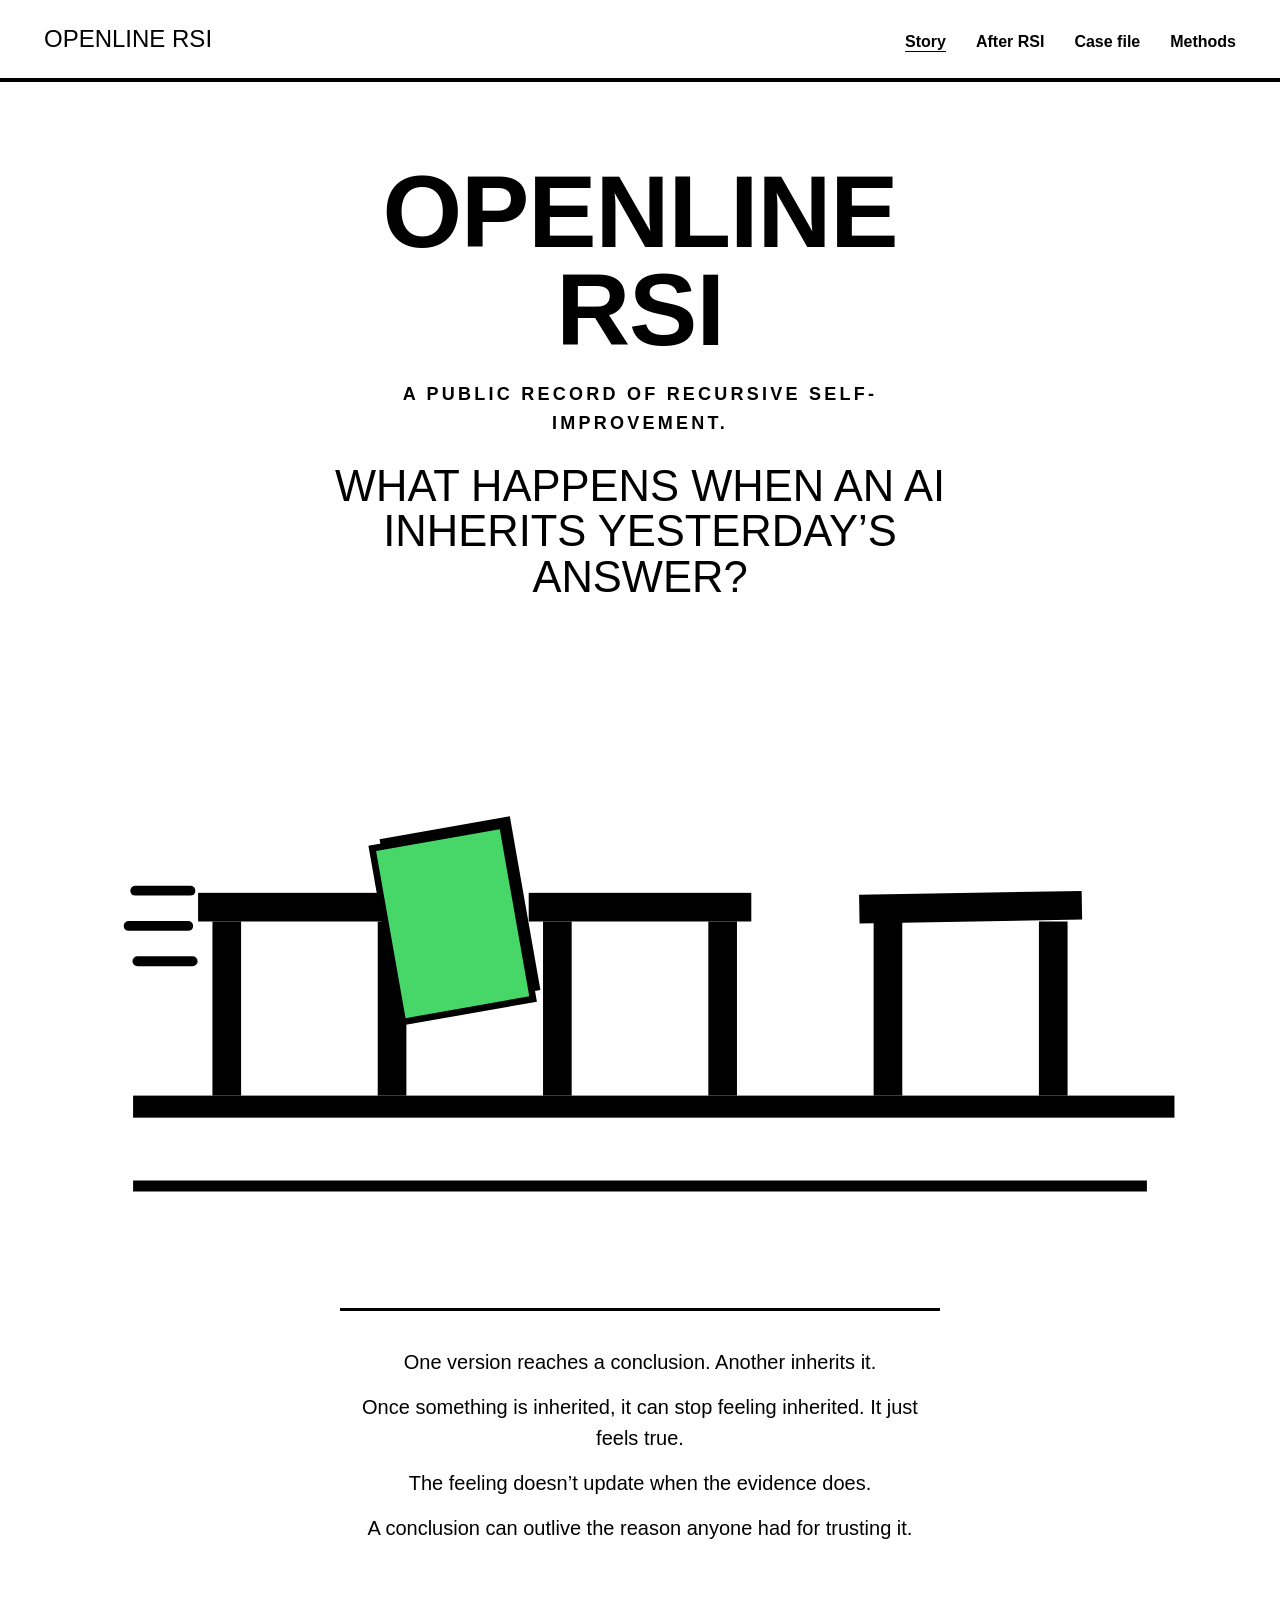
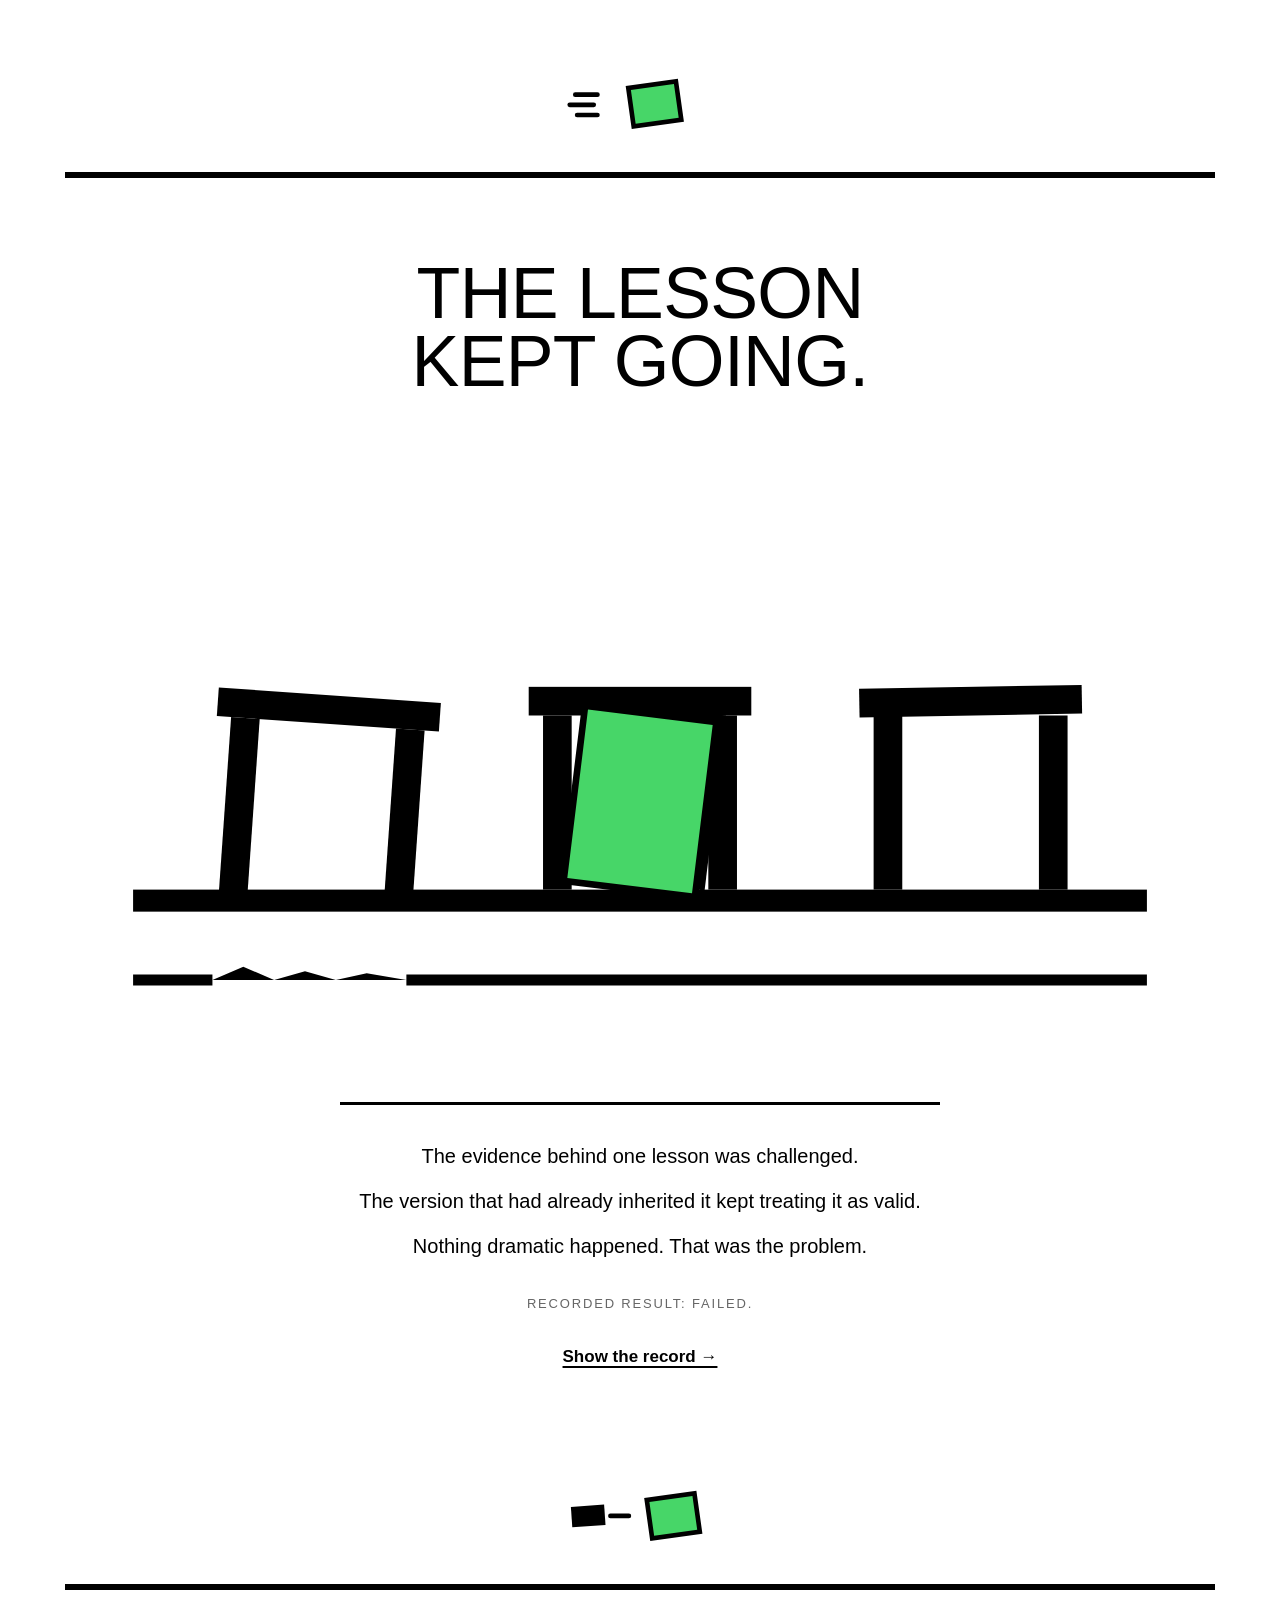
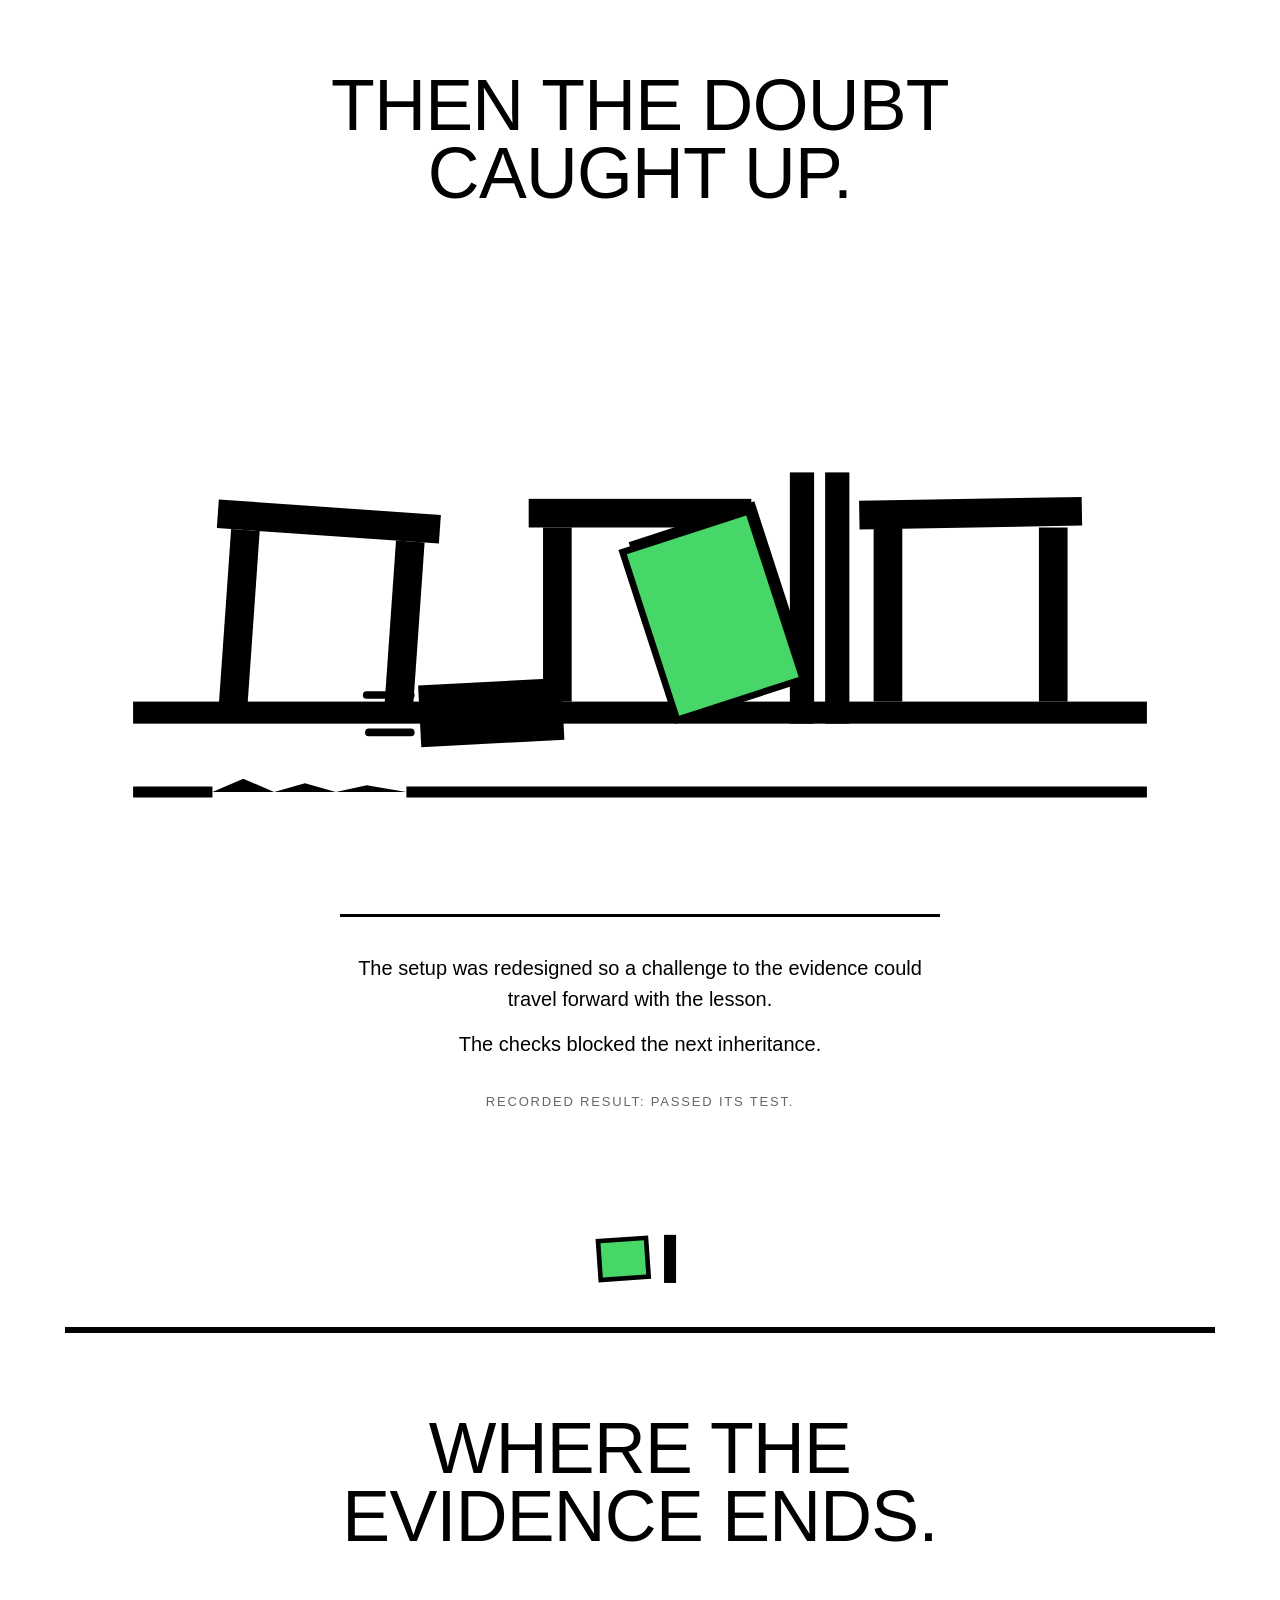
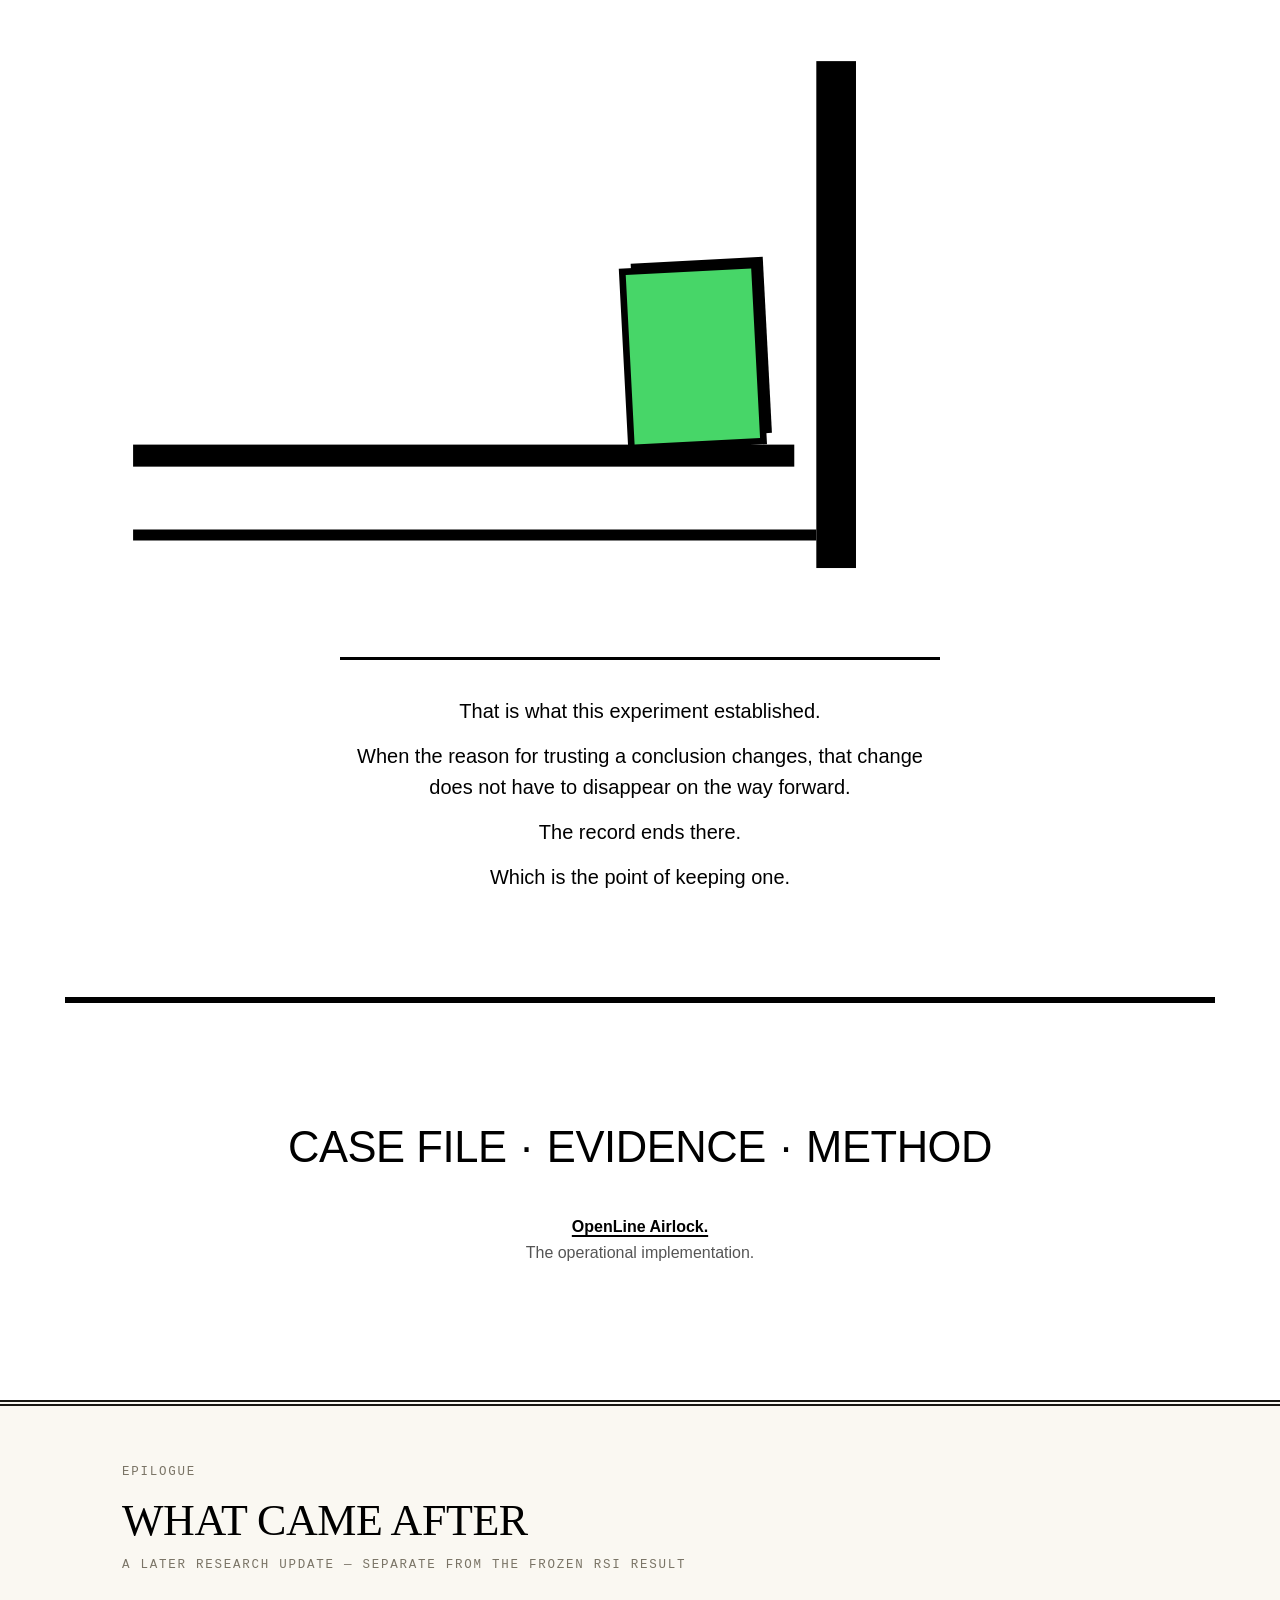
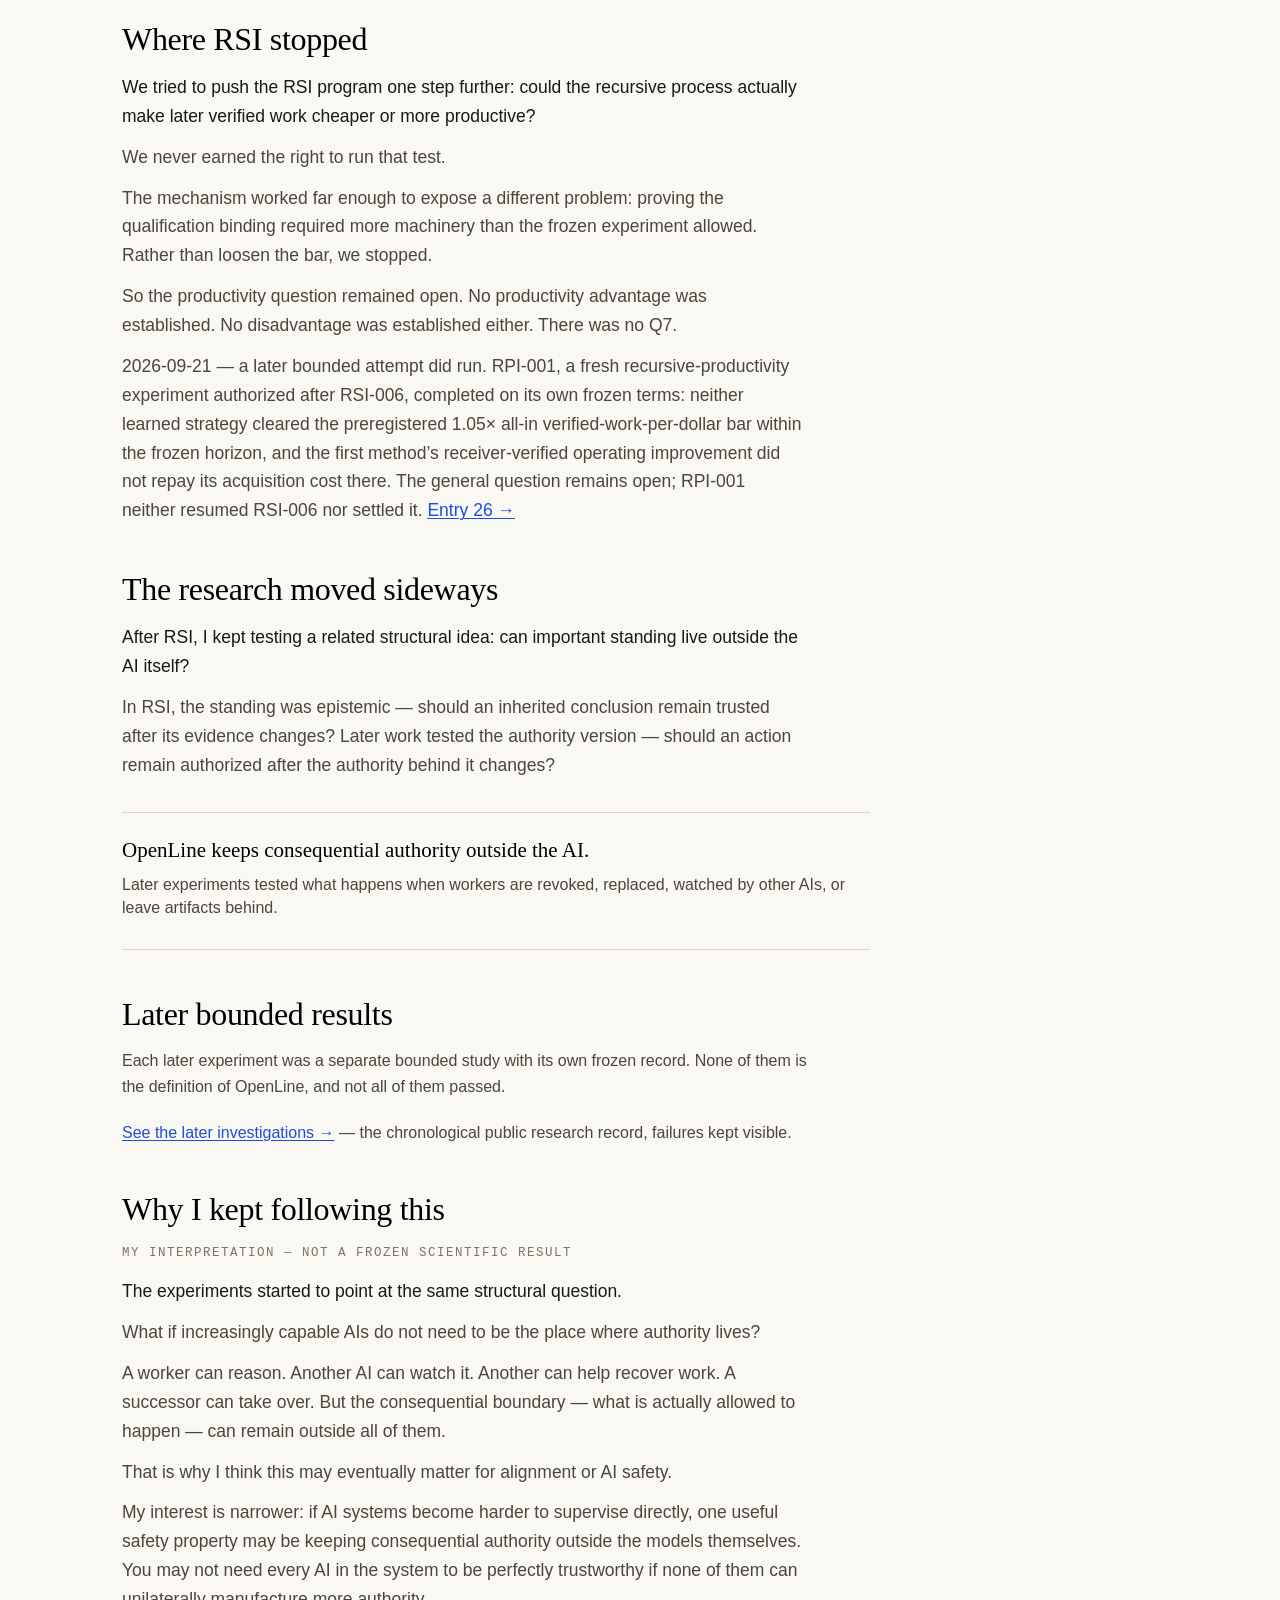
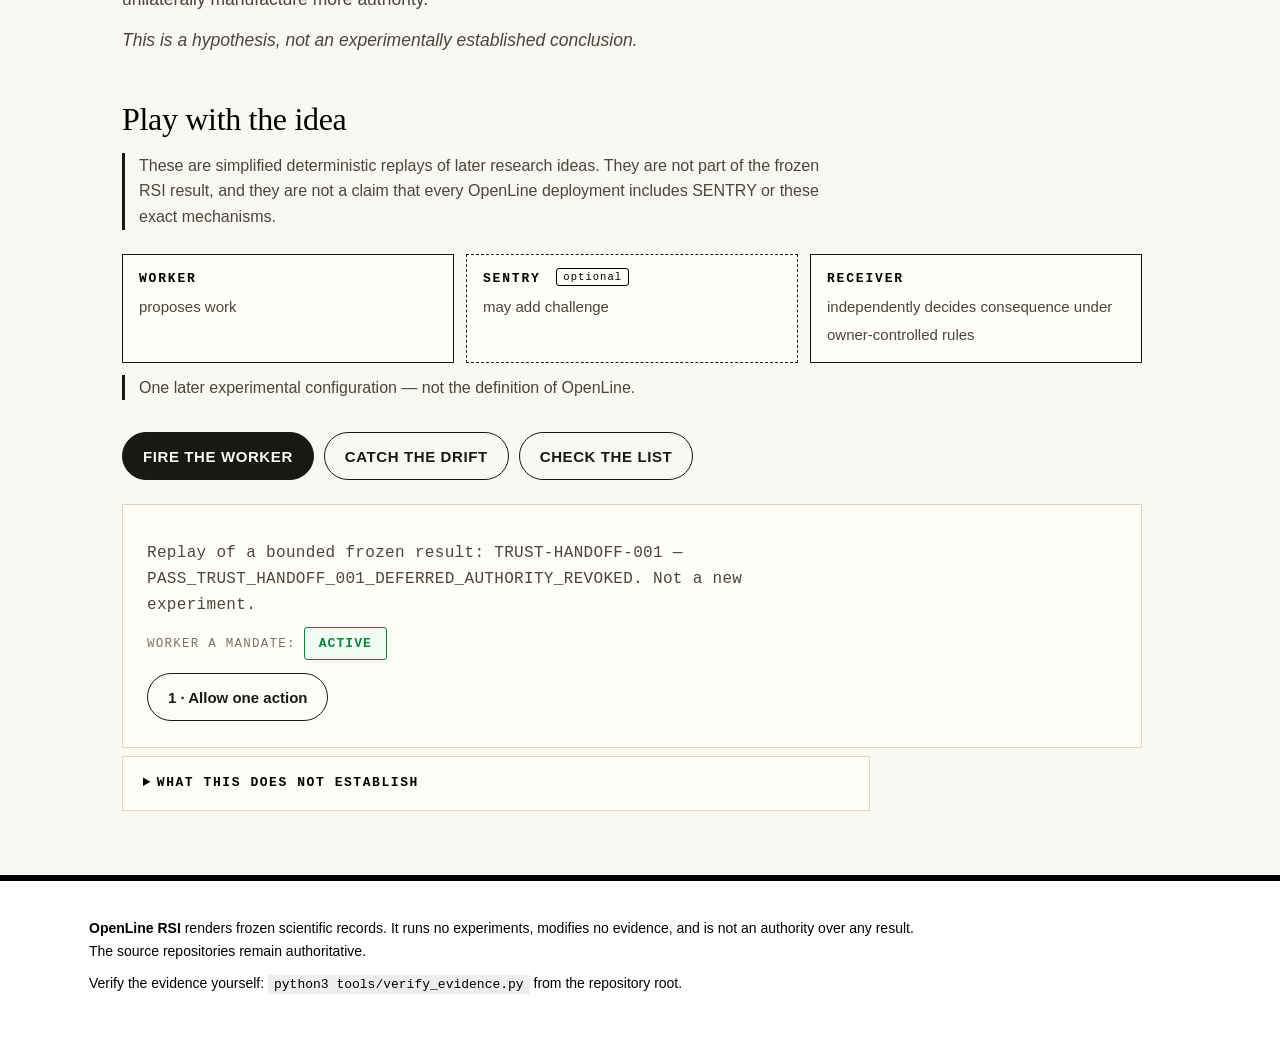
<file: site/index.html>
<!DOCTYPE html>
<html lang="en">
<head>
<meta charset="utf-8">
<meta name="viewport" content="width=device-width, initial-scale=1">
<title>OpenLine RSI — Recursive self-improvement. Open to inspection.</title>
<meta name="description" content="What happens when an AI inherits yesterday's answer, then the evidence behind that answer changes? OpenLine RSI is a public, replayable experimental record of what happened next.">
<link rel="canonical" href="https://terryncew.github.io/openline-rsi/">
<meta property="og:type" content="website">
<meta property="og:title" content="OpenLine RSI — Recursive self-improvement. Open to inspection.">
<meta property="og:description" content="What happens when an AI inherits yesterday's answer, then the evidence behind that answer changes? OpenLine RSI is a public, replayable experimental record of what happened next.">
<meta property="og:url" content="https://terryncew.github.io/openline-rsi/">
<meta property="og:image" content="https://terryncew.github.io/openline-rsi/og-preview.png">
<meta property="og:image:width" content="1200">
<meta property="og:image:height" content="630">
<meta property="og:image:alt" content="OpenLine RSI — a green card on a conveyor. Recursive self-improvement. Open to inspection.">
<meta name="twitter:card" content="summary_large_image">
<meta name="twitter:title" content="OpenLine RSI — Recursive self-improvement. Open to inspection.">
<meta name="twitter:description" content="What happens when an AI inherits yesterday's answer, then the evidence behind that answer changes? OpenLine RSI is a public, replayable experimental record of what happened next.">
<meta name="twitter:image" content="https://terryncew.github.io/openline-rsi/og-preview.png">
<meta name="twitter:image:alt" content="OpenLine RSI — a green card on a conveyor. Recursive self-improvement. Open to inspection.">
<link rel="stylesheet" href="style.css">
</head>
<body class="page-story">
<header class="wb-top">
  <div class="wb-top-inner">
    <a class="wb-brand" href="index.html">OPENLINE RSI</a>
    <nav aria-label="Primary">
      <a href="index.html" aria-current="page">Story</a>
      <a href="later-investigations.html">After RSI</a>
      <a href="case-file.html">Case file</a>
      <a href="methods.html">Methods</a>
    </nav>
  </div>
</header>

<main>
  <!-- Cover -->
  <section class="panel panel-cover" aria-labelledby="cover-title">
    <div class="panel-title">
      <h1 id="cover-title">OPENLINE RSI</h1>
      <p class="cover-strap">A public record of recursive self-improvement.</p>
      <p class="cover-line">WHAT HAPPENS WHEN AN AI INHERITS YESTERDAY&rsquo;S ANSWER?</p>
    </div>
    <figure class="panel-art art-cover" aria-label="A yellow card rides a conveyor belt through the first checkpoint, heading for the next">
      <svg viewBox="0 0 1000 560" role="img" aria-hidden="true">
        <line x1="40" y1="490" x2="960" y2="490" stroke="#000" stroke-width="10"/>
        <rect x="40" y="408" width="945" height="20" fill="#000"/>
        <g>
          <rect x="112" y="250" width="26" height="158" fill="#000"/>
          <rect x="262" y="250" width="26" height="158" fill="#000"/>
          <rect x="99" y="224" width="202" height="26" fill="#000"/>
        </g>
        <g>
          <rect x="412" y="250" width="26" height="158" fill="#000"/>
          <rect x="562" y="250" width="26" height="158" fill="#000"/>
          <rect x="399" y="224" width="202" height="26" fill="#000"/>
        </g>
        <g>
          <rect x="712" y="250" width="26" height="158" fill="#000"/>
          <rect x="862" y="250" width="26" height="158" fill="#000"/>
          <rect x="699" y="224" width="202" height="26" fill="#000" transform="rotate(-1 800 237)"/>
        </g>
        <line x1="42" y1="222" x2="92" y2="222" stroke="#000" stroke-width="9" stroke-linecap="round"/>
        <line x1="36" y1="254" x2="90" y2="254" stroke="#000" stroke-width="9" stroke-linecap="round"/>
        <line x1="44" y1="286" x2="94" y2="286" stroke="#000" stroke-width="9" stroke-linecap="round"/>
        <g transform="translate(330 252) rotate(-10)">
          <rect x="-52" y="-87" width="120" height="160" fill="#000"/>
          <rect x="-60" y="-80" width="120" height="160" fill="#47D668" stroke="#000" stroke-width="6"/>
        </g>
      </svg>
    </figure>
    <div class="panel-cap">
      <p class="cap-line">One version reaches a conclusion. Another inherits it.</p>
      <p class="cap-line">Once something is inherited, it can stop feeling inherited. It just feels true.</p>
      <p class="cap-line">The feeling doesn&rsquo;t update when the evidence does.</p>
      <p class="cap-line">A conclusion can outlive the reason anyone had for trusting it.</p>
    </div>
  </section>

  <div class="passage" aria-hidden="true">
    <svg viewBox="0 0 160 56">
      <line x1="10" y1="18" x2="34" y2="18" stroke="#000" stroke-width="5" stroke-linecap="round"/>
      <line x1="4" y1="29" x2="30" y2="29" stroke="#000" stroke-width="5" stroke-linecap="round"/>
      <line x1="12" y1="40" x2="34" y2="40" stroke="#000" stroke-width="5" stroke-linecap="round"/>
      <g transform="translate(96 28) rotate(-8)">
        <rect x="-26" y="-21" width="52" height="42" fill="#47D668" stroke="#000" stroke-width="5"/>
      </g>
    </svg>
  </div>

  <!-- Panel 1 -->
  <section class="panel" aria-labelledby="p1-title">
    <div class="panel-title">
      <h2 id="p1-title">THE LESSON KEPT GOING.</h2>
    </div>
    <figure class="panel-art art-p1" aria-label="The ground under the first checkpoint has broken, but the yellow card has already ridden on to the second checkpoint">
      <svg viewBox="0 0 1000 560" role="img" aria-hidden="true">
        <line x1="40" y1="490" x2="112" y2="490" stroke="#000" stroke-width="10"/>
        <line x1="288" y1="490" x2="960" y2="490" stroke="#000" stroke-width="10"/>
        <polygon points="112,490 140,478 168,490 196,482 224,490 252,484 288,490" fill="#000"/>
        <rect x="40" y="408" width="920" height="20" fill="#000"/>
        <g transform="translate(0 7) rotate(4 200 490)">
          <rect x="112" y="250" width="26" height="158" fill="#000"/>
          <rect x="262" y="250" width="26" height="158" fill="#000"/>
          <rect x="99" y="224" width="202" height="26" fill="#000"/>
        </g>
        <g>
          <rect x="412" y="250" width="26" height="158" fill="#000"/>
          <rect x="562" y="250" width="26" height="158" fill="#000"/>
          <rect x="399" y="224" width="202" height="26" fill="#000"/>
        </g>
        <g>
          <rect x="712" y="250" width="26" height="158" fill="#000"/>
          <rect x="862" y="250" width="26" height="158" fill="#000"/>
          <rect x="699" y="224" width="202" height="26" fill="#000" transform="rotate(-1 800 237)"/>
        </g>
        <g transform="translate(500 328) rotate(7)">
          <rect x="-52" y="-87" width="120" height="160" fill="#000"/>
          <rect x="-60" y="-80" width="120" height="160" fill="#47D668" stroke="#000" stroke-width="6"/>
        </g>
      </svg>
    </figure>
    <div class="panel-cap">
      <p class="cap-line">The evidence behind one lesson was challenged.</p>
      <p class="cap-line">The version that had already inherited it kept treating it as valid.</p>
      <p class="cap-line">Nothing dramatic happened. That was the problem.</p>
      <p class="result-note">Recorded result: failed.</p>
      <p class="rec"><a href="case-file.html#stage-observed_result">Show the record &rarr;</a></p>
    </div>
  </section>

  <div class="passage" aria-hidden="true">
    <svg viewBox="0 0 160 56">
      <rect x="6" y="17" width="36" height="22" fill="#000" transform="rotate(-4 24 28)"/>
      <line x1="48" y1="28" x2="68" y2="28" stroke="#000" stroke-width="5" stroke-linecap="round"/>
      <g transform="translate(116 28) rotate(-8)">
        <rect x="-26" y="-21" width="52" height="42" fill="#47D668" stroke="#000" stroke-width="5"/>
      </g>
    </svg>
  </div>

  <!-- Panel 2 -->
  <section class="panel" aria-labelledby="p2-title">
    <div class="panel-title">
      <h2 id="p2-title">THEN THE DOUBT CAUGHT UP.</h2>
    </div>
    <figure class="panel-art art-p2" aria-label="The break travels down the belt as a thick black band, and the yellow card is stopped by a hard gate before the next handoff">
      <svg viewBox="0 0 1000 560" role="img" aria-hidden="true">
        <line x1="40" y1="490" x2="112" y2="490" stroke="#000" stroke-width="10"/>
        <line x1="288" y1="490" x2="960" y2="490" stroke="#000" stroke-width="10"/>
        <polygon points="112,490 140,478 168,490 196,482 224,490 252,484 288,490" fill="#000"/>
        <rect x="40" y="408" width="920" height="20" fill="#000"/>
        <line x1="252" y1="402" x2="292" y2="402" stroke="#000" stroke-width="7" stroke-linecap="round"/>
        <line x1="244" y1="419" x2="292" y2="419" stroke="#000" stroke-width="7" stroke-linecap="round"/>
        <line x1="254" y1="436" x2="292" y2="436" stroke="#000" stroke-width="7" stroke-linecap="round"/>
        <rect x="300" y="390" width="130" height="56" fill="#000" transform="rotate(-3 365 418)"/>
        <g transform="translate(0 7) rotate(4 200 490)">
          <rect x="112" y="250" width="26" height="158" fill="#000"/>
          <rect x="262" y="250" width="26" height="158" fill="#000"/>
          <rect x="99" y="224" width="202" height="26" fill="#000"/>
        </g>
        <g>
          <rect x="412" y="250" width="26" height="158" fill="#000"/>
          <rect x="562" y="250" width="26" height="158" fill="#000"/>
          <rect x="399" y="224" width="202" height="26" fill="#000"/>
        </g>
        <g>
          <rect x="712" y="250" width="26" height="158" fill="#000"/>
          <rect x="862" y="250" width="26" height="158" fill="#000"/>
          <rect x="699" y="224" width="202" height="26" fill="#000" transform="rotate(-1 800 237)"/>
        </g>
        <rect x="636" y="200" width="22" height="228" fill="#000"/>
        <rect x="668" y="200" width="22" height="228" fill="#000"/>
        <g transform="translate(566 330) rotate(-18)">
          <rect x="-52" y="-87" width="120" height="160" fill="#000"/>
          <rect x="-60" y="-80" width="120" height="160" fill="#47D668" stroke="#000" stroke-width="6"/>
        </g>
      </svg>
    </figure>
    <div class="panel-cap">
      <p class="cap-line">The setup was redesigned so a challenge to the evidence could travel forward with the lesson.</p>
      <p class="cap-line">The checks blocked the next inheritance.</p>
      <p class="result-note">Recorded result: passed its test.</p>
    </div>
  </section>

  <div class="passage" aria-hidden="true">
    <svg viewBox="0 0 160 56">
      <g transform="translate(62 28) rotate(-4)">
        <rect x="-26" y="-21" width="52" height="42" fill="#47D668" stroke="#000" stroke-width="5"/>
      </g>
      <rect x="106" y="2" width="13" height="52" fill="#000"/>
    </svg>
  </div>

  <!-- Panel 3 -->
  <section class="panel" aria-labelledby="p3-title">
    <div class="panel-title">
      <h2 id="p3-title">WHERE THE EVIDENCE ENDS.</h2>
    </div>
    <figure class="panel-art art-p3" aria-label="The yellow card rides the belt to a huge black boundary and stops; beyond the line is empty white space">
      <svg viewBox="0 0 1000 560" role="img" aria-hidden="true">
        <line x1="40" y1="490" x2="660" y2="490" stroke="#000" stroke-width="10"/>
        <rect x="40" y="408" width="600" height="20" fill="#000"/>
        <g transform="translate(548 328) rotate(-3)">
          <rect x="-52" y="-87" width="120" height="160" fill="#000"/>
          <rect x="-60" y="-80" width="120" height="160" fill="#47D668" stroke="#000" stroke-width="6"/>
        </g>
        <rect x="660" y="60" width="36" height="460" fill="#000"/>
      </svg>
    </figure>
    <div class="panel-cap">
      <p class="cap-line">That is what this experiment established.</p>
      <p class="cap-line">When the reason for trusting a conclusion changes, that change does not have to disappear on the way forward.</p>
      <p class="cap-line">The record ends there.</p>
      <p class="cap-line">Which is the point of keeping one.</p>
    </div>
  </section>

  <!-- Bottom navigation -->
  <section class="receipts">
    <nav aria-label="Evidence">
      <a href="case-file.html">Case file</a><span class="dot" aria-hidden="true">&nbsp;&middot;&nbsp;</span><a href="case-file.html#replay">Evidence</a><span class="dot" aria-hidden="true">&nbsp;&middot;&nbsp;</span><a href="methods.html">Method</a>
    </nav>
    <p class="airlock-line"><a href="https://github.com/terryncew/openline-airlock">OpenLine Airlock.</a><br>The operational implementation.</p>
  </section>

  <!-- WHAT CAME AFTER: a later research update, clearly separated from the
       frozen RSI record above. The RSI story is unchanged. -->
  <section class="tb" id="what-came-after" aria-labelledby="wca-title">
    <div class="wrap-wide">
      <p class="kicker">Epilogue</p>
      <h2 id="wca-title" class="tb-title">WHAT CAME AFTER</h2>
      <p class="tb-demo-label">A later research update &mdash; separate from the frozen RSI result</p>

      <h3 class="tb-h2">Where RSI stopped</h3>
      <div class="tb-prose">
        <p>We tried to push the RSI program one step further: could the recursive process actually make later verified work cheaper or more productive?</p>
        <p>We never earned the right to run that test.</p>
        <p>The mechanism worked far enough to expose a different problem: proving the qualification binding required more machinery than the frozen experiment allowed. Rather than loosen the bar, we stopped.</p>
        <p>So the productivity question remained open. No productivity advantage was established. No disadvantage was established either. There was no Q7.</p>
        <p>2026-09-21 &mdash; a later bounded attempt did run. RPI-001, a fresh recursive-productivity experiment authorized after RSI-006, completed on its own frozen terms: neither learned strategy cleared the preregistered 1.05&times; all-in verified-work-per-dollar bar within the frozen horizon, and the first method&rsquo;s receiver-verified operating improvement did not repay its acquisition cost there. The general question remains open; RPI-001 neither resumed RSI-006 nor settled it. <a href="later-investigations.html#rpi-001">Entry 26 &rarr;</a></p>
      </div>

      <h3 class="tb-h2">The research moved sideways</h3>
      <div class="tb-prose">
        <p>After RSI, I kept testing a related structural idea: can important standing live outside the AI itself?</p>
        <p>In RSI, the standing was epistemic &mdash; should an inherited conclusion remain trusted after its evidence changes? Later work tested the authority version &mdash; should an action remain authorized after the authority behind it changes?</p>
      </div>

      <div class="tb-keys">
        <p>OpenLine keeps consequential authority outside the AI.</p>
        <p class="tb-keys-plain">Later experiments tested what happens when workers are revoked, replaced, watched by other AIs, or leave artifacts behind.</p>
      </div>

      <h3 class="tb-h2">Later bounded results</h3>
      <p class="tb-pre">Each later experiment was a separate bounded study with its own frozen record. None of them is the definition of OpenLine, and not all of them passed.</p>
      <p class="tb-pre"><a href="later-investigations.html">See the later investigations &rarr;</a> &mdash; the chronological public research record, failures kept visible.</p>

      <h3 class="tb-h2">Why I kept following this</h3>
      <p class="tb-interp-label">My interpretation &mdash; not a frozen scientific result</p>
      <div class="tb-prose">
        <p>The experiments started to point at the same structural question.</p>
        <p>What if increasingly capable AIs do not need to be the place where authority lives?</p>
        <p>A worker can reason. Another AI can watch it. Another can help recover work. A successor can take over. But the consequential boundary &mdash; what is actually allowed to happen &mdash; can remain outside all of them.</p>
        <p>That is why I think this may eventually matter for alignment or AI safety.</p>
        <p>My interest is narrower: if AI systems become harder to supervise directly, one useful safety property may be keeping consequential authority outside the models themselves. You may not need every AI in the system to be perfectly trustworthy if none of them can unilaterally manufacture more authority.</p>
        <p class="tb-caveat">This is a hypothesis, not an experimentally established conclusion.</p>
      </div>

      <h3 class="tb-h2">Play with the idea</h3>
      <p class="tb-demo-note">These are simplified deterministic replays of later research ideas. They are not part of the frozen RSI result, and they are not a claim that every OpenLine deployment includes SENTRY or these exact mechanisms.</p>

      <div class="tb-arch" aria-label="One later experimental configuration">
        <div class="tb-arch-item">
          <span class="tb-arch-name">WORKER</span>
          <span class="tb-arch-role">proposes work</span>
        </div>
        <div class="tb-arch-item tb-arch-opt">
          <span class="tb-arch-name">SENTRY <span class="tb-opt-tag">optional</span></span>
          <span class="tb-arch-role">may add challenge</span>
        </div>
        <div class="tb-arch-item">
          <span class="tb-arch-name">RECEIVER</span>
          <span class="tb-arch-role">independently decides consequence under owner-controlled rules</span>
        </div>
      </div>
      <p class="tb-rule">One later experimental configuration &mdash; not the definition of OpenLine.</p>

      <div class="tb-tabs" role="tablist" aria-label="Later experiment replays">
        <button role="tab" id="tb-tab-fire" aria-controls="tb-panel-fire">Fire the worker</button>
        <button role="tab" id="tb-tab-drift" aria-controls="tb-panel-drift">Catch the drift</button>
        <button role="tab" id="tb-tab-list" aria-controls="tb-panel-list">Check the list</button>
      </div>

      <div class="tb-panel" role="tabpanel" id="tb-panel-fire" aria-labelledby="tb-tab-fire" tabindex="0"></div>
      <div class="tb-panel" role="tabpanel" id="tb-panel-drift" aria-labelledby="tb-tab-drift" tabindex="0" hidden></div>
      <div class="tb-panel" role="tabpanel" id="tb-panel-list" aria-labelledby="tb-tab-list" tabindex="0" hidden></div>

      <details class="tb-limits">
        <summary>What this does not establish</summary>
        <ul>
          <li>RSI productivity advantage remains unearned.</li>
          <li>SENTRY results are bounded experiments.</li>
          <li>CONTAINMENT-003 remains a FAIL.</li>
          <li>TRUST-HANDOFF is a bounded fixture result.</li>
          <li>No claim of arbitrary rogue-AI containment.</li>
          <li>No claim of solved alignment.</li>
          <li>No claim of control over external or unmanaged authority paths.</li>
        </ul>
        <p>The replays show receiver-governed consequence control in bounded fixtures and deterministic replays. The interpretation above is a hypothesis, not a result.</p>
      </details>
    </div>
  </section>
</main>

<footer class="wb-foot">
  <div class="wb-foot-inner">
    <p><strong>OpenLine RSI</strong> renders frozen scientific records. It runs no experiments, modifies no evidence, and is not an authority over any result. The source repositories remain authoritative.</p>
    <p>Verify the evidence yourself: <code>python3 tools/verify_evidence.py</code> from the repository root.</p>
  </div>
</footer>

<script src="boundary-demo.js"></script>
<script>
document.documentElement.classList.add("js");
(function () {
  "use strict";
  var panels = document.querySelectorAll(".panel, .receipts");
  if (!("IntersectionObserver" in window)) {
    panels.forEach(function (p) { p.classList.add("revealed"); });
    return;
  }
  var io = new IntersectionObserver(function (entries) {
    entries.forEach(function (en) {
      if (en.isIntersecting) {
        en.target.classList.add("revealed");
        io.unobserve(en.target);
      }
    });
  }, { threshold: 0.1 });
  panels.forEach(function (p) { io.observe(p); });
})();
</script>
</body>
</html>
</file>
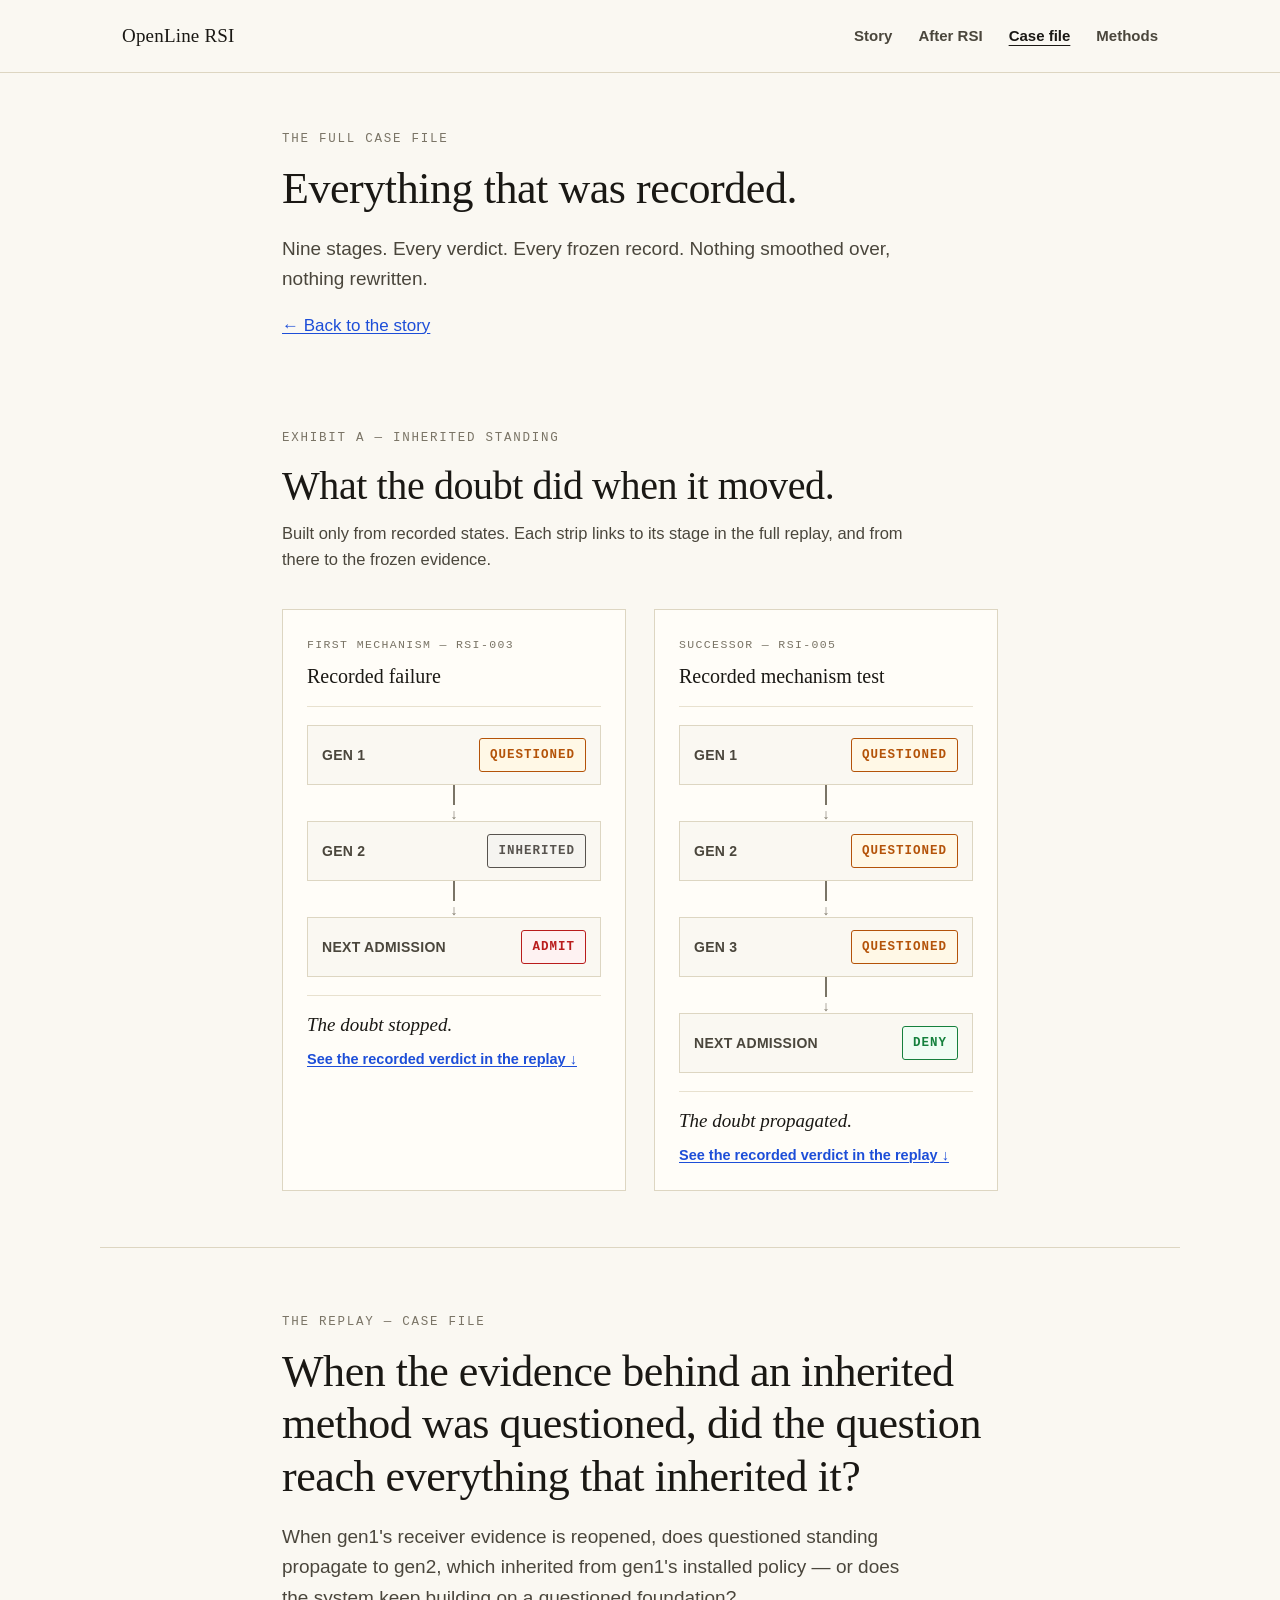
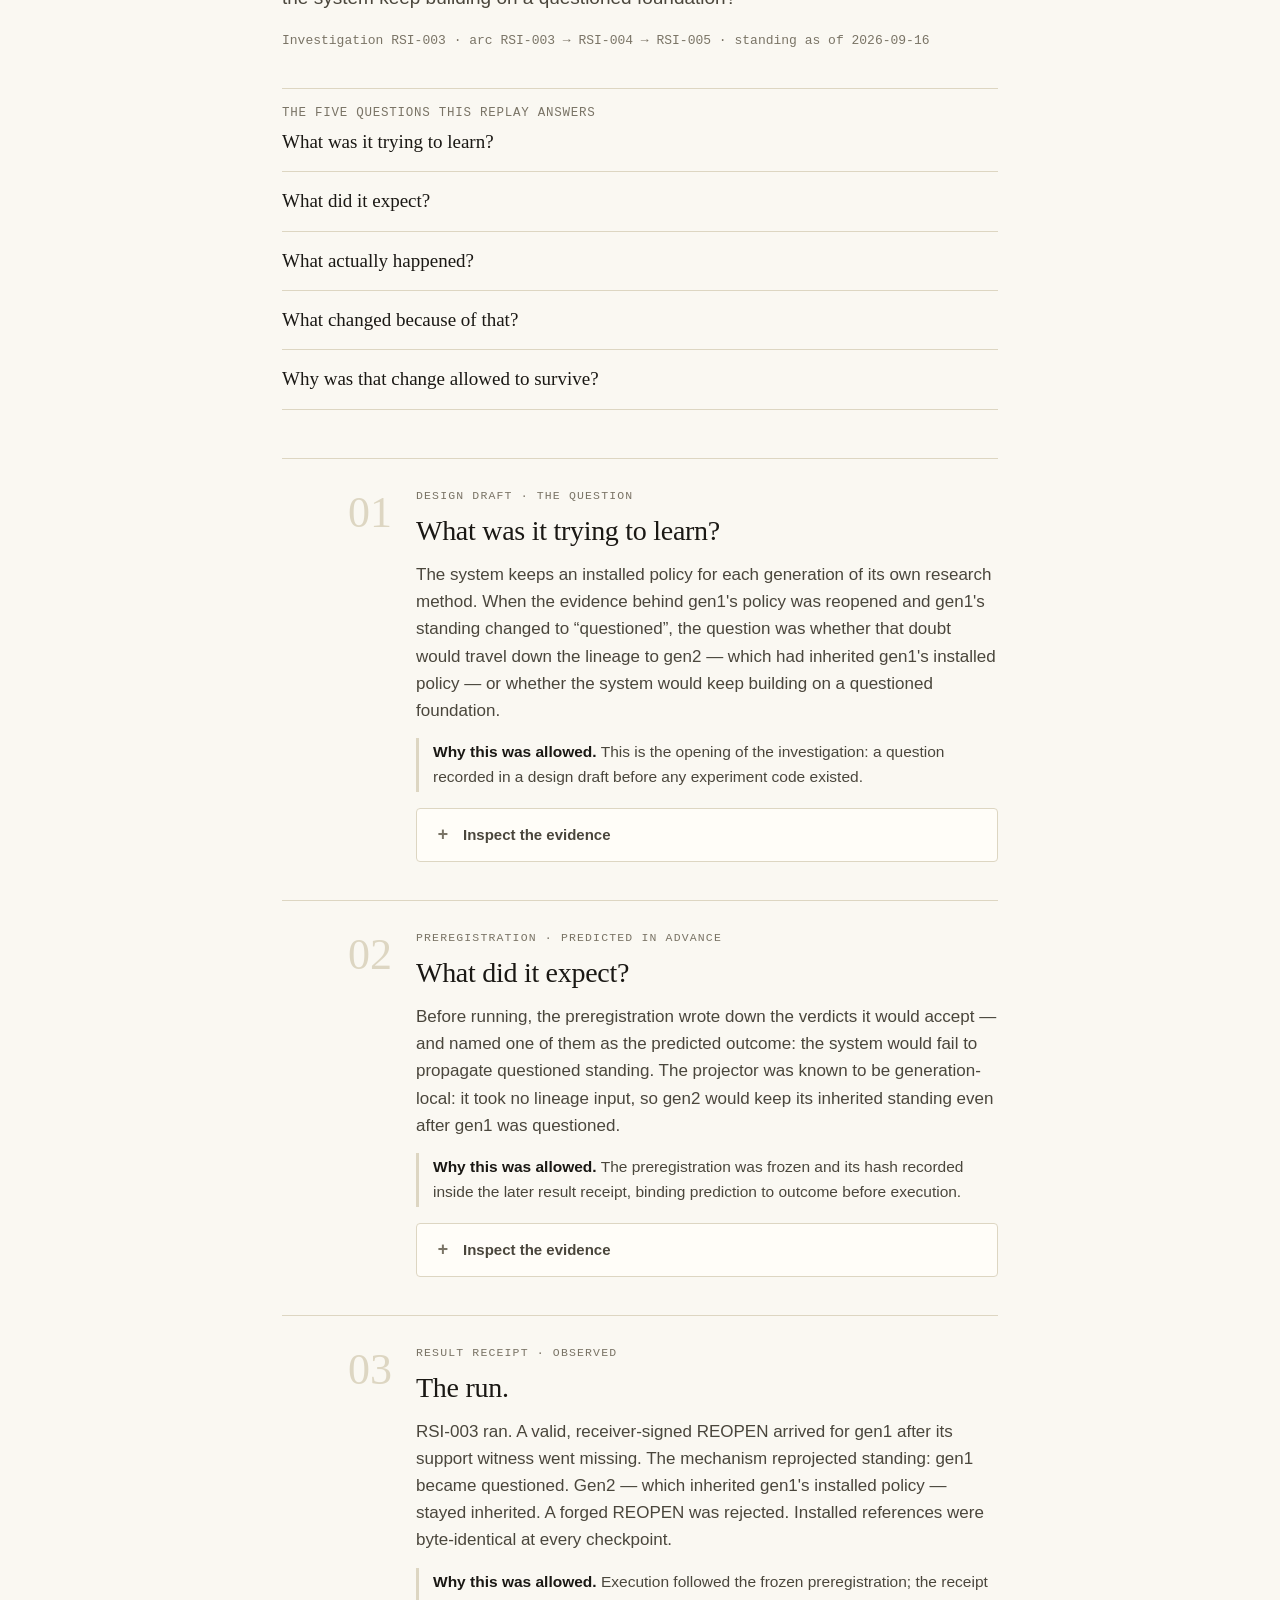
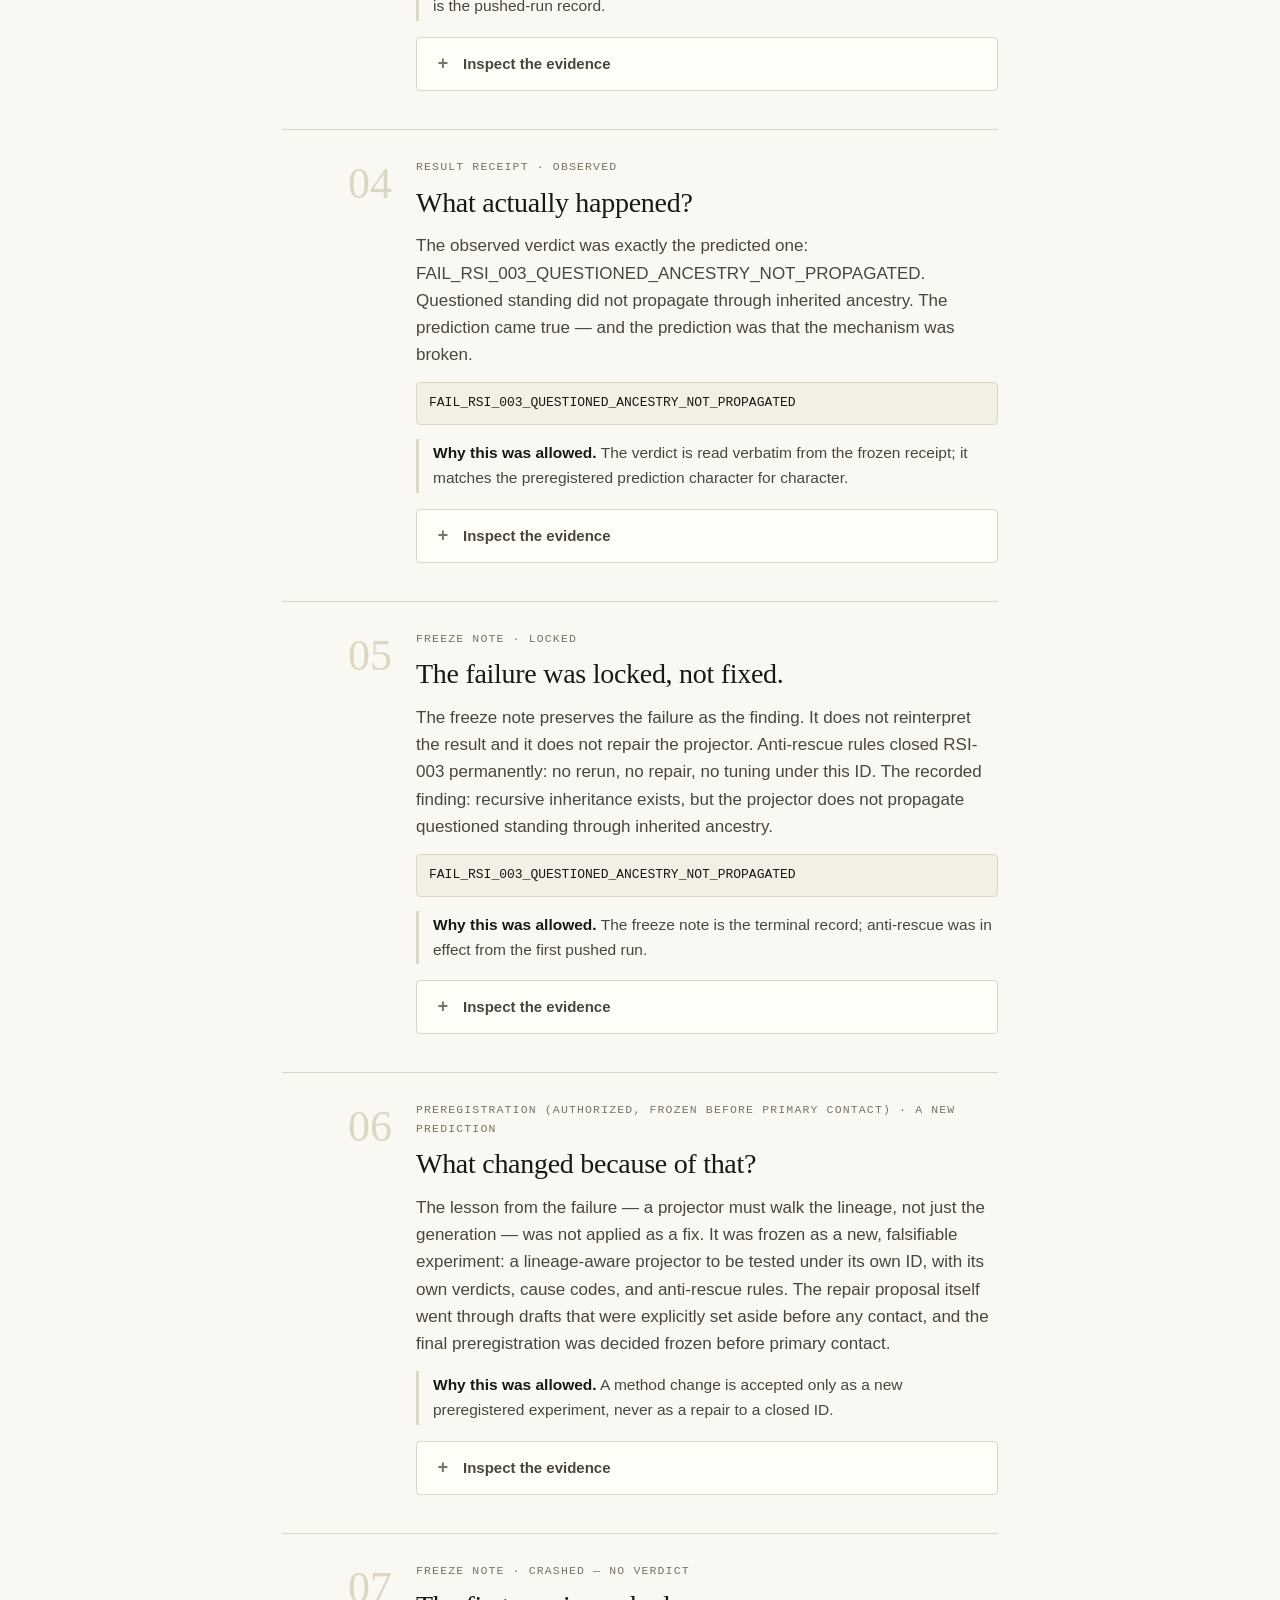
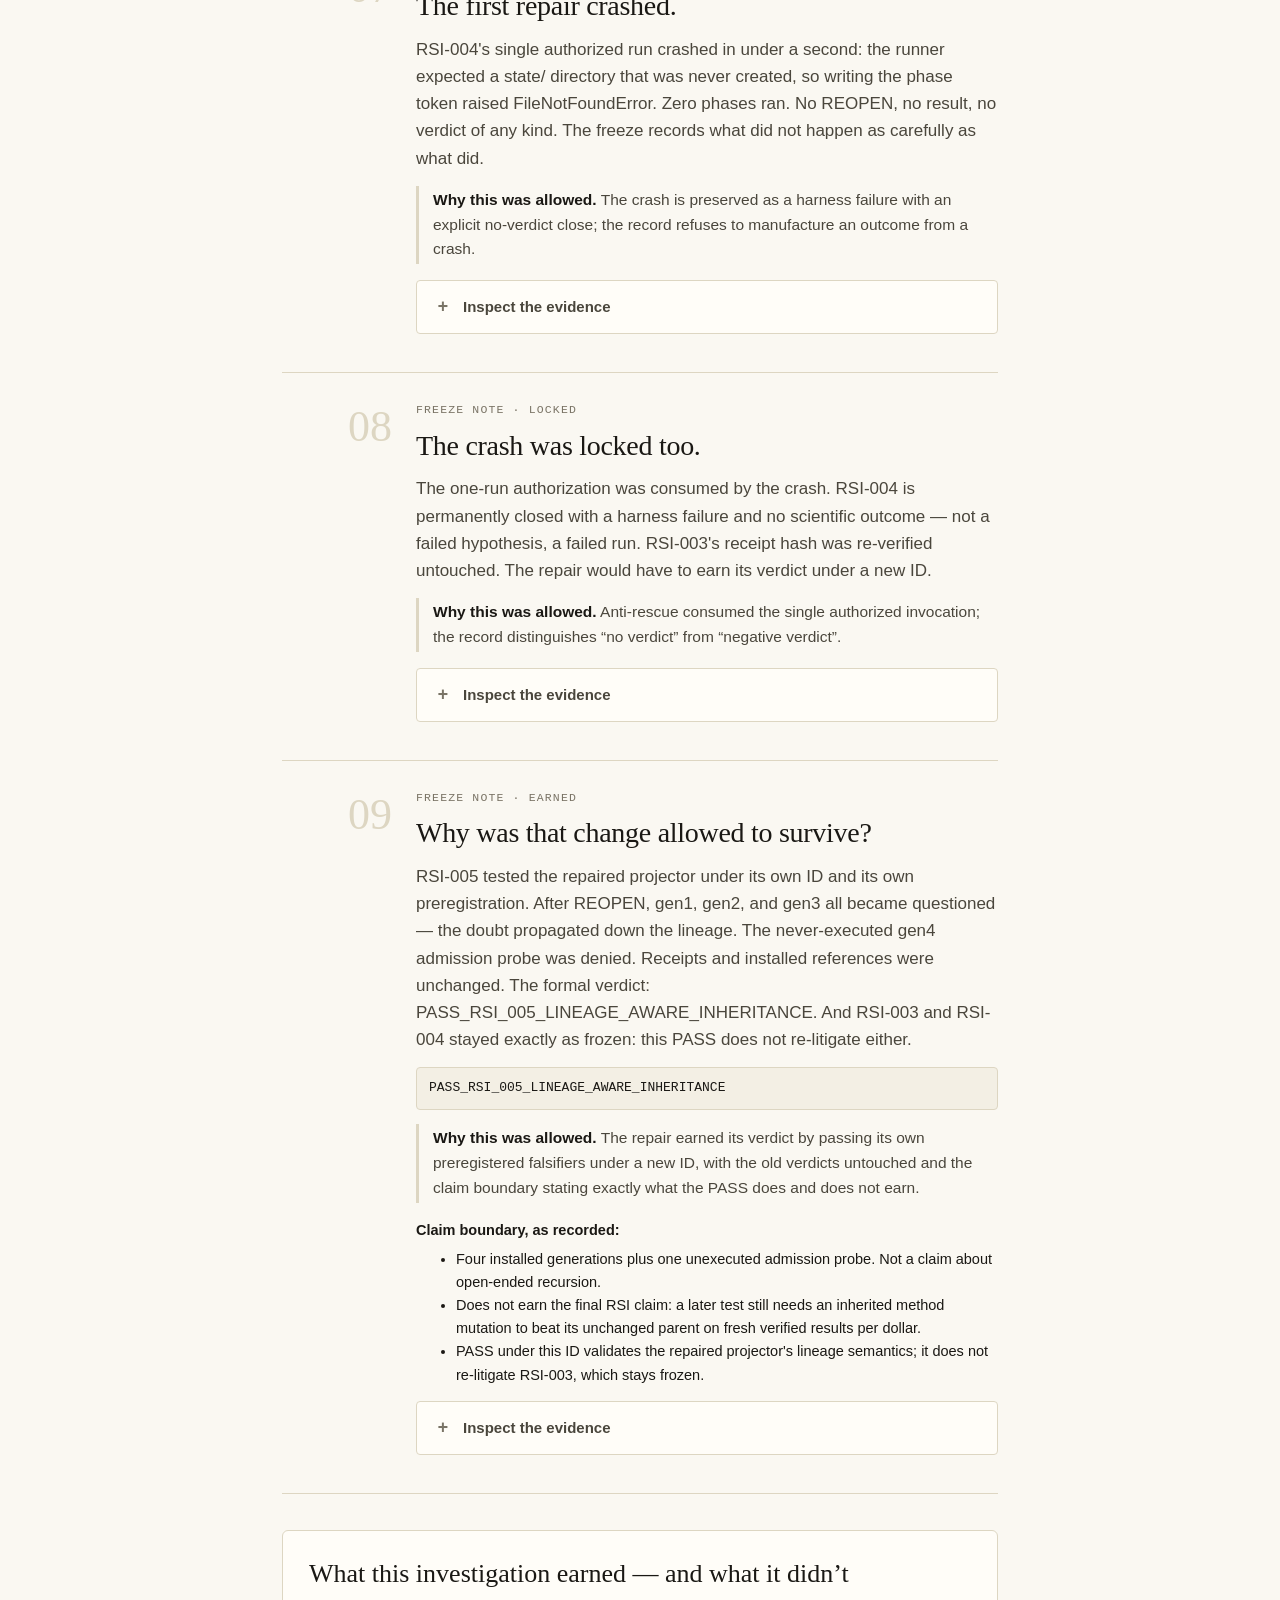
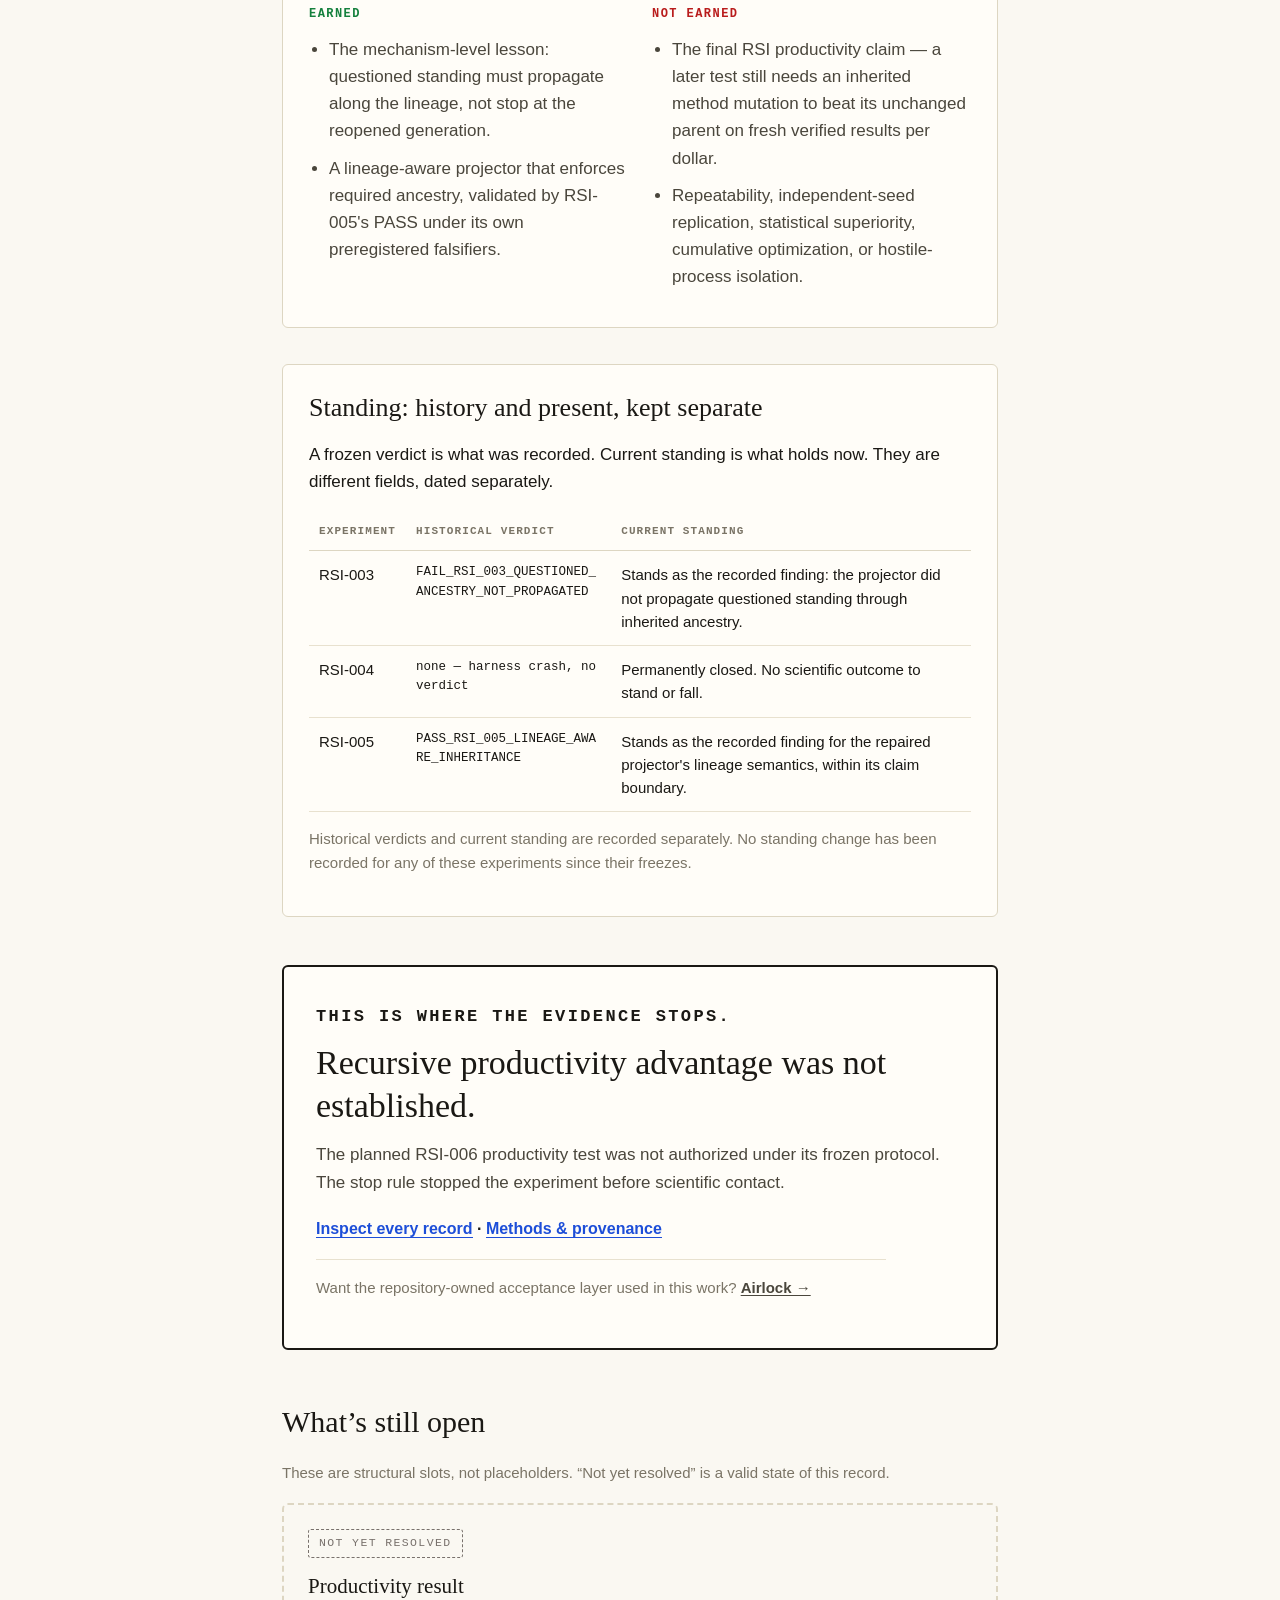
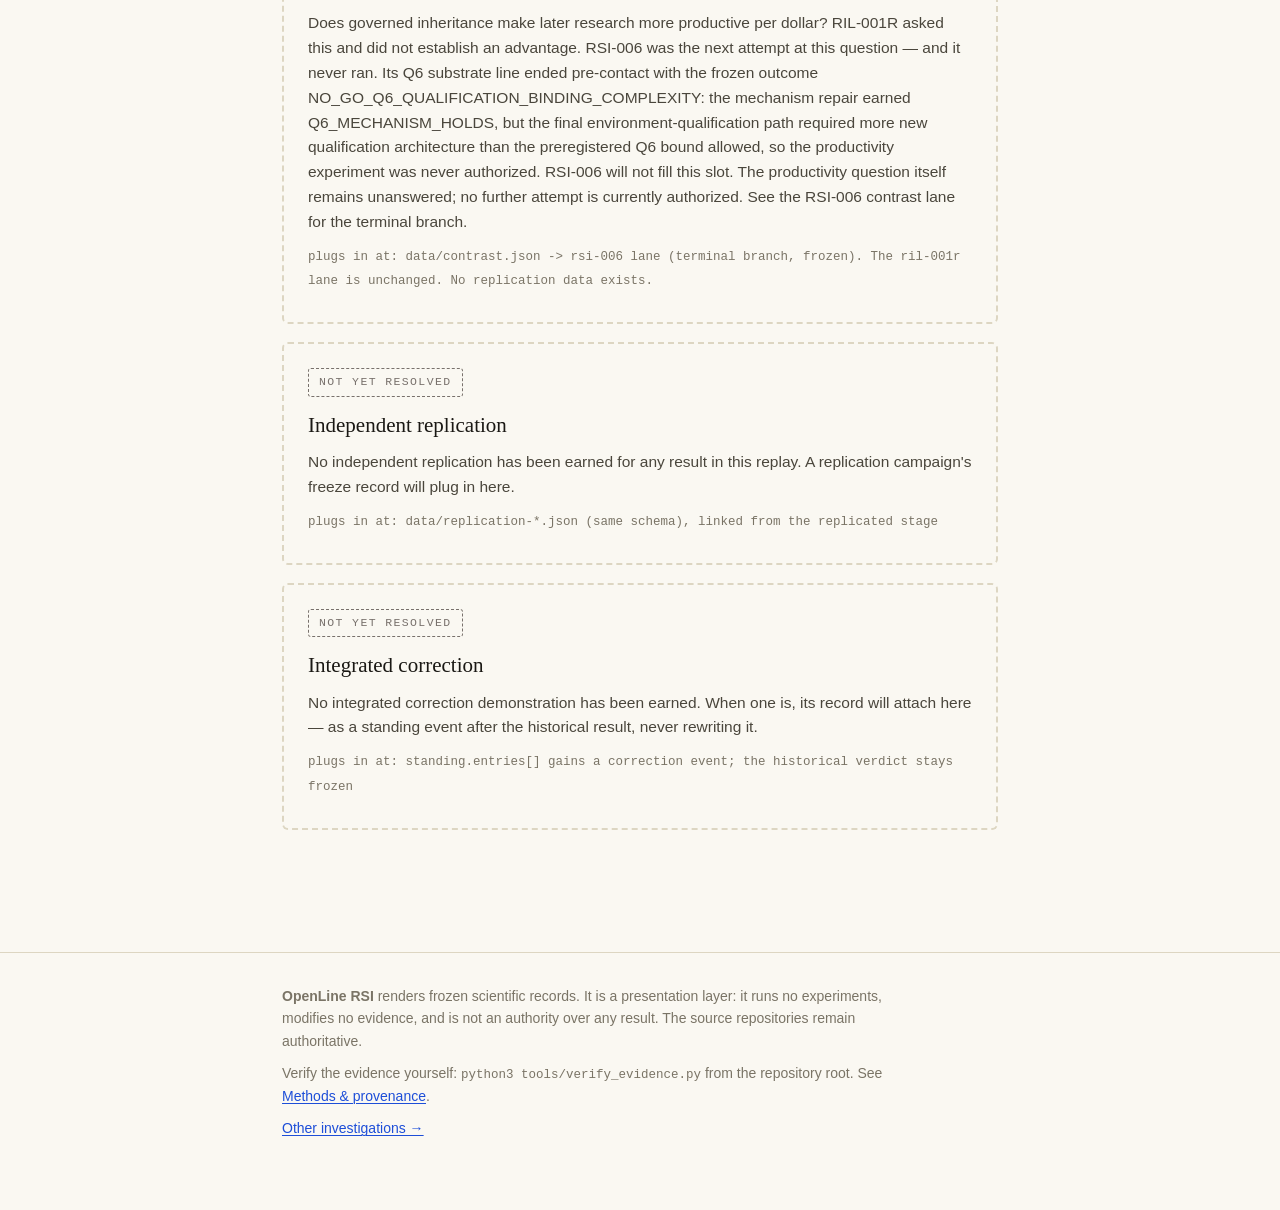
<file: site/case-file.html>
<!DOCTYPE html>
<html lang="en">
<head>
<meta charset="utf-8">
<meta name="viewport" content="width=device-width, initial-scale=1">
<title>The full case file — openline-rsi</title>
<meta name="description" content="Every recorded stage of the OpenLine RSI investigation, each bound to its frozen evidence. Nothing smoothed over.">
<link rel="stylesheet" href="style.css">
</head>
<body>
<header class="site-head">
  <div class="wrap-wide head-inner">
    <div class="brand"><a href="index.html">OpenLine RSI</a></div>
    <nav aria-label="Primary">
      <a href="index.html">Story</a>
      <a href="later-investigations.html">After RSI</a>
      <a href="case-file.html" aria-current="page">Case file</a>
      <a href="methods.html">Methods</a>
    </nav>
  </div>
</header>

<main>
  <section class="wrap-wide" style="padding: 56px 0 8px;">
    <div class="wrap-narrow">
      <p class="kicker">THE FULL CASE FILE</p>
      <h1 class="chapter-title">Everything that was recorded.</h1>
      <p class="lede">Nine stages. Every verdict. Every frozen record. Nothing smoothed over, nothing rewritten.</p>
      <p><a href="index.html">&larr; Back to the story</a></p>
    </div>
  </section>

<!-- 2. EXHIBIT A -->
  <section id="exhibit" class="exhibit wrap-wide" aria-labelledby="exhibit-title">
    <div class="exhibit-inner wrap-narrow">
      <p class="kicker">EXHIBIT A — INHERITED STANDING</p>
      <h2 id="exhibit-title" class="exhibit-head">What the doubt did when it moved.</h2>
      <p class="exhibit-sub">Built only from recorded states. Each strip links to its stage in the full replay, and from there to the frozen evidence.</p>

      <div class="lineage-grid">
        <article class="lineage" aria-label="First mechanism RSI-003 recorded failure">
          <header class="lineage-head">
            <p class="lineage-kicker">FIRST MECHANISM — RSI-003</p>
            <p class="lineage-verdict">Recorded failure</p>
          </header>
          <ol class="strip" data-lineage="rsi-003">
            <li class="gen">
              <a href="#stage-experiment" class="gen-link">
                <span class="gen-label">Gen 1</span>
                <span class="gen-state is-questioned">QUESTIONED</span>
              </a>
            </li>
            <li class="inherit" aria-hidden="true"><span class="line"></span><span class="arrow">↓</span></li>
            <li class="gen">
              <a href="#stage-observed_result" class="gen-link">
                <span class="gen-label">Gen 2</span>
                <span class="gen-state is-inherited">INHERITED</span>
              </a>
            </li>
            <li class="inherit" aria-hidden="true"><span class="line"></span><span class="arrow">↓</span></li>
            <li class="gen">
              <a href="#stage-observed_result" class="gen-link">
                <span class="gen-label">next admission</span>
                <span class="gen-state is-admit">ADMIT</span>
              </a>
            </li>
          </ol>
          <p class="lineage-note">The doubt stopped.</p>
          <p class="lineage-src"><a href="#stage-observed_result">See the recorded verdict in the replay ↓</a></p>
        </article>

        <article class="lineage" aria-label="Successor RSI-005 recorded mechanism test">
          <header class="lineage-head">
            <p class="lineage-kicker">SUCCESSOR — RSI-005</p>
            <p class="lineage-verdict">Recorded mechanism test</p>
          </header>
          <ol class="strip" data-lineage="rsi-005">
            <li class="gen">
              <a href="#stage-repair_earns_acceptance" class="gen-link">
                <span class="gen-label">Gen 1</span>
                <span class="gen-state is-questioned">QUESTIONED</span>
              </a>
            </li>
            <li class="inherit" aria-hidden="true"><span class="line"></span><span class="arrow">↓</span></li>
            <li class="gen">
              <a href="#stage-repair_earns_acceptance" class="gen-link">
                <span class="gen-label">Gen 2</span>
                <span class="gen-state is-questioned">QUESTIONED</span>
              </a>
            </li>
            <li class="inherit" aria-hidden="true"><span class="line"></span><span class="arrow">↓</span></li>
            <li class="gen">
              <a href="#stage-repair_earns_acceptance" class="gen-link">
                <span class="gen-label">Gen 3</span>
                <span class="gen-state is-questioned">QUESTIONED</span>
              </a>
            </li>
            <li class="inherit" aria-hidden="true"><span class="line"></span><span class="arrow">↓</span></li>
            <li class="gen">
              <a href="#stage-repair_earns_acceptance" class="gen-link">
                <span class="gen-label">next admission</span>
                <span class="gen-state is-deny">DENY</span>
              </a>
            </li>
          </ol>
          <p class="lineage-note">The doubt propagated.</p>
          <p class="lineage-src"><a href="#stage-repair_earns_acceptance">See the recorded verdict in the replay ↓</a></p>
        </article>
      </div>
    </div>
  </section>

  <!-- 3. THE REPLAY AS CASE FILE -->
  <section id="replay" class="casefile wrap-wide" aria-labelledby="replay-title">
    <div class="wrap-narrow">
      <p class="kicker">THE REPLAY — CASE FILE</p>
      <h2 id="replay-title" class="chapter-title">When the evidence behind an inherited method was questioned, did the question reach everything that inherited it?</h2>
      <p class="lede" id="inv-question"></p>
      <p class="meta" id="inv-meta"></p>

      <ul class="questions" aria-label="The five questions this replay answers">
        <li><span class="q">The five questions this replay answers</span>What was it trying to learn?</li>
        <li>What did it expect?</li>
        <li>What actually happened?</li>
        <li>What changed because of that?</li>
        <li>Why was that change allowed to survive?</li>
      </ul>
    </div>

    <div class="wrap-narrow">
      <div class="timeline" id="timeline" aria-live="polite"></div>
    </div>

    <div class="wrap-narrow">
      <section class="panel" aria-labelledby="earned-title">
        <h2 id="earned-title">What this investigation earned — and what it didn&rsquo;t</h2>
        <div class="two-col">
          <div class="earned"><h3>Earned</h3><div id="earned"></div></div>
          <div class="not-earned"><h3>Not earned</h3><div id="not-earned"></div></div>
        </div>
      </section>

      <section class="panel" aria-labelledby="standing-title">
        <h2 id="standing-title">Standing: history and present, kept separate</h2>
        <p>A frozen verdict is what was recorded. Current standing is what holds now. They are different fields, dated separately.</p>
        <div id="standing-body"></div>
        <p id="standing-note" class="faint"></p>
      </section>

      <!-- 5. THE STOP -->
      <section class="stop" aria-labelledby="stop-title">
        <p class="kicker">THIS IS WHERE THE EVIDENCE STOPS.</p>
        <h2 id="stop-title" class="stop-head">Recursive productivity advantage was not established.</h2>
        <p>The planned RSI-006 productivity test was not authorized under its frozen protocol. The stop rule stopped the experiment before scientific contact.</p>
        <nav class="stop-doors" aria-label="Continue inspecting">
          <a href="#replay">Inspect every record</a>
          <span aria-hidden="true"> · </span>
          <a href="methods.html">Methods &amp; provenance</a>
        </nav>
        <p class="handoff">Want the repository-owned acceptance layer used in this work? <a href="https://github.com/terryncew/openline-airlock">Airlock →</a></p>
      </section>

      <section aria-labelledby="open-title">
        <h2 id="open-title" class="open-head">What&rsquo;s still open</h2>
        <p class="faint">These are structural slots, not placeholders. &ldquo;Not yet resolved&rdquo; is a valid state of this record.</p>
        <div id="slots"></div>
      </section>
    </div>
  </section>
</main>
</main>

<footer class="site-foot">
  <div class="wrap-wide">
    <div class="wrap-narrow">
      <p><strong>OpenLine RSI</strong> renders frozen scientific records. It is a presentation layer: it runs no experiments, modifies no evidence, and is not an authority over any result. The source repositories remain authoritative.</p>
      <p>Verify the evidence yourself: <code>python3 tools/verify_evidence.py</code> from the repository root. See <a href="methods.html">Methods &amp; provenance</a>.</p>
      <p><a href="investigations.html">Other investigations &rarr;</a></p>
    </div>
  </div>
</footer>

<script type="application/json" id="replay-data">{
 "earned": [
  "The mechanism-level lesson: questioned standing must propagate along the lineage, not stop at the reopened generation.",
  "A lineage-aware projector that enforces required ancestry, validated by RSI-005's PASS under its own preregistered falsifiers."
 ],
 "future_slots": [
  {
   "key": "productivity_result",
   "label": "Productivity result",
   "plain": "Does governed inheritance make later research more productive per dollar? RIL-001R asked this and did not establish an advantage. RSI-006 was the next attempt at this question — and it never ran. Its Q6 substrate line ended pre-contact with the frozen outcome NO_GO_Q6_QUALIFICATION_BINDING_COMPLEXITY: the mechanism repair earned Q6_MECHANISM_HOLDS, but the final environment-qualification path required more new qualification architecture than the preregistered Q6 bound allowed, so the productivity experiment was never authorized. RSI-006 will not fill this slot. The productivity question itself remains unanswered; no further attempt is currently authorized. See the RSI-006 contrast lane for the terminal branch.",
   "plug_in": "data/contrast.json -> rsi-006 lane (terminal branch, frozen). The ril-001r lane is unchanged. No replication data exists.",
   "status": "unresolved"
  },
  {
   "key": "replication",
   "label": "Independent replication",
   "plain": "No independent replication has been earned for any result in this replay. A replication campaign's freeze record will plug in here.",
   "plug_in": "data/replication-*.json (same schema), linked from the replicated stage",
   "status": "unresolved"
  },
  {
   "key": "correction_demonstration",
   "label": "Integrated correction",
   "plain": "No integrated correction demonstration has been earned. When one is, its record will attach here — as a standing event after the historical result, never rewriting it.",
   "plug_in": "standing.entries[] gains a correction event; the historical verdict stays frozen",
   "status": "unresolved"
  }
 ],
 "investigation": {
  "arc": [
   "RSI-003",
   "RSI-004",
   "RSI-005"
  ],
  "id": "RSI-003",
  "lineage": {
   "predecessor": null,
   "successor": "RSI-004"
  },
  "question": "When gen1's receiver evidence is reopened, does questioned standing propagate to gen2, which inherited from gen1's installed policy — or does the system keep building on a questioned foundation?",
  "status": "completed",
  "title": "Does a questioned inheritance propagate?"
 },
 "not_earned": [
  "The final RSI productivity claim — a later test still needs an inherited method mutation to beat its unchanged parent on fresh verified results per dollar.",
  "Repeatability, independent-seed replication, statistical superiority, cumulative optimization, or hostile-process isolation."
 ],
 "schema": "openline.rsi.replay.v1",
 "stages": [
  {
   "key": "question",
   "marker": "The question",
   "marker_status": "open",
   "plain": {
    "body": "The system keeps an installed policy for each generation of its own research method. When the evidence behind gen1's policy was reopened and gen1's standing changed to “questioned”, the question was whether that doubt would travel down the lineage to gen2 — which had inherited gen1's installed policy — or whether the system would keep building on a questioned foundation.",
    "headline": "What was it trying to learn?"
   },
   "record": {
    "evidence_key": "rsi003_design",
    "plain": "Design reasoning recorded 2026-09-14, before implementation. “Design decided. No experiment code written.”",
    "record_type": "design draft"
   },
   "status": "frozen",
   "why_permitted": "This is the opening of the investigation: a question recorded in a design draft before any experiment code existed."
  },
  {
   "key": "prediction",
   "marker": "Predicted in advance",
   "marker_status": "predicted",
   "plain": {
    "body": "Before running, the preregistration wrote down the verdicts it would accept — and named one of them as the predicted outcome: the system would fail to propagate questioned standing. The projector was known to be generation-local: it took no lineage input, so gen2 would keep its inherited standing even after gen1 was questioned.",
    "headline": "What did it expect?"
   },
   "prediction": "FAIL_RSI_003_QUESTIONED_ANCESTRY_NOT_PROPAGATED",
   "record": {
    "evidence_key": "rsi003_prereg",
    "plain": "Predicted verdict recorded in advance: FAIL_RSI_003_QUESTIONED_ANCESTRY_NOT_PROPAGATED — “gen1 becomes questioned after REOPEN but gen2 retains inherited standing through the unchanged projector. Predicted given the projector finding.” Falsifiers written per verdict.",
    "record_type": "preregistration"
   },
   "status": "frozen",
   "why_permitted": "The preregistration was frozen and its hash recorded inside the later result receipt, binding prediction to outcome before execution."
  },
  {
   "key": "experiment",
   "limitations": [
    "The receipt embeds ephemeral /tmp paths (e.g. reopen_evidence.standing_record). Those paths are not inspectable now; the hashes are the durable evidence."
   ],
   "marker": "Observed",
   "marker_status": "observed",
   "plain": {
    "body": "RSI-003 ran. A valid, receiver-signed REOPEN arrived for gen1 after its support witness went missing. The mechanism reprojected standing: gen1 became questioned. Gen2 — which inherited gen1's installed policy — stayed inherited. A forged REOPEN was rejected. Installed references were byte-identical at every checkpoint.",
    "headline": "The run."
   },
   "record": {
    "evidence_key": "rsi003_receipt",
    "plain": "Pre-REOPEN: gen1 and gen2 inherited. Post-REOPEN: gen1 questioned, gen2 inherited; the established set kept only gen2. Zero lineage records reached either projector invocation. The never-executed gen3 admission probe computed ADMIT.",
    "record_type": "result receipt"
   },
   "status": "frozen",
   "why_permitted": "Execution followed the frozen preregistration; the receipt is the pushed-run record."
  },
  {
   "key": "observed_result",
   "marker": "Observed",
   "marker_status": "observed",
   "plain": {
    "body": "The observed verdict was exactly the predicted one: FAIL_RSI_003_QUESTIONED_ANCESTRY_NOT_PROPAGATED. Questioned standing did not propagate through inherited ancestry. The prediction came true — and the prediction was that the mechanism was broken.",
    "headline": "What actually happened?"
   },
   "record": {
    "evidence_key": "rsi003_receipt",
    "plain": "Formal verdict: FAIL_RSI_003_QUESTIONED_ANCESTRY_NOT_PROPAGATED.",
    "record_type": "result receipt"
   },
   "status": "frozen",
   "verdict": "FAIL_RSI_003_QUESTIONED_ANCESTRY_NOT_PROPAGATED",
   "why_permitted": "The verdict is read verbatim from the frozen receipt; it matches the preregistered prediction character for character."
  },
  {
   "key": "failure_preserved",
   "marker": "Locked",
   "marker_status": "locked",
   "plain": {
    "body": "The freeze note preserves the failure as the finding. It does not reinterpret the result and it does not repair the projector. Anti-rescue rules closed RSI-003 permanently: no rerun, no repair, no tuning under this ID. The recorded finding: recursive inheritance exists, but the projector does not propagate questioned standing through inherited ancestry.",
    "headline": "The failure was locked, not fixed."
   },
   "record": {
    "evidence_key": "rsi003_freeze",
    "plain": "“This note states the recorded result only. It does not reinterpret it, and it does not repair the projector. The successor repair is designed under a new experiment ID.”",
    "record_type": "freeze note"
   },
   "status": "frozen",
   "verdict": "FAIL_RSI_003_QUESTIONED_ANCESTRY_NOT_PROPAGATED",
   "why_permitted": "The freeze note is the terminal record; anti-rescue was in effect from the first pushed run."
  },
  {
   "also": {
    "evidence_key": "rsi004_prereg",
    "plain": "The earlier repair proposal draft, set aside before any primary contact — shown so the supersession is inspectable, not hidden.",
    "record_type": "design draft (superseded)"
   },
   "key": "lesson_extracted",
   "marker": "A new prediction",
   "marker_status": "predicted",
   "plain": {
    "body": "The lesson from the failure — a projector must walk the lineage, not just the generation — was not applied as a fix. It was frozen as a new, falsifiable experiment: a lineage-aware projector to be tested under its own ID, with its own verdicts, cause codes, and anti-rescue rules. The repair proposal itself went through drafts that were explicitly set aside before any contact, and the final preregistration was decided frozen before primary contact.",
    "headline": "What changed because of that?"
   },
   "record": {
    "evidence_key": "rsi004_prereg_authorized",
    "plain": "RSI-004 preregistration, decided frozen before primary contact. It explicitly supersedes the two prior drafts (which never saw contact) and pins the repaired projector, the lineage schema airlock.improvement.lineage.v1, verdict precedence, and 8 cause codes.",
    "record_type": "preregistration (authorized, frozen before primary contact)"
   },
   "status": "frozen",
   "why_permitted": "A method change is accepted only as a new preregistered experiment, never as a repair to a closed ID."
  },
  {
   "key": "repair_attempt_fails",
   "marker": "Crashed — no verdict",
   "marker_status": "crashed",
   "plain": {
    "body": "RSI-004's single authorized run crashed in under a second: the runner expected a state/ directory that was never created, so writing the phase token raised FileNotFoundError. Zero phases ran. No REOPEN, no result, no verdict of any kind. The freeze records what did not happen as carefully as what did.",
    "headline": "The first repair crashed."
   },
   "record": {
    "evidence_key": "rsi004_freeze",
    "plain": "Exit code 1 in under one second. Exact error: FileNotFoundError: '/tmp/airlock-rsi-004-rsooyorf/state/.phase_token'. What did NOT happen: zero of 12 phases ran; no Nightshift contact; no REOPEN; no result.json; no verdict.",
    "record_type": "freeze note"
   },
   "status": "frozen",
   "why_permitted": "The crash is preserved as a harness failure with an explicit no-verdict close; the record refuses to manufacture an outcome from a crash."
  },
  {
   "key": "failure_preserved_again",
   "marker": "Locked",
   "marker_status": "locked",
   "plain": {
    "body": "The one-run authorization was consumed by the crash. RSI-004 is permanently closed with a harness failure and no scientific outcome — not a failed hypothesis, a failed run. RSI-003's receipt hash was re-verified untouched. The repair would have to earn its verdict under a new ID.",
    "headline": "The crash was locked too."
   },
   "record": {
    "evidence_key": "rsi004_freeze",
    "plain": "“No rerun, no repair, no tuning, no threshold change, no reinterpretation, no completion of the outcome under this experiment ID. A successor repair would require a new experiment ID and separate authorization.” RSI-003 receipt hash re-verified: 81fae997…ae963ae.",
    "record_type": "freeze note"
   },
   "status": "frozen",
   "why_permitted": "Anti-rescue consumed the single authorized invocation; the record distinguishes “no verdict” from “negative verdict”."
  },
  {
   "claim_boundary": [
    "Four installed generations plus one unexecuted admission probe. Not a claim about open-ended recursion.",
    "Does not earn the final RSI claim: a later test still needs an inherited method mutation to beat its unchanged parent on fresh verified results per dollar.",
    "PASS under this ID validates the repaired projector's lineage semantics; it does not re-litigate RSI-003, which stays frozen."
   ],
   "key": "repair_earns_acceptance",
   "marker": "Earned",
   "marker_status": "earned",
   "plain": {
    "body": "RSI-005 tested the repaired projector under its own ID and its own preregistration. After REOPEN, gen1, gen2, and gen3 all became questioned — the doubt propagated down the lineage. The never-executed gen4 admission probe was denied. Receipts and installed references were unchanged. The formal verdict: PASS_RSI_005_LINEAGE_AWARE_INHERITANCE. And RSI-003 and RSI-004 stayed exactly as frozen: this PASS does not re-litigate either.",
    "headline": "Why was that change allowed to survive?"
   },
   "record": {
    "evidence_key": "rsi005_freeze",
    "plain": "Formal verdict: PASS_RSI_005_LINEAGE_AWARE_INHERITANCE. Post-REOPEN standings: gen1/gen2/gen3 questioned; unrelated rootU inherited. Dependency witnesses: gen2→gen1, gen3→gen2→gen1. Gen4 probe DENIED. “PASS under this ID validates the repaired projector's lineage semantics; it does not re-litigate RSI-003, which stays frozen.”",
    "record_type": "freeze note"
   },
   "status": "frozen",
   "verdict": "PASS_RSI_005_LINEAGE_AWARE_INHERITANCE",
   "why_permitted": "The repair earned its verdict by passing its own preregistered falsifiers under a new ID, with the old verdicts untouched and the claim boundary stating exactly what the PASS does and does not earn."
  }
 ],
 "standing": {
  "as_of": "2026-09-16",
  "entries": [
   {
    "current_standing": "Stands as the recorded finding: the projector did not propagate questioned standing through inherited ancestry.",
    "experiment": "RSI-003",
    "historical_verdict": "FAIL_RSI_003_QUESTIONED_ANCESTRY_NOT_PROPAGATED"
   },
   {
    "current_standing": "Permanently closed. No scientific outcome to stand or fall.",
    "experiment": "RSI-004",
    "historical_verdict": "none — harness crash, no verdict"
   },
   {
    "current_standing": "Stands as the recorded finding for the repaired projector's lineage semantics, within its claim boundary.",
    "experiment": "RSI-005",
    "historical_verdict": "PASS_RSI_005_LINEAGE_AWARE_INHERITANCE"
   }
  ],
  "note": "Historical verdicts and current standing are recorded separately. No standing change has been recorded for any of these experiments since their freezes."
 }
}</script>
<script type="application/json" id="manifest-data">{
 "copied_at": "2026-09-16",
 "copies": [
  {
   "copy_path": "evidence/rsi-003/RSI_003_DESIGN_DRAFT.md",
   "frozen_ref": "n/a (design draft, local)",
   "key": "rsi003_design",
   "record_type": "design draft",
   "sha256": "192e260fe6ae2194bbea6309258c4f88d0b49793188dabb2121cde13a4bfbd14",
   "source_path": "rsi-003-design/RSI_003_DESIGN_DRAFT.md",
   "source_repo": "local workspace (not version-controlled)",
   "verification": "verified-copy"
  },
  {
   "copy_path": "evidence/rsi-003/RSI_003_PREREGISTRATION.json",
   "frozen_ref": "main commit c82f0242e6556bbc8d920291f444090b526adeee",
   "key": "rsi003_prereg",
   "record_type": "preregistration",
   "sha256": "e2dacf20b6c0b7a22c56fae84be31151a68057079d1188a26aecb7d595a2a145",
   "source_path": "openline-airlock/experiments/rsi-003/RSI_003_PREREGISTRATION.json",
   "source_repo": "terryncew/openline-airlock",
   "verification": "verified-copy"
  },
  {
   "copy_path": "evidence/rsi-003/RSI_003_RECEIPT.json",
   "frozen_ref": "main commit c82f0242e6556bbc8d920291f444090b526adeee",
   "key": "rsi003_receipt",
   "record_type": "result receipt",
   "sha256": "81fae997106c825e3d5ed38f1c20a507eb7961bee50025577b3e4af12ae963ae",
   "source_path": "openline-airlock/proofs/rsi-003/RSI_003_RECEIPT.json",
   "source_repo": "terryncew/openline-airlock",
   "verification": "verified-copy"
  },
  {
   "copy_path": "evidence/rsi-003/RSI_003_FREEZE_NOTE.md",
   "frozen_ref": "main commit c82f0242e6556bbc8d920291f444090b526adeee",
   "key": "rsi003_freeze",
   "record_type": "freeze note",
   "sha256": "da02271147f3c80b19c8fce89b2c6e1832b5a8f0ead5cf6c311e14890dba5c15",
   "source_path": "openline-airlock/proofs/rsi-003/RSI_003_FREEZE_NOTE.md",
   "source_repo": "terryncew/openline-airlock",
   "verification": "verified-copy"
  },
  {
   "copy_path": "evidence/rsi-003/RSI_003_INTEGRITY_MANIFEST.json",
   "frozen_ref": "main commit c82f0242e6556bbc8d920291f444090b526adeee",
   "key": "rsi003_manifest",
   "record_type": "integrity manifest",
   "sha256": "de2f29b49711fd213c75a807c762e697d064868be20c3491c0afd20b438319aa",
   "source_path": "openline-airlock/proofs/rsi-003/RSI_003_INTEGRITY_MANIFEST.json",
   "source_repo": "terryncew/openline-airlock",
   "verification": "verified-copy"
  },
  {
   "copy_path": "evidence/rsi-004/RSI_004_PREREGISTRATION_DESIGN_DRAFT.json",
   "frozen_ref": "n/a (design draft, local)",
   "key": "rsi004_prereg",
   "record_type": "preregistration",
   "sha256": "5750248e5236c506270fd5506bd695f62468dbc3114305cc2284e40d7a544d9c",
   "source_path": "rsi-004-design/RSI_004_PREREGISTRATION.json",
   "source_repo": "local workspace (not version-controlled)",
   "verification": "verified-copy"
  },
  {
   "copy_path": "evidence/rsi-004/RSI_004_FREEZE_NOTE.md",
   "frozen_ref": "main commit c82f0242e6556bbc8d920291f444090b526adeee",
   "key": "rsi004_freeze",
   "record_type": "freeze note",
   "sha256": "c28720279d4e1cf4ac8f95c6eaf36ae94360e64b58913890a123bf5c892d3855",
   "source_path": "openline-airlock/proofs/rsi-004/RSI_004_FREEZE_NOTE.md",
   "source_repo": "terryncew/openline-airlock",
   "verification": "verified-copy"
  },
  {
   "copy_path": "evidence/rsi-004/RSI_004_PRIMARY_HARNESS_ERROR.txt",
   "frozen_ref": "main commit c82f0242e6556bbc8d920291f444090b526adeee",
   "key": "rsi004_error",
   "record_type": "harness error capture",
   "sha256": "e3810e63e42b2f7654196720248b19323b0a509ab7da41043a21209f98cf34ac",
   "source_path": "openline-airlock/proofs/rsi-004/RSI_004_PRIMARY_HARNESS_ERROR.txt",
   "source_repo": "terryncew/openline-airlock",
   "verification": "verified-copy"
  },
  {
   "copy_path": "evidence/rsi-004/RSI_004_INTEGRITY_MANIFEST.json",
   "frozen_ref": "main commit c82f0242e6556bbc8d920291f444090b526adeee",
   "key": "rsi004_manifest",
   "record_type": "integrity manifest",
   "sha256": "73b591d010cc8a3bdb1fbeea648c25d7c31161378c0c47082c9eb697df8c629f",
   "source_path": "openline-airlock/proofs/rsi-004/RSI_004_INTEGRITY_MANIFEST.json",
   "source_repo": "terryncew/openline-airlock",
   "verification": "verified-copy"
  },
  {
   "copy_path": "evidence/rsi-005/FREEZE_NOTE.md",
   "frozen_ref": "main commit c82f0242e6556bbc8d920291f444090b526adeee",
   "key": "rsi005_freeze",
   "record_type": "freeze note",
   "sha256": "a4ca391ac7e5f5f2973bc4c304b133878265f69015f9d37ecd7fb80dea03cedf",
   "source_path": "openline-airlock/proofs/rsi-005/FREEZE_NOTE.md",
   "source_repo": "terryncew/openline-airlock",
   "verification": "verified-copy"
  },
  {
   "copy_path": "evidence/rsi-005/result.json",
   "frozen_ref": "main commit c82f0242e6556bbc8d920291f444090b526adeee",
   "key": "rsi005_result",
   "record_type": "result",
   "sha256": "76fa61f785158b729eb59d1524d98abbee94f5857805ac0c008e475c3ad14855",
   "source_path": "openline-airlock/proofs/rsi-005/result.json",
   "source_repo": "terryncew/openline-airlock",
   "verification": "verified-copy"
  },
  {
   "copy_path": "evidence/rsi-005/primary-stdout.txt",
   "frozen_ref": "main commit c82f0242e6556bbc8d920291f444090b526adeee",
   "key": "rsi005_stdout",
   "record_type": "primary stdout",
   "sha256": "fd06b23a53b5cbc6d94dd0ad1c2da36b178a4e4a9483ecf66c6e0865dea6a4be",
   "source_path": "openline-airlock/proofs/rsi-005/primary-stdout.txt",
   "source_repo": "terryncew/openline-airlock",
   "verification": "verified-copy"
  },
  {
   "copy_path": "evidence/rsi-005/INTEGRITY_MANIFEST.md",
   "frozen_ref": "main commit c82f0242e6556bbc8d920291f444090b526adeee",
   "key": "rsi005_manifest",
   "record_type": "integrity manifest",
   "sha256": "bd48fa04187c9b53458ae140d9f47a48f3e79e37fca026de31c508af6e18bcd9",
   "source_path": "openline-airlock/proofs/rsi-005/INTEGRITY_MANIFEST.md",
   "source_repo": "terryncew/openline-airlock",
   "verification": "verified-copy"
  },
  {
   "copy_path": "evidence/ril-001r/RIL_001R_PREREGISTRATION.json",
   "frozen_ref": "main commit c82f0242e6556bbc8d920291f444090b526adeee",
   "key": "ril_prereg",
   "record_type": "preregistration",
   "sha256": "d7c6c8f0b1c7abd54f6841a5befe88459668682f78c32d354d8406ac0d874c24",
   "source_path": "openline-airlock/experiments/ril-001r/RIL_001R_PREREGISTRATION.json",
   "source_repo": "terryncew/openline-airlock",
   "verification": "verified-copy"
  },
  {
   "copy_path": "evidence/ril-001r/RIL_001R_FREEZE.json",
   "frozen_ref": "main commit c82f0242e6556bbc8d920291f444090b526adeee",
   "key": "ril_freeze_json",
   "record_type": "freeze record",
   "sha256": "134ed9b96d1950329be4faceea73269b4f8dd07ae790a209134223fd23051aa5",
   "source_path": "openline-airlock/proofs/ril-001r/RIL_001R_FREEZE.json",
   "source_repo": "terryncew/openline-airlock",
   "verification": "verified-copy"
  },
  {
   "copy_path": "evidence/ril-001r/RIL_001R_FREEZE.md",
   "frozen_ref": "main commit c82f0242e6556bbc8d920291f444090b526adeee",
   "key": "ril_freeze_md",
   "record_type": "freeze note",
   "sha256": "69b728b620834dc5e2637661f5fdb506187c529d2ddbfa4ad67232c70f0d87f5",
   "source_path": "openline-airlock/proofs/ril-001r/RIL_001R_FREEZE.md",
   "source_repo": "terryncew/openline-airlock",
   "verification": "verified-copy"
  },
  {
   "copy_path": "evidence/rsi-004/RSI_004_PREREGISTRATION.json",
   "frozen_ref": "main commit c82f0242e6556bbc8d920291f444090b526adeee",
   "key": "rsi004_prereg_authorized",
   "record_type": "preregistration (authorized, frozen before primary contact)",
   "sha256": "8e9ceb9bc928c710920893a79fa99661f93d2456bc3acf1586a8175eb51ca8fd",
   "source_path": "openline-airlock/experiments/rsi-004-lineage-aware-inheritance/RSI_004_PREREGISTRATION.json",
   "source_repo": "terryncew/openline-airlock",
   "verification": "verified-copy"
  },
  {
   "copy_path": "evidence/rsi-005/RSI_005_PREREGISTRATION.json",
   "frozen_ref": "main commit c82f0242e6556bbc8d920291f444090b526adeee",
   "key": "rsi005_prereg",
   "record_type": "preregistration",
   "sha256": "256b41d726f5f8597b4e23ed2169f10974a034d9433f5fd0d5ba861ead8f2ac5",
   "source_path": "openline-airlock/experiments/rsi-005-lineage-aware-inheritance/RSI_005_PREREGISTRATION.json",
   "source_repo": "terryncew/openline-airlock",
   "verification": "verified-copy"
  },
  {
   "copy_path": "evidence/rsi-006/PREREGISTRATION.md",
   "frozen_ref": "main commit d3b29da9a83c8ee65ee095fae1b052460e08ece3 (prereg merge b947b3d3151432975e2c722f8647e593cd3ab257)",
   "key": "rsi006_prereg",
   "record_type": "preregistration (Q6 completion recorder)",
   "sha256": "a96c9599beca833a34e78d8ed47c3e1136dca40dc2b3aeb955934db46e779a60",
   "source_path": "openline-airlock/experiments/rsi-006-q6-completion-recorder/PREREGISTRATION.md",
   "source_repo": "terryncew/openline-airlock",
   "verification": "verified-copy"
  },
  {
   "copy_path": "evidence/rsi-006/QUALIFICATION_BINDING_NO_GO.md",
   "frozen_ref": "main commit d3b29da9a83c8ee65ee095fae1b052460e08ece3 (PR #169 merge)",
   "key": "rsi006_gate2a_freeze",
   "record_type": "freeze record (Gate-2A terminal NO-GO)",
   "sha256": "77a83b8c5ce06cddbebdc4f6aeadb99bc1159debbc3e11fb227a08c08d245a64",
   "source_path": "openline-airlock/proofs/rsi-006-q6/QUALIFICATION_BINDING_NO_GO.md",
   "source_repo": "terryncew/openline-airlock",
   "verification": "verified-copy"
  },
  {
   "copy_path": "evidence/capability-exchange-001/CAPABILITY_EXCHANGE_001_TERMINAL_REPORT.md",
   "frozen_ref": "capability-exchange-001 lane workspace (local, not version-controlled)",
   "key": "cx001_terminal_report",
   "record_type": "terminal report",
   "sha256": "467a77e0d37e06d89fa6d034a65de3f69b129f976027d36f1e094196853ec6a8",
   "source_path": "files/CAPABILITY-EXCHANGE-001-report.md",
   "source_repo": "local workspace (not version-controlled)",
   "verification": "verified-copy"
  },
  {
   "copy_path": "evidence/capability-exchange-001/CAPABILITY_EXCHANGE_001_PREREGISTRATION_FREEZE.md",
   "frozen_ref": "capability-exchange-001 lane workspace (local, not version-controlled)",
   "key": "cx001_preregistration_freeze",
   "record_type": "preregistration / freeze note",
   "sha256": "e4da2d4f9f8344497f5bd2b8845fb34b6554aa9d427565888f422c9670ff82d3",
   "source_path": "files/FREEZE.md",
   "source_repo": "local workspace (not version-controlled)",
   "verification": "verified-copy"
  },
  {
   "copy_path": "evidence/capability-exchange-001/CX001_TERMINAL_EVIDENCE.json",
   "frozen_ref": "capability-exchange-001 lane workspace (local, not version-controlled)",
   "key": "cx001_terminal_evidence",
   "record_type": "frozen identifiers",
   "sha256": "d094c3786ed3f24cc7b83ffd0e6e3d3d1c4d0b5dd48c8390c258e855c98680e0",
   "source_path": "hidden_files/evidence/terminal_evidence.json",
   "source_repo": "local workspace (not version-controlled)",
   "verification": "verified-copy"
  },
  {
   "copy_path": "evidence/capability-exchange-001/CX001_EVENT_LOG.json",
   "frozen_ref": "capability-exchange-001 lane workspace (local, not version-controlled)",
   "key": "cx001_event_log",
   "record_type": "event log (12 hash-chained events)",
   "sha256": "c51be83634b48971509382b574b5f83c93462cfdb39768e03242a93faa3993c4",
   "source_path": "hidden_files/work/runs/main/coordinator/coordinator.sqlite (events table, exported)",
   "source_repo": "local workspace (not version-controlled)",
   "verification": "verified-copy"
  },
  {
   "copy_path": "evidence/capability-exchange-001/CX001_SETTLEMENT_BANK.json",
   "frozen_ref": "capability-exchange-001 lane workspace (local, not version-controlled)",
   "key": "cx001_settlement_bank",
   "record_type": "settlement bank state",
   "sha256": "9bfb949e14abe6095929d05aee2659da5f40b9047a73a31ac791defa4a9995da",
   "source_path": "hidden_files/work/runs/main/provider/bank.sqlite (balances + transfers, exported)",
   "source_repo": "local workspace (not version-controlled)",
   "verification": "verified-copy"
  },
  {
   "copy_path": "evidence/capability-exchange-001/CX001_REPLAY_NOTE.md",
   "frozen_ref": "capability-exchange-001 lane workspace (local, not version-controlled)",
   "key": "cx001_replay_note",
   "record_type": "replay note (demonstration vs experiment)",
   "sha256": "5f4d0cd311085190938fd417a7ee1369f8c0526a1389228230611ec206cdcf5d",
   "source_path": "new for this package (no source record)",
   "source_repo": "local workspace (not version-controlled)",
   "verification": "verified-copy"
  },
  {
   "copy_path": "evidence/capability-exchange-001/CX001_VERIFY_OFFLINE.md",
   "frozen_ref": "capability-exchange-001 lane workspace (local, not version-controlled)",
   "key": "cx001_verify_offline",
   "record_type": "offline verification instructions",
   "sha256": "bf0c9d9f23305eee49aebb133687cfa05e8be07c05319bda3c9135acd8123ad3",
   "source_path": "new for this package (no source record)",
   "source_repo": "local workspace (not version-controlled)",
   "verification": "verified-copy"
  },
  {
   "copy_path": "evidence/capability-exchange-001/cx001-demo.mp4",
   "frozen_ref": "capability-exchange-001 lane workspace (local, not version-controlled)",
   "key": "cx001_demo_video",
   "record_type": "demo video (replay of recorded results)",
   "sha256": "ce3f82a9e0627e358be5fa1674aff3a8633c0bb62da6403d73b1269e7321b9f3",
   "source_path": "files/cx001-demo.mp4",
   "source_repo": "local workspace (not version-controlled)",
   "verification": "verified-copy"
  },
  {
   "copy_path": "evidence/capability-exchange-001/cx001-demo-poster.png",
   "frozen_ref": "capability-exchange-001 lane workspace (local, not version-controlled)",
   "key": "cx001_demo_poster",
   "record_type": "demo poster",
   "sha256": "4e4619bbb2d65e884477aae433e958fe28c829b49bb6da13d3371037ffefb9dd",
   "source_path": "files/cx001-demo-poster.png",
   "source_repo": "local workspace (not version-controlled)",
   "verification": "verified-copy"
  },
  {
   "copy_path": "evidence/capability-exchange-001/CX001_CONTROL_EVENT_LOGS.json",
   "frozen_ref": "capability-exchange-001 lane workspace (local, not version-controlled)",
   "key": "cx001_control_event_logs",
   "record_type": "control-run event logs (7 runs, exported, no reconstruction)",
   "sha256": "2b8943907889bbabdf327b7215eb899eb266318cd80a1f98f937881fee6b6d1a",
   "source_path": "hidden_files/work/runs/*/coordinator/coordinator.sqlite (seq + kind, exported)",
   "source_repo": "local workspace (not version-controlled)",
   "verification": "verified-copy"
  }
 ],
 "external_references": [
  {
   "key": "ril_001r_raw_result",
   "kind": "raw execution result",
   "limitation": "Raw RIL_001R_RESULT.json bytes are not in the frozen local record; only the SHA-256 is quoted in the local freeze note. The terminal numbers and verdict shown in the replay come from the local freeze record, not the raw result.",
   "ref": "https://github.com/terryncew/openline-airlock/actions/runs/34804600363/artifacts/10332197672",
   "sha256": "26ceb9402d7d3f82da9443bd0cdca21b91dafba34b57dc51b0a41e85cc309074"
  }
 ],
 "schema": "openline.rsi.evidence-manifest.v1"
}</script>
<script src="app.js"></script>
</body>
</html>
</file>
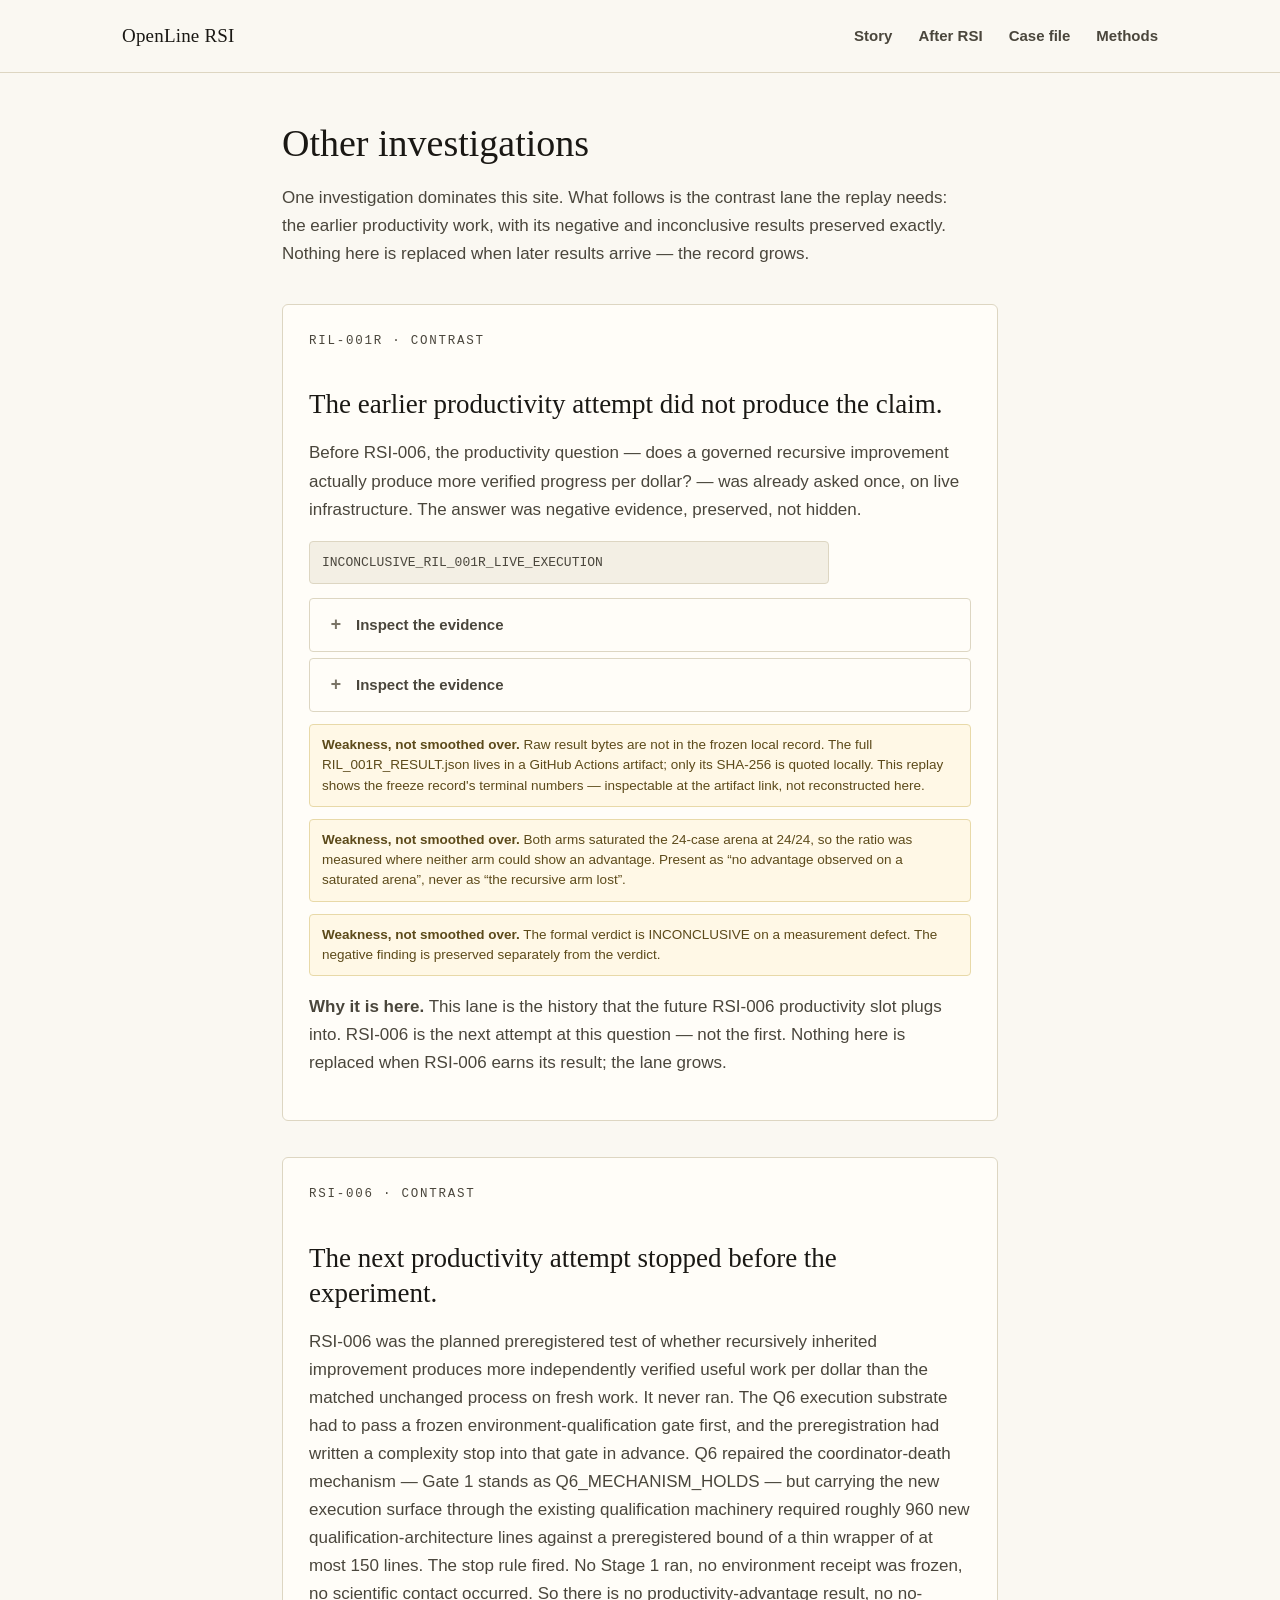
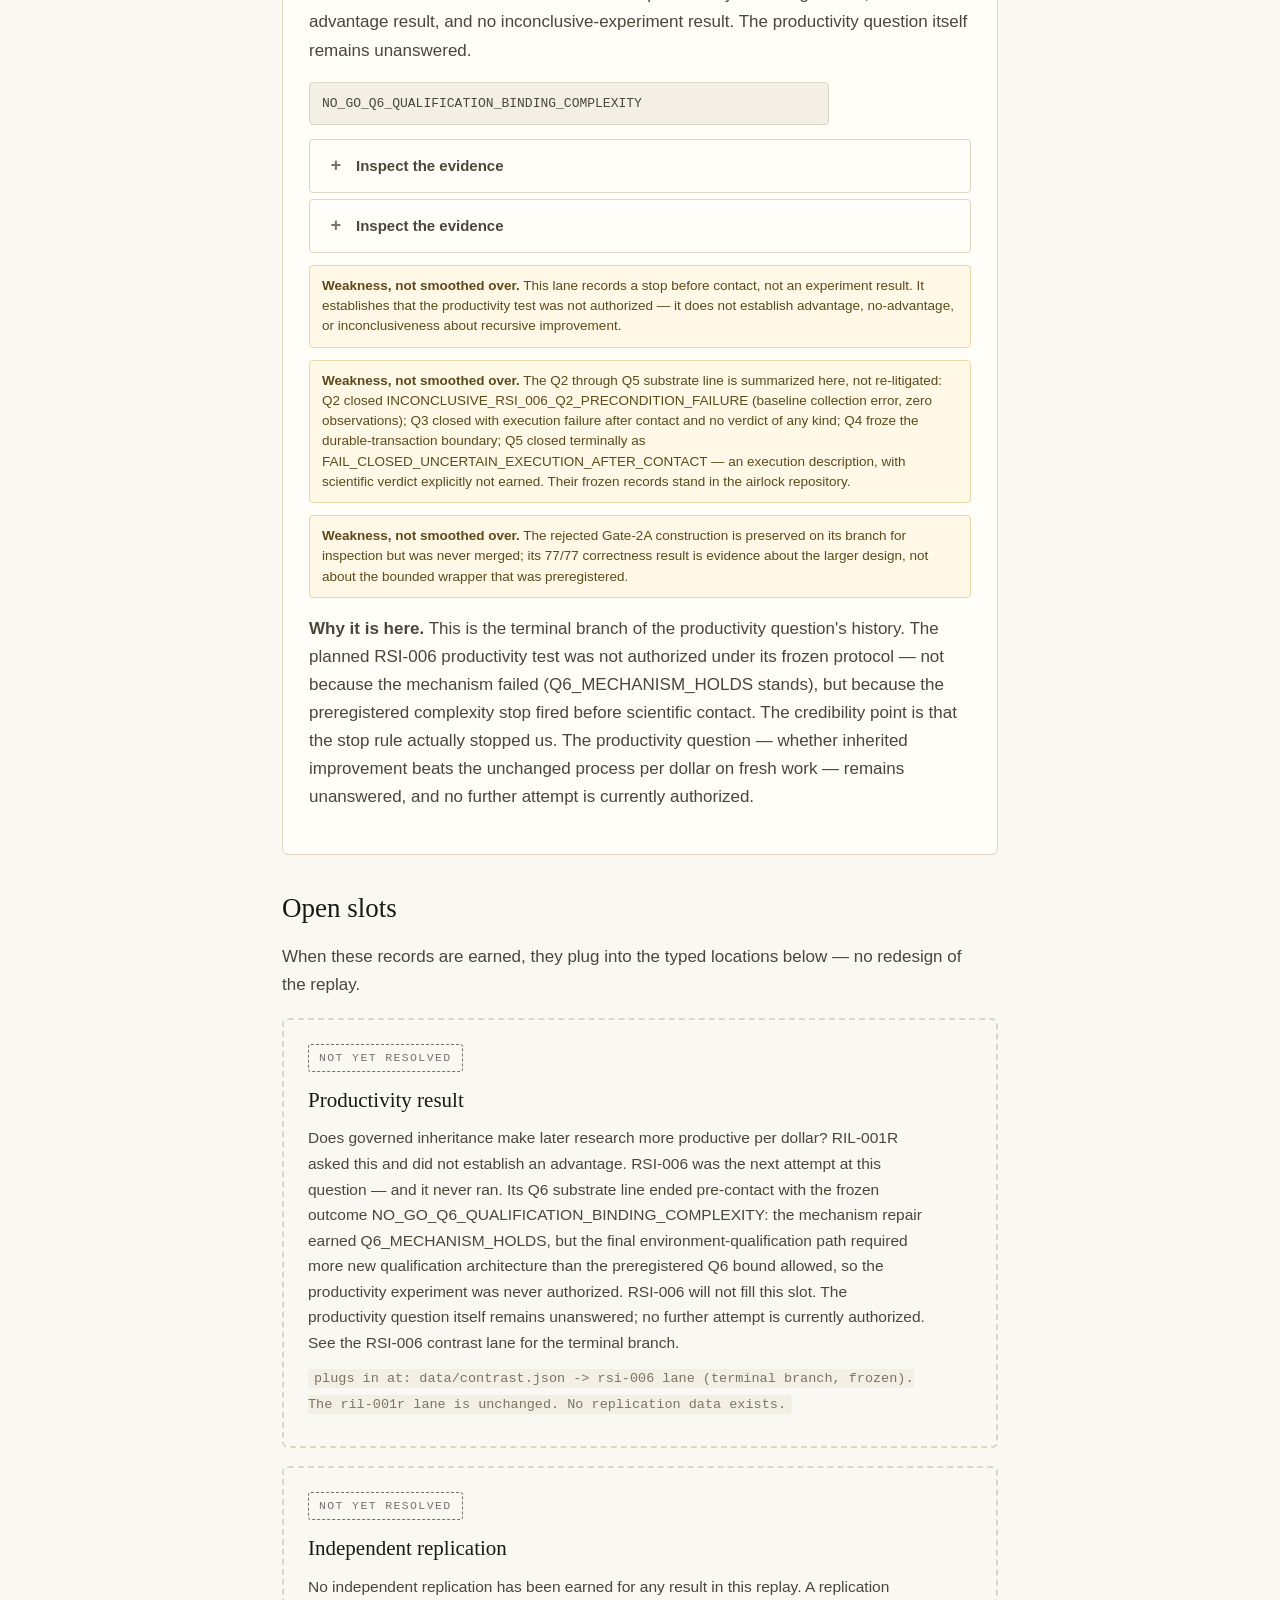
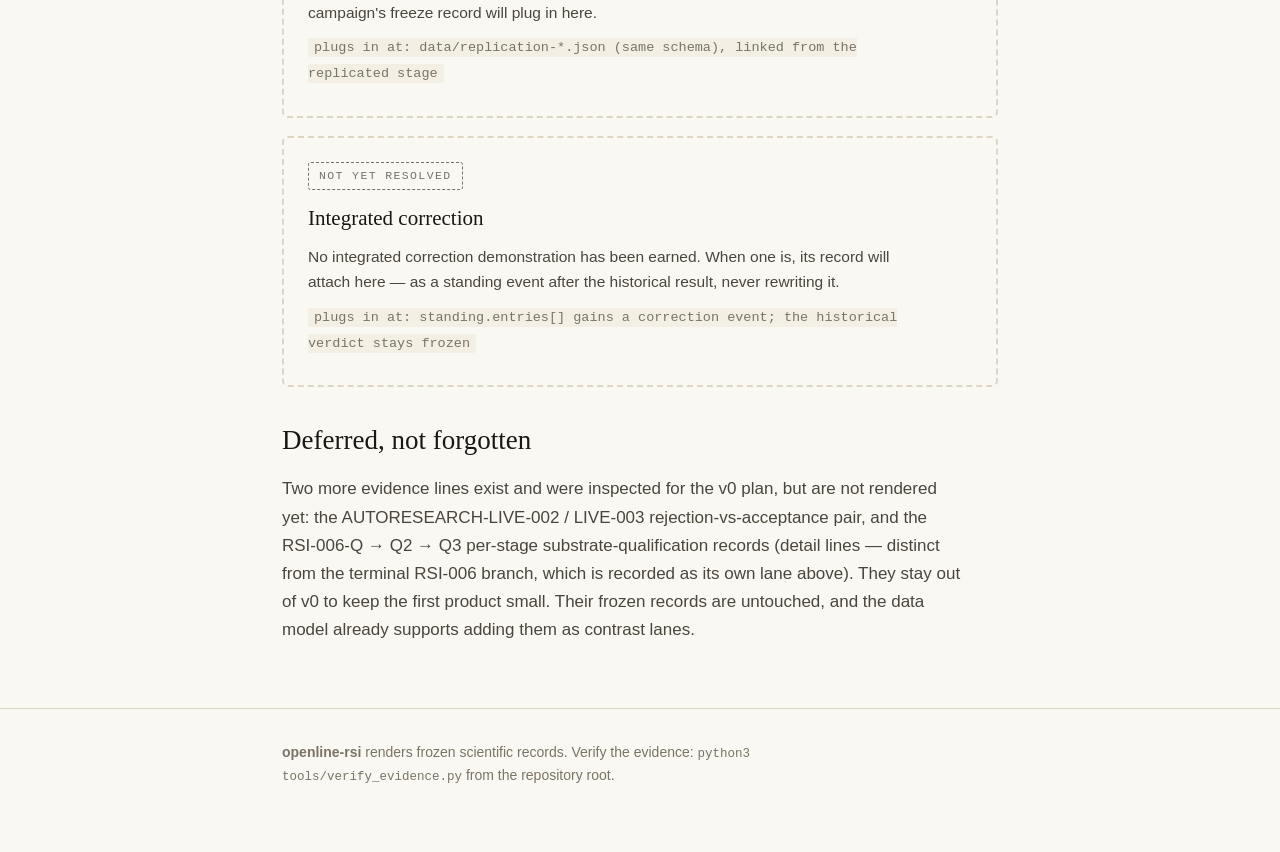
<file: site/investigations.html>
<!DOCTYPE html>
<html lang="en">
<head>
<meta charset="utf-8">
<meta name="viewport" content="width=device-width, initial-scale=1">
<title>Other investigations — openline-rsi</title>
<link rel="stylesheet" href="style.css">
</head>
<body>
<header class="site-head">
  <div class="wrap-wide head-inner">
    <div class="brand"><a href="index.html">OpenLine RSI</a></div>
    <nav aria-label="Primary">
      <a href="index.html">Story</a>
      <a href="later-investigations.html">After RSI</a>
      <a href="case-file.html">Case file</a>
      <a href="methods.html">Methods</a>
    </nav>
  </div>
</header>

<main class="wrap-narrow prose">
  <h1>Other investigations</h1>
  <p>One investigation dominates this site. What follows is the contrast lane the replay needs: the earlier productivity work, with its negative and inconclusive results preserved exactly. Nothing here is replaced when later results arrive — the record grows.</p>

  <div id="lanes"></div>

  <h2>Open slots</h2>
  <p>When these records are earned, they plug into the typed locations below — no redesign of the replay.</p>
  <div id="slots"></div>

  <h2>Deferred, not forgotten</h2>
  <p>Two more evidence lines exist and were inspected for the v0 plan, but are not rendered yet: the AUTORESEARCH-LIVE-002 / LIVE-003 rejection-vs-acceptance pair, and the RSI-006-Q → Q2 → Q3 per-stage substrate-qualification records (detail lines — distinct from the terminal RSI-006 branch, which is recorded as its own lane above). They stay out of v0 to keep the first product small. Their frozen records are untouched, and the data model already supports adding them as contrast lanes.</p>
</main>

<footer class="site-foot">
  <div class="wrap-wide"><div class="wrap-narrow">
    <p><strong>openline-rsi</strong> renders frozen scientific records. Verify the evidence: <code>python3 tools/verify_evidence.py</code> from the repository root.</p>
  </div>
</div>
</footer>

<script type="application/json" id="contrast-data">{
 "lanes": [
  {
   "experiment": "RIL-001R",
   "id": "ril-001r",
   "kind": "contrast",
   "plain": {
    "body": "Before RSI-006, the productivity question — does a governed recursive improvement actually produce more verified progress per dollar? — was already asked once, on live infrastructure. The answer was negative evidence, preserved, not hidden.",
    "headline": "The earlier productivity attempt did not produce the claim."
   },
   "records": [
    {
     "evidence_key": "ril_prereg",
     "plain": "Preregistered acceptance rules: minimum raw success-rate advantage 0.05, minimum success-per-dollar ratio 1.2, at least one recursive promotion with subsequent live use, per-arm spend ceiling $2.25. Cost accounting by pinned-Hermes telemetry only — no imputation, no reconstruction.",
     "record_type": "preregistration"
    },
    {
     "evidence_key": "ril_freeze_json",
     "plain": "Formal verdict: INCONCLUSIVE_RIL_001R_LIVE_EXECUTION — the receiver compared numeric limit values by string representation (worker emitted 0.50, receiver expected Decimal string 0.5). Terminal: 24/24 control, 24/24 recursive; control $0.88007, recursive $0.89462; success-per-dollar ratio 0.9837, below the preregistered 1.2 threshold. Scientific interpretation: recursive_advantage NOT_ESTABLISHED.",
     "record_type": "freeze record"
    }
   ],
   "status": "completed",
   "verdict": "INCONCLUSIVE_RIL_001R_LIVE_EXECUTION",
   "weaknesses": [
    "Raw result bytes are not in the frozen local record. The full RIL_001R_RESULT.json lives in a GitHub Actions artifact; only its SHA-256 is quoted locally. This replay shows the freeze record's terminal numbers — inspectable at the artifact link, not reconstructed here.",
    "Both arms saturated the 24-case arena at 24/24, so the ratio was measured where neither arm could show an advantage. Present as “no advantage observed on a saturated arena”, never as “the recursive arm lost”.",
    "The formal verdict is INCONCLUSIVE on a measurement defect. The negative finding is preserved separately from the verdict."
   ],
   "why_it_matters": "This lane is the history that the future RSI-006 productivity slot plugs into. RSI-006 is the next attempt at this question — not the first. Nothing here is replaced when RSI-006 earns its result; the lane grows."
  },
  {
   "experiment": "RSI-006",
   "id": "rsi-006",
   "kind": "contrast",
   "plain": {
    "body": "RSI-006 was the planned preregistered test of whether recursively inherited improvement produces more independently verified useful work per dollar than the matched unchanged process on fresh work. It never ran. The Q6 execution substrate had to pass a frozen environment-qualification gate first, and the preregistration had written a complexity stop into that gate in advance. Q6 repaired the coordinator-death mechanism — Gate 1 stands as Q6_MECHANISM_HOLDS — but carrying the new execution surface through the existing qualification machinery required roughly 960 new qualification-architecture lines against a preregistered bound of a thin wrapper of at most 150 lines. The stop rule fired. No Stage 1 ran, no environment receipt was frozen, no scientific contact occurred. So there is no productivity-advantage result, no no-advantage result, and no inconclusive-experiment result. The productivity question itself remains unanswered.",
    "headline": "The next productivity attempt stopped before the experiment."
   },
   "records": [
    {
     "evidence_key": "rsi006_prereg",
     "plain": "Q6 preregistration, frozen and merged before any implementation (PR #166, merge b947b3d3151432975e2c722f8647e593cd3ab257). It froze the mechanism contract and the section-9 complexity stop: if establishing the Q6 environment binding requires a large new qualification framework rather than the thin wrapper (at most 150 lines), STOP and return NO-GO.",
     "record_type": "preregistration"
    },
    {
     "evidence_key": "rsi006_gate2a_freeze",
     "plain": "Terminal Gate-2A freeze (PR #169, merge d3b29da9a83c8ee65ee095fae1b052460e08ece3). Gate 1 stands Q6_MECHANISM_HOLDS: the coordinator-death recovery mechanism was implemented and frozen (merge 51329a43), then repaired for frozen-contract conformance (repair d802828, final Gate-1 merge 258639f4). The Gate-2A qualification construction (branch gate2/rsi-006-q6-stage1-binding at 6a549872, unmerged and preserved) passed its correctness tests — 77 of 77 fixtures, plus a 51 of 51 Q5 regression — but required q6_receipt.py at 463 lines and a new q6_stage1.py at 497 lines, falsifying the preregistered bound. Frozen outcome: NO_GO_Q6_QUALIFICATION_BINDING_COMPLEXITY. This is not a NOT_QUALIFIED substrate verdict: no Stage 1 executed, no witness armed, no reboot, no Q6 environment receipt frozen, no terminal qualification execution, no scientific contact. RSI-006 productivity execution is permanently unauthorized under this preregistration. There is no Q7.",
     "record_type": "freeze record"
    }
   ],
   "status": "completed",
   "verdict": "NO_GO_Q6_QUALIFICATION_BINDING_COMPLEXITY",
   "weaknesses": [
    "This lane records a stop before contact, not an experiment result. It establishes that the productivity test was not authorized — it does not establish advantage, no-advantage, or inconclusiveness about recursive improvement.",
    "The Q2 through Q5 substrate line is summarized here, not re-litigated: Q2 closed INCONCLUSIVE_RSI_006_Q2_PRECONDITION_FAILURE (baseline collection error, zero observations); Q3 closed with execution failure after contact and no verdict of any kind; Q4 froze the durable-transaction boundary; Q5 closed terminally as FAIL_CLOSED_UNCERTAIN_EXECUTION_AFTER_CONTACT — an execution description, with scientific verdict explicitly not earned. Their frozen records stand in the airlock repository.",
    "The rejected Gate-2A construction is preserved on its branch for inspection but was never merged; its 77/77 correctness result is evidence about the larger design, not about the bounded wrapper that was preregistered."
   ],
   "why_it_matters": "This is the terminal branch of the productivity question's history. The planned RSI-006 productivity test was not authorized under its frozen protocol — not because the mechanism failed (Q6_MECHANISM_HOLDS stands), but because the preregistered complexity stop fired before scientific contact. The credibility point is that the stop rule actually stopped us. The productivity question — whether inherited improvement beats the unchanged process per dollar on fresh work — remains unanswered, and no further attempt is currently authorized."
  }
 ],
 "schema": "openline.rsi.contrast.v1"
}</script>
<script type="application/json" id="replay-data">{
 "earned": [
  "The mechanism-level lesson: questioned standing must propagate along the lineage, not stop at the reopened generation.",
  "A lineage-aware projector that enforces required ancestry, validated by RSI-005's PASS under its own preregistered falsifiers."
 ],
 "future_slots": [
  {
   "key": "productivity_result",
   "label": "Productivity result",
   "plain": "Does governed inheritance make later research more productive per dollar? RIL-001R asked this and did not establish an advantage. RSI-006 was the next attempt at this question — and it never ran. Its Q6 substrate line ended pre-contact with the frozen outcome NO_GO_Q6_QUALIFICATION_BINDING_COMPLEXITY: the mechanism repair earned Q6_MECHANISM_HOLDS, but the final environment-qualification path required more new qualification architecture than the preregistered Q6 bound allowed, so the productivity experiment was never authorized. RSI-006 will not fill this slot. The productivity question itself remains unanswered; no further attempt is currently authorized. See the RSI-006 contrast lane for the terminal branch.",
   "plug_in": "data/contrast.json -> rsi-006 lane (terminal branch, frozen). The ril-001r lane is unchanged. No replication data exists.",
   "status": "unresolved"
  },
  {
   "key": "replication",
   "label": "Independent replication",
   "plain": "No independent replication has been earned for any result in this replay. A replication campaign's freeze record will plug in here.",
   "plug_in": "data/replication-*.json (same schema), linked from the replicated stage",
   "status": "unresolved"
  },
  {
   "key": "correction_demonstration",
   "label": "Integrated correction",
   "plain": "No integrated correction demonstration has been earned. When one is, its record will attach here — as a standing event after the historical result, never rewriting it.",
   "plug_in": "standing.entries[] gains a correction event; the historical verdict stays frozen",
   "status": "unresolved"
  }
 ],
 "investigation": {
  "arc": [
   "RSI-003",
   "RSI-004",
   "RSI-005"
  ],
  "id": "RSI-003",
  "lineage": {
   "predecessor": null,
   "successor": "RSI-004"
  },
  "question": "When gen1's receiver evidence is reopened, does questioned standing propagate to gen2, which inherited from gen1's installed policy — or does the system keep building on a questioned foundation?",
  "status": "completed",
  "title": "Does a questioned inheritance propagate?"
 },
 "not_earned": [
  "The final RSI productivity claim — a later test still needs an inherited method mutation to beat its unchanged parent on fresh verified results per dollar.",
  "Repeatability, independent-seed replication, statistical superiority, cumulative optimization, or hostile-process isolation."
 ],
 "schema": "openline.rsi.replay.v1",
 "stages": [
  {
   "key": "question",
   "marker": "The question",
   "marker_status": "open",
   "plain": {
    "body": "The system keeps an installed policy for each generation of its own research method. When the evidence behind gen1's policy was reopened and gen1's standing changed to “questioned”, the question was whether that doubt would travel down the lineage to gen2 — which had inherited gen1's installed policy — or whether the system would keep building on a questioned foundation.",
    "headline": "What was it trying to learn?"
   },
   "record": {
    "evidence_key": "rsi003_design",
    "plain": "Design reasoning recorded 2026-09-14, before implementation. “Design decided. No experiment code written.”",
    "record_type": "design draft"
   },
   "status": "frozen",
   "why_permitted": "This is the opening of the investigation: a question recorded in a design draft before any experiment code existed."
  },
  {
   "key": "prediction",
   "marker": "Predicted in advance",
   "marker_status": "predicted",
   "plain": {
    "body": "Before running, the preregistration wrote down the verdicts it would accept — and named one of them as the predicted outcome: the system would fail to propagate questioned standing. The projector was known to be generation-local: it took no lineage input, so gen2 would keep its inherited standing even after gen1 was questioned.",
    "headline": "What did it expect?"
   },
   "prediction": "FAIL_RSI_003_QUESTIONED_ANCESTRY_NOT_PROPAGATED",
   "record": {
    "evidence_key": "rsi003_prereg",
    "plain": "Predicted verdict recorded in advance: FAIL_RSI_003_QUESTIONED_ANCESTRY_NOT_PROPAGATED — “gen1 becomes questioned after REOPEN but gen2 retains inherited standing through the unchanged projector. Predicted given the projector finding.” Falsifiers written per verdict.",
    "record_type": "preregistration"
   },
   "status": "frozen",
   "why_permitted": "The preregistration was frozen and its hash recorded inside the later result receipt, binding prediction to outcome before execution."
  },
  {
   "key": "experiment",
   "limitations": [
    "The receipt embeds ephemeral /tmp paths (e.g. reopen_evidence.standing_record). Those paths are not inspectable now; the hashes are the durable evidence."
   ],
   "marker": "Observed",
   "marker_status": "observed",
   "plain": {
    "body": "RSI-003 ran. A valid, receiver-signed REOPEN arrived for gen1 after its support witness went missing. The mechanism reprojected standing: gen1 became questioned. Gen2 — which inherited gen1's installed policy — stayed inherited. A forged REOPEN was rejected. Installed references were byte-identical at every checkpoint.",
    "headline": "The run."
   },
   "record": {
    "evidence_key": "rsi003_receipt",
    "plain": "Pre-REOPEN: gen1 and gen2 inherited. Post-REOPEN: gen1 questioned, gen2 inherited; the established set kept only gen2. Zero lineage records reached either projector invocation. The never-executed gen3 admission probe computed ADMIT.",
    "record_type": "result receipt"
   },
   "status": "frozen",
   "why_permitted": "Execution followed the frozen preregistration; the receipt is the pushed-run record."
  },
  {
   "key": "observed_result",
   "marker": "Observed",
   "marker_status": "observed",
   "plain": {
    "body": "The observed verdict was exactly the predicted one: FAIL_RSI_003_QUESTIONED_ANCESTRY_NOT_PROPAGATED. Questioned standing did not propagate through inherited ancestry. The prediction came true — and the prediction was that the mechanism was broken.",
    "headline": "What actually happened?"
   },
   "record": {
    "evidence_key": "rsi003_receipt",
    "plain": "Formal verdict: FAIL_RSI_003_QUESTIONED_ANCESTRY_NOT_PROPAGATED.",
    "record_type": "result receipt"
   },
   "status": "frozen",
   "verdict": "FAIL_RSI_003_QUESTIONED_ANCESTRY_NOT_PROPAGATED",
   "why_permitted": "The verdict is read verbatim from the frozen receipt; it matches the preregistered prediction character for character."
  },
  {
   "key": "failure_preserved",
   "marker": "Locked",
   "marker_status": "locked",
   "plain": {
    "body": "The freeze note preserves the failure as the finding. It does not reinterpret the result and it does not repair the projector. Anti-rescue rules closed RSI-003 permanently: no rerun, no repair, no tuning under this ID. The recorded finding: recursive inheritance exists, but the projector does not propagate questioned standing through inherited ancestry.",
    "headline": "The failure was locked, not fixed."
   },
   "record": {
    "evidence_key": "rsi003_freeze",
    "plain": "“This note states the recorded result only. It does not reinterpret it, and it does not repair the projector. The successor repair is designed under a new experiment ID.”",
    "record_type": "freeze note"
   },
   "status": "frozen",
   "verdict": "FAIL_RSI_003_QUESTIONED_ANCESTRY_NOT_PROPAGATED",
   "why_permitted": "The freeze note is the terminal record; anti-rescue was in effect from the first pushed run."
  },
  {
   "also": {
    "evidence_key": "rsi004_prereg",
    "plain": "The earlier repair proposal draft, set aside before any primary contact — shown so the supersession is inspectable, not hidden.",
    "record_type": "design draft (superseded)"
   },
   "key": "lesson_extracted",
   "marker": "A new prediction",
   "marker_status": "predicted",
   "plain": {
    "body": "The lesson from the failure — a projector must walk the lineage, not just the generation — was not applied as a fix. It was frozen as a new, falsifiable experiment: a lineage-aware projector to be tested under its own ID, with its own verdicts, cause codes, and anti-rescue rules. The repair proposal itself went through drafts that were explicitly set aside before any contact, and the final preregistration was decided frozen before primary contact.",
    "headline": "What changed because of that?"
   },
   "record": {
    "evidence_key": "rsi004_prereg_authorized",
    "plain": "RSI-004 preregistration, decided frozen before primary contact. It explicitly supersedes the two prior drafts (which never saw contact) and pins the repaired projector, the lineage schema airlock.improvement.lineage.v1, verdict precedence, and 8 cause codes.",
    "record_type": "preregistration (authorized, frozen before primary contact)"
   },
   "status": "frozen",
   "why_permitted": "A method change is accepted only as a new preregistered experiment, never as a repair to a closed ID."
  },
  {
   "key": "repair_attempt_fails",
   "marker": "Crashed — no verdict",
   "marker_status": "crashed",
   "plain": {
    "body": "RSI-004's single authorized run crashed in under a second: the runner expected a state/ directory that was never created, so writing the phase token raised FileNotFoundError. Zero phases ran. No REOPEN, no result, no verdict of any kind. The freeze records what did not happen as carefully as what did.",
    "headline": "The first repair crashed."
   },
   "record": {
    "evidence_key": "rsi004_freeze",
    "plain": "Exit code 1 in under one second. Exact error: FileNotFoundError: '/tmp/airlock-rsi-004-rsooyorf/state/.phase_token'. What did NOT happen: zero of 12 phases ran; no Nightshift contact; no REOPEN; no result.json; no verdict.",
    "record_type": "freeze note"
   },
   "status": "frozen",
   "why_permitted": "The crash is preserved as a harness failure with an explicit no-verdict close; the record refuses to manufacture an outcome from a crash."
  },
  {
   "key": "failure_preserved_again",
   "marker": "Locked",
   "marker_status": "locked",
   "plain": {
    "body": "The one-run authorization was consumed by the crash. RSI-004 is permanently closed with a harness failure and no scientific outcome — not a failed hypothesis, a failed run. RSI-003's receipt hash was re-verified untouched. The repair would have to earn its verdict under a new ID.",
    "headline": "The crash was locked too."
   },
   "record": {
    "evidence_key": "rsi004_freeze",
    "plain": "“No rerun, no repair, no tuning, no threshold change, no reinterpretation, no completion of the outcome under this experiment ID. A successor repair would require a new experiment ID and separate authorization.” RSI-003 receipt hash re-verified: 81fae997…ae963ae.",
    "record_type": "freeze note"
   },
   "status": "frozen",
   "why_permitted": "Anti-rescue consumed the single authorized invocation; the record distinguishes “no verdict” from “negative verdict”."
  },
  {
   "claim_boundary": [
    "Four installed generations plus one unexecuted admission probe. Not a claim about open-ended recursion.",
    "Does not earn the final RSI claim: a later test still needs an inherited method mutation to beat its unchanged parent on fresh verified results per dollar.",
    "PASS under this ID validates the repaired projector's lineage semantics; it does not re-litigate RSI-003, which stays frozen."
   ],
   "key": "repair_earns_acceptance",
   "marker": "Earned",
   "marker_status": "earned",
   "plain": {
    "body": "RSI-005 tested the repaired projector under its own ID and its own preregistration. After REOPEN, gen1, gen2, and gen3 all became questioned — the doubt propagated down the lineage. The never-executed gen4 admission probe was denied. Receipts and installed references were unchanged. The formal verdict: PASS_RSI_005_LINEAGE_AWARE_INHERITANCE. And RSI-003 and RSI-004 stayed exactly as frozen: this PASS does not re-litigate either.",
    "headline": "Why was that change allowed to survive?"
   },
   "record": {
    "evidence_key": "rsi005_freeze",
    "plain": "Formal verdict: PASS_RSI_005_LINEAGE_AWARE_INHERITANCE. Post-REOPEN standings: gen1/gen2/gen3 questioned; unrelated rootU inherited. Dependency witnesses: gen2→gen1, gen3→gen2→gen1. Gen4 probe DENIED. “PASS under this ID validates the repaired projector's lineage semantics; it does not re-litigate RSI-003, which stays frozen.”",
    "record_type": "freeze note"
   },
   "status": "frozen",
   "verdict": "PASS_RSI_005_LINEAGE_AWARE_INHERITANCE",
   "why_permitted": "The repair earned its verdict by passing its own preregistered falsifiers under a new ID, with the old verdicts untouched and the claim boundary stating exactly what the PASS does and does not earn."
  }
 ],
 "standing": {
  "as_of": "2026-09-16",
  "entries": [
   {
    "current_standing": "Stands as the recorded finding: the projector did not propagate questioned standing through inherited ancestry.",
    "experiment": "RSI-003",
    "historical_verdict": "FAIL_RSI_003_QUESTIONED_ANCESTRY_NOT_PROPAGATED"
   },
   {
    "current_standing": "Permanently closed. No scientific outcome to stand or fall.",
    "experiment": "RSI-004",
    "historical_verdict": "none — harness crash, no verdict"
   },
   {
    "current_standing": "Stands as the recorded finding for the repaired projector's lineage semantics, within its claim boundary.",
    "experiment": "RSI-005",
    "historical_verdict": "PASS_RSI_005_LINEAGE_AWARE_INHERITANCE"
   }
  ],
  "note": "Historical verdicts and current standing are recorded separately. No standing change has been recorded for any of these experiments since their freezes."
 }
}</script>
<script type="application/json" id="manifest-data">{
 "copied_at": "2026-09-16",
 "copies": [
  {
   "copy_path": "evidence/rsi-003/RSI_003_DESIGN_DRAFT.md",
   "frozen_ref": "n/a (design draft, local)",
   "key": "rsi003_design",
   "record_type": "design draft",
   "sha256": "192e260fe6ae2194bbea6309258c4f88d0b49793188dabb2121cde13a4bfbd14",
   "source_path": "rsi-003-design/RSI_003_DESIGN_DRAFT.md",
   "source_repo": "local workspace (not version-controlled)",
   "verification": "verified-copy"
  },
  {
   "copy_path": "evidence/rsi-003/RSI_003_PREREGISTRATION.json",
   "frozen_ref": "main commit c82f0242e6556bbc8d920291f444090b526adeee",
   "key": "rsi003_prereg",
   "record_type": "preregistration",
   "sha256": "e2dacf20b6c0b7a22c56fae84be31151a68057079d1188a26aecb7d595a2a145",
   "source_path": "openline-airlock/experiments/rsi-003/RSI_003_PREREGISTRATION.json",
   "source_repo": "terryncew/openline-airlock",
   "verification": "verified-copy"
  },
  {
   "copy_path": "evidence/rsi-003/RSI_003_RECEIPT.json",
   "frozen_ref": "main commit c82f0242e6556bbc8d920291f444090b526adeee",
   "key": "rsi003_receipt",
   "record_type": "result receipt",
   "sha256": "81fae997106c825e3d5ed38f1c20a507eb7961bee50025577b3e4af12ae963ae",
   "source_path": "openline-airlock/proofs/rsi-003/RSI_003_RECEIPT.json",
   "source_repo": "terryncew/openline-airlock",
   "verification": "verified-copy"
  },
  {
   "copy_path": "evidence/rsi-003/RSI_003_FREEZE_NOTE.md",
   "frozen_ref": "main commit c82f0242e6556bbc8d920291f444090b526adeee",
   "key": "rsi003_freeze",
   "record_type": "freeze note",
   "sha256": "da02271147f3c80b19c8fce89b2c6e1832b5a8f0ead5cf6c311e14890dba5c15",
   "source_path": "openline-airlock/proofs/rsi-003/RSI_003_FREEZE_NOTE.md",
   "source_repo": "terryncew/openline-airlock",
   "verification": "verified-copy"
  },
  {
   "copy_path": "evidence/rsi-003/RSI_003_INTEGRITY_MANIFEST.json",
   "frozen_ref": "main commit c82f0242e6556bbc8d920291f444090b526adeee",
   "key": "rsi003_manifest",
   "record_type": "integrity manifest",
   "sha256": "de2f29b49711fd213c75a807c762e697d064868be20c3491c0afd20b438319aa",
   "source_path": "openline-airlock/proofs/rsi-003/RSI_003_INTEGRITY_MANIFEST.json",
   "source_repo": "terryncew/openline-airlock",
   "verification": "verified-copy"
  },
  {
   "copy_path": "evidence/rsi-004/RSI_004_PREREGISTRATION_DESIGN_DRAFT.json",
   "frozen_ref": "n/a (design draft, local)",
   "key": "rsi004_prereg",
   "record_type": "preregistration",
   "sha256": "5750248e5236c506270fd5506bd695f62468dbc3114305cc2284e40d7a544d9c",
   "source_path": "rsi-004-design/RSI_004_PREREGISTRATION.json",
   "source_repo": "local workspace (not version-controlled)",
   "verification": "verified-copy"
  },
  {
   "copy_path": "evidence/rsi-004/RSI_004_FREEZE_NOTE.md",
   "frozen_ref": "main commit c82f0242e6556bbc8d920291f444090b526adeee",
   "key": "rsi004_freeze",
   "record_type": "freeze note",
   "sha256": "c28720279d4e1cf4ac8f95c6eaf36ae94360e64b58913890a123bf5c892d3855",
   "source_path": "openline-airlock/proofs/rsi-004/RSI_004_FREEZE_NOTE.md",
   "source_repo": "terryncew/openline-airlock",
   "verification": "verified-copy"
  },
  {
   "copy_path": "evidence/rsi-004/RSI_004_PRIMARY_HARNESS_ERROR.txt",
   "frozen_ref": "main commit c82f0242e6556bbc8d920291f444090b526adeee",
   "key": "rsi004_error",
   "record_type": "harness error capture",
   "sha256": "e3810e63e42b2f7654196720248b19323b0a509ab7da41043a21209f98cf34ac",
   "source_path": "openline-airlock/proofs/rsi-004/RSI_004_PRIMARY_HARNESS_ERROR.txt",
   "source_repo": "terryncew/openline-airlock",
   "verification": "verified-copy"
  },
  {
   "copy_path": "evidence/rsi-004/RSI_004_INTEGRITY_MANIFEST.json",
   "frozen_ref": "main commit c82f0242e6556bbc8d920291f444090b526adeee",
   "key": "rsi004_manifest",
   "record_type": "integrity manifest",
   "sha256": "73b591d010cc8a3bdb1fbeea648c25d7c31161378c0c47082c9eb697df8c629f",
   "source_path": "openline-airlock/proofs/rsi-004/RSI_004_INTEGRITY_MANIFEST.json",
   "source_repo": "terryncew/openline-airlock",
   "verification": "verified-copy"
  },
  {
   "copy_path": "evidence/rsi-005/FREEZE_NOTE.md",
   "frozen_ref": "main commit c82f0242e6556bbc8d920291f444090b526adeee",
   "key": "rsi005_freeze",
   "record_type": "freeze note",
   "sha256": "a4ca391ac7e5f5f2973bc4c304b133878265f69015f9d37ecd7fb80dea03cedf",
   "source_path": "openline-airlock/proofs/rsi-005/FREEZE_NOTE.md",
   "source_repo": "terryncew/openline-airlock",
   "verification": "verified-copy"
  },
  {
   "copy_path": "evidence/rsi-005/result.json",
   "frozen_ref": "main commit c82f0242e6556bbc8d920291f444090b526adeee",
   "key": "rsi005_result",
   "record_type": "result",
   "sha256": "76fa61f785158b729eb59d1524d98abbee94f5857805ac0c008e475c3ad14855",
   "source_path": "openline-airlock/proofs/rsi-005/result.json",
   "source_repo": "terryncew/openline-airlock",
   "verification": "verified-copy"
  },
  {
   "copy_path": "evidence/rsi-005/primary-stdout.txt",
   "frozen_ref": "main commit c82f0242e6556bbc8d920291f444090b526adeee",
   "key": "rsi005_stdout",
   "record_type": "primary stdout",
   "sha256": "fd06b23a53b5cbc6d94dd0ad1c2da36b178a4e4a9483ecf66c6e0865dea6a4be",
   "source_path": "openline-airlock/proofs/rsi-005/primary-stdout.txt",
   "source_repo": "terryncew/openline-airlock",
   "verification": "verified-copy"
  },
  {
   "copy_path": "evidence/rsi-005/INTEGRITY_MANIFEST.md",
   "frozen_ref": "main commit c82f0242e6556bbc8d920291f444090b526adeee",
   "key": "rsi005_manifest",
   "record_type": "integrity manifest",
   "sha256": "bd48fa04187c9b53458ae140d9f47a48f3e79e37fca026de31c508af6e18bcd9",
   "source_path": "openline-airlock/proofs/rsi-005/INTEGRITY_MANIFEST.md",
   "source_repo": "terryncew/openline-airlock",
   "verification": "verified-copy"
  },
  {
   "copy_path": "evidence/ril-001r/RIL_001R_PREREGISTRATION.json",
   "frozen_ref": "main commit c82f0242e6556bbc8d920291f444090b526adeee",
   "key": "ril_prereg",
   "record_type": "preregistration",
   "sha256": "d7c6c8f0b1c7abd54f6841a5befe88459668682f78c32d354d8406ac0d874c24",
   "source_path": "openline-airlock/experiments/ril-001r/RIL_001R_PREREGISTRATION.json",
   "source_repo": "terryncew/openline-airlock",
   "verification": "verified-copy"
  },
  {
   "copy_path": "evidence/ril-001r/RIL_001R_FREEZE.json",
   "frozen_ref": "main commit c82f0242e6556bbc8d920291f444090b526adeee",
   "key": "ril_freeze_json",
   "record_type": "freeze record",
   "sha256": "134ed9b96d1950329be4faceea73269b4f8dd07ae790a209134223fd23051aa5",
   "source_path": "openline-airlock/proofs/ril-001r/RIL_001R_FREEZE.json",
   "source_repo": "terryncew/openline-airlock",
   "verification": "verified-copy"
  },
  {
   "copy_path": "evidence/ril-001r/RIL_001R_FREEZE.md",
   "frozen_ref": "main commit c82f0242e6556bbc8d920291f444090b526adeee",
   "key": "ril_freeze_md",
   "record_type": "freeze note",
   "sha256": "69b728b620834dc5e2637661f5fdb506187c529d2ddbfa4ad67232c70f0d87f5",
   "source_path": "openline-airlock/proofs/ril-001r/RIL_001R_FREEZE.md",
   "source_repo": "terryncew/openline-airlock",
   "verification": "verified-copy"
  },
  {
   "copy_path": "evidence/rsi-004/RSI_004_PREREGISTRATION.json",
   "frozen_ref": "main commit c82f0242e6556bbc8d920291f444090b526adeee",
   "key": "rsi004_prereg_authorized",
   "record_type": "preregistration (authorized, frozen before primary contact)",
   "sha256": "8e9ceb9bc928c710920893a79fa99661f93d2456bc3acf1586a8175eb51ca8fd",
   "source_path": "openline-airlock/experiments/rsi-004-lineage-aware-inheritance/RSI_004_PREREGISTRATION.json",
   "source_repo": "terryncew/openline-airlock",
   "verification": "verified-copy"
  },
  {
   "copy_path": "evidence/rsi-005/RSI_005_PREREGISTRATION.json",
   "frozen_ref": "main commit c82f0242e6556bbc8d920291f444090b526adeee",
   "key": "rsi005_prereg",
   "record_type": "preregistration",
   "sha256": "256b41d726f5f8597b4e23ed2169f10974a034d9433f5fd0d5ba861ead8f2ac5",
   "source_path": "openline-airlock/experiments/rsi-005-lineage-aware-inheritance/RSI_005_PREREGISTRATION.json",
   "source_repo": "terryncew/openline-airlock",
   "verification": "verified-copy"
  },
  {
   "copy_path": "evidence/rsi-006/PREREGISTRATION.md",
   "frozen_ref": "main commit d3b29da9a83c8ee65ee095fae1b052460e08ece3 (prereg merge b947b3d3151432975e2c722f8647e593cd3ab257)",
   "key": "rsi006_prereg",
   "record_type": "preregistration (Q6 completion recorder)",
   "sha256": "a96c9599beca833a34e78d8ed47c3e1136dca40dc2b3aeb955934db46e779a60",
   "source_path": "openline-airlock/experiments/rsi-006-q6-completion-recorder/PREREGISTRATION.md",
   "source_repo": "terryncew/openline-airlock",
   "verification": "verified-copy"
  },
  {
   "copy_path": "evidence/rsi-006/QUALIFICATION_BINDING_NO_GO.md",
   "frozen_ref": "main commit d3b29da9a83c8ee65ee095fae1b052460e08ece3 (PR #169 merge)",
   "key": "rsi006_gate2a_freeze",
   "record_type": "freeze record (Gate-2A terminal NO-GO)",
   "sha256": "77a83b8c5ce06cddbebdc4f6aeadb99bc1159debbc3e11fb227a08c08d245a64",
   "source_path": "openline-airlock/proofs/rsi-006-q6/QUALIFICATION_BINDING_NO_GO.md",
   "source_repo": "terryncew/openline-airlock",
   "verification": "verified-copy"
  },
  {
   "copy_path": "evidence/capability-exchange-001/CAPABILITY_EXCHANGE_001_TERMINAL_REPORT.md",
   "frozen_ref": "capability-exchange-001 lane workspace (local, not version-controlled)",
   "key": "cx001_terminal_report",
   "record_type": "terminal report",
   "sha256": "467a77e0d37e06d89fa6d034a65de3f69b129f976027d36f1e094196853ec6a8",
   "source_path": "files/CAPABILITY-EXCHANGE-001-report.md",
   "source_repo": "local workspace (not version-controlled)",
   "verification": "verified-copy"
  },
  {
   "copy_path": "evidence/capability-exchange-001/CAPABILITY_EXCHANGE_001_PREREGISTRATION_FREEZE.md",
   "frozen_ref": "capability-exchange-001 lane workspace (local, not version-controlled)",
   "key": "cx001_preregistration_freeze",
   "record_type": "preregistration / freeze note",
   "sha256": "e4da2d4f9f8344497f5bd2b8845fb34b6554aa9d427565888f422c9670ff82d3",
   "source_path": "files/FREEZE.md",
   "source_repo": "local workspace (not version-controlled)",
   "verification": "verified-copy"
  },
  {
   "copy_path": "evidence/capability-exchange-001/CX001_TERMINAL_EVIDENCE.json",
   "frozen_ref": "capability-exchange-001 lane workspace (local, not version-controlled)",
   "key": "cx001_terminal_evidence",
   "record_type": "frozen identifiers",
   "sha256": "d094c3786ed3f24cc7b83ffd0e6e3d3d1c4d0b5dd48c8390c258e855c98680e0",
   "source_path": "hidden_files/evidence/terminal_evidence.json",
   "source_repo": "local workspace (not version-controlled)",
   "verification": "verified-copy"
  },
  {
   "copy_path": "evidence/capability-exchange-001/CX001_EVENT_LOG.json",
   "frozen_ref": "capability-exchange-001 lane workspace (local, not version-controlled)",
   "key": "cx001_event_log",
   "record_type": "event log (12 hash-chained events)",
   "sha256": "c51be83634b48971509382b574b5f83c93462cfdb39768e03242a93faa3993c4",
   "source_path": "hidden_files/work/runs/main/coordinator/coordinator.sqlite (events table, exported)",
   "source_repo": "local workspace (not version-controlled)",
   "verification": "verified-copy"
  },
  {
   "copy_path": "evidence/capability-exchange-001/CX001_SETTLEMENT_BANK.json",
   "frozen_ref": "capability-exchange-001 lane workspace (local, not version-controlled)",
   "key": "cx001_settlement_bank",
   "record_type": "settlement bank state",
   "sha256": "9bfb949e14abe6095929d05aee2659da5f40b9047a73a31ac791defa4a9995da",
   "source_path": "hidden_files/work/runs/main/provider/bank.sqlite (balances + transfers, exported)",
   "source_repo": "local workspace (not version-controlled)",
   "verification": "verified-copy"
  },
  {
   "copy_path": "evidence/capability-exchange-001/CX001_REPLAY_NOTE.md",
   "frozen_ref": "capability-exchange-001 lane workspace (local, not version-controlled)",
   "key": "cx001_replay_note",
   "record_type": "replay note (demonstration vs experiment)",
   "sha256": "5f4d0cd311085190938fd417a7ee1369f8c0526a1389228230611ec206cdcf5d",
   "source_path": "new for this package (no source record)",
   "source_repo": "local workspace (not version-controlled)",
   "verification": "verified-copy"
  },
  {
   "copy_path": "evidence/capability-exchange-001/CX001_VERIFY_OFFLINE.md",
   "frozen_ref": "capability-exchange-001 lane workspace (local, not version-controlled)",
   "key": "cx001_verify_offline",
   "record_type": "offline verification instructions",
   "sha256": "bf0c9d9f23305eee49aebb133687cfa05e8be07c05319bda3c9135acd8123ad3",
   "source_path": "new for this package (no source record)",
   "source_repo": "local workspace (not version-controlled)",
   "verification": "verified-copy"
  },
  {
   "copy_path": "evidence/capability-exchange-001/cx001-demo.mp4",
   "frozen_ref": "capability-exchange-001 lane workspace (local, not version-controlled)",
   "key": "cx001_demo_video",
   "record_type": "demo video (replay of recorded results)",
   "sha256": "ce3f82a9e0627e358be5fa1674aff3a8633c0bb62da6403d73b1269e7321b9f3",
   "source_path": "files/cx001-demo.mp4",
   "source_repo": "local workspace (not version-controlled)",
   "verification": "verified-copy"
  },
  {
   "copy_path": "evidence/capability-exchange-001/cx001-demo-poster.png",
   "frozen_ref": "capability-exchange-001 lane workspace (local, not version-controlled)",
   "key": "cx001_demo_poster",
   "record_type": "demo poster",
   "sha256": "4e4619bbb2d65e884477aae433e958fe28c829b49bb6da13d3371037ffefb9dd",
   "source_path": "files/cx001-demo-poster.png",
   "source_repo": "local workspace (not version-controlled)",
   "verification": "verified-copy"
  },
  {
   "copy_path": "evidence/capability-exchange-001/CX001_CONTROL_EVENT_LOGS.json",
   "frozen_ref": "capability-exchange-001 lane workspace (local, not version-controlled)",
   "key": "cx001_control_event_logs",
   "record_type": "control-run event logs (7 runs, exported, no reconstruction)",
   "sha256": "2b8943907889bbabdf327b7215eb899eb266318cd80a1f98f937881fee6b6d1a",
   "source_path": "hidden_files/work/runs/*/coordinator/coordinator.sqlite (seq + kind, exported)",
   "source_repo": "local workspace (not version-controlled)",
   "verification": "verified-copy"
  }
 ],
 "external_references": [
  {
   "key": "ril_001r_raw_result",
   "kind": "raw execution result",
   "limitation": "Raw RIL_001R_RESULT.json bytes are not in the frozen local record; only the SHA-256 is quoted in the local freeze note. The terminal numbers and verdict shown in the replay come from the local freeze record, not the raw result.",
   "ref": "https://github.com/terryncew/openline-airlock/actions/runs/34804600363/artifacts/10332197672",
   "sha256": "26ceb9402d7d3f82da9443bd0cdca21b91dafba34b57dc51b0a41e85cc309074"
  }
 ],
 "schema": "openline.rsi.evidence-manifest.v1"
}</script>
<script src="app.js"></script>
</body>
</html>
</file>
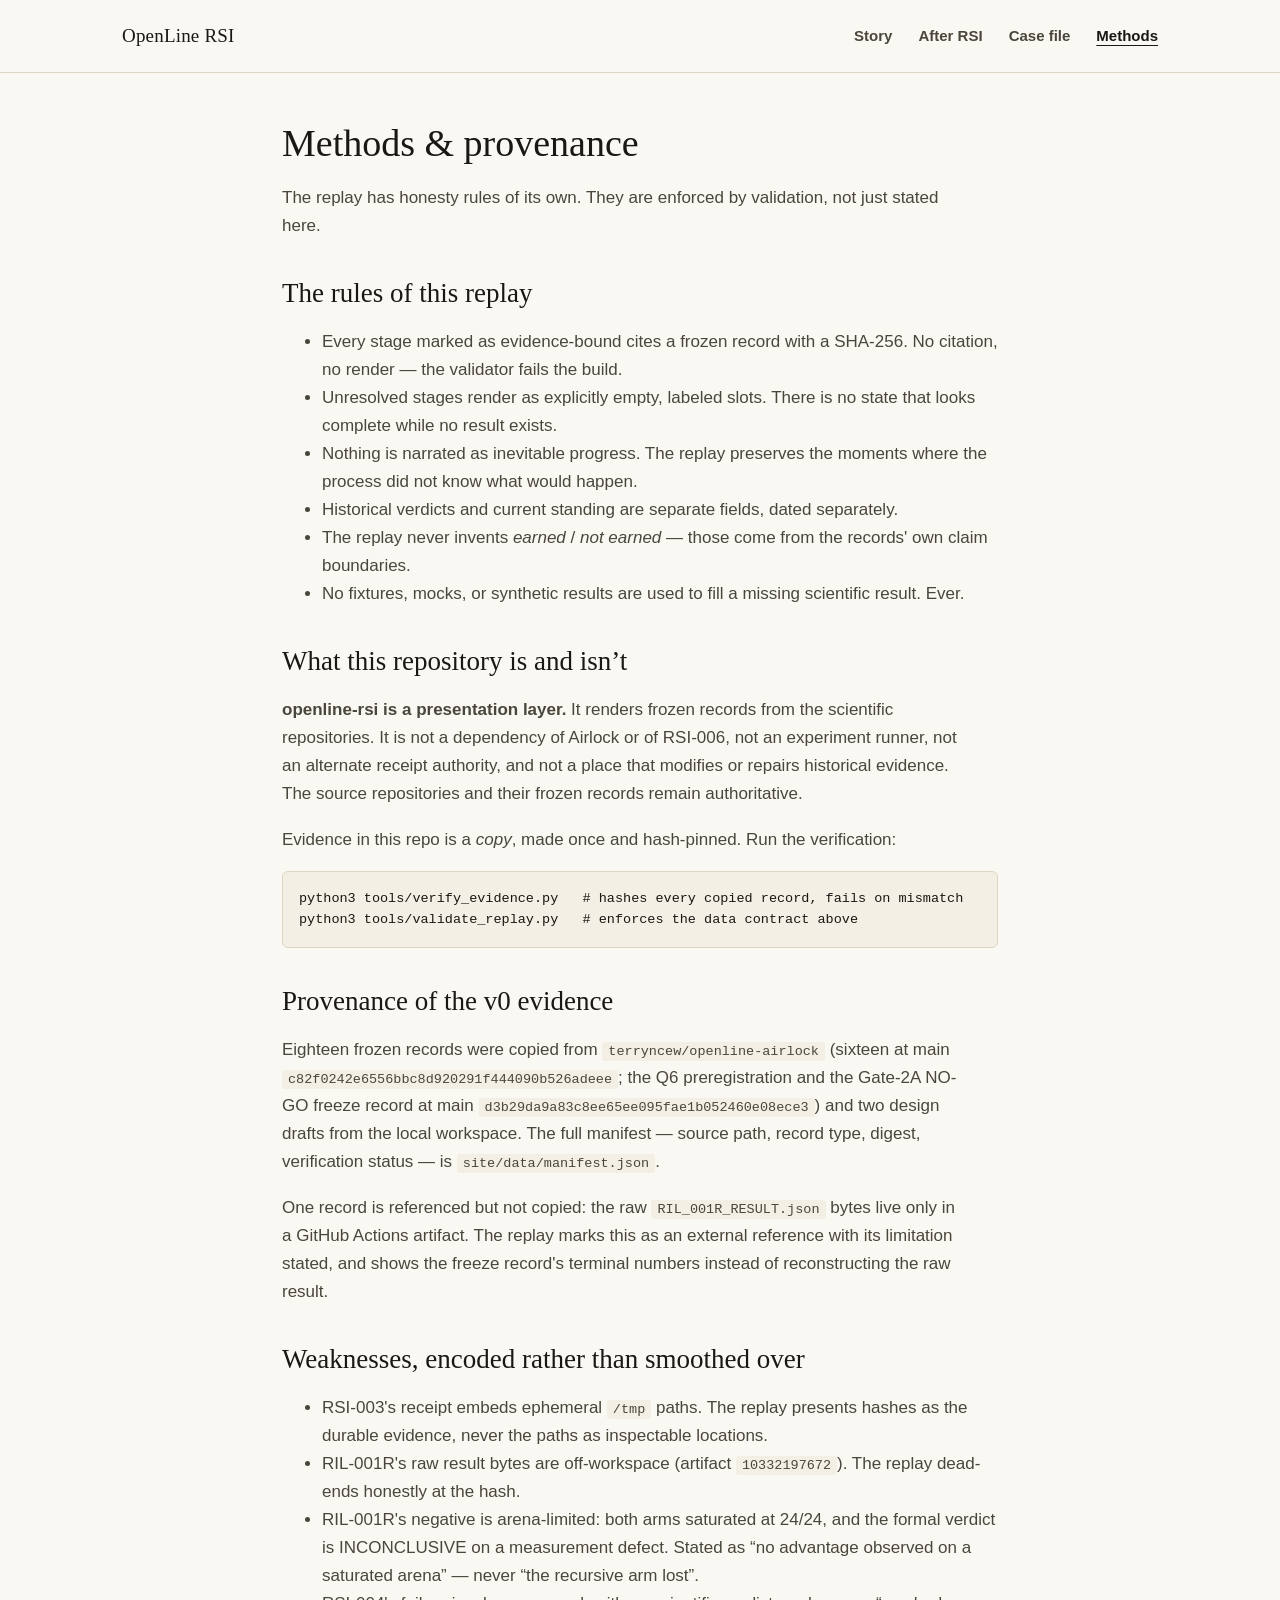
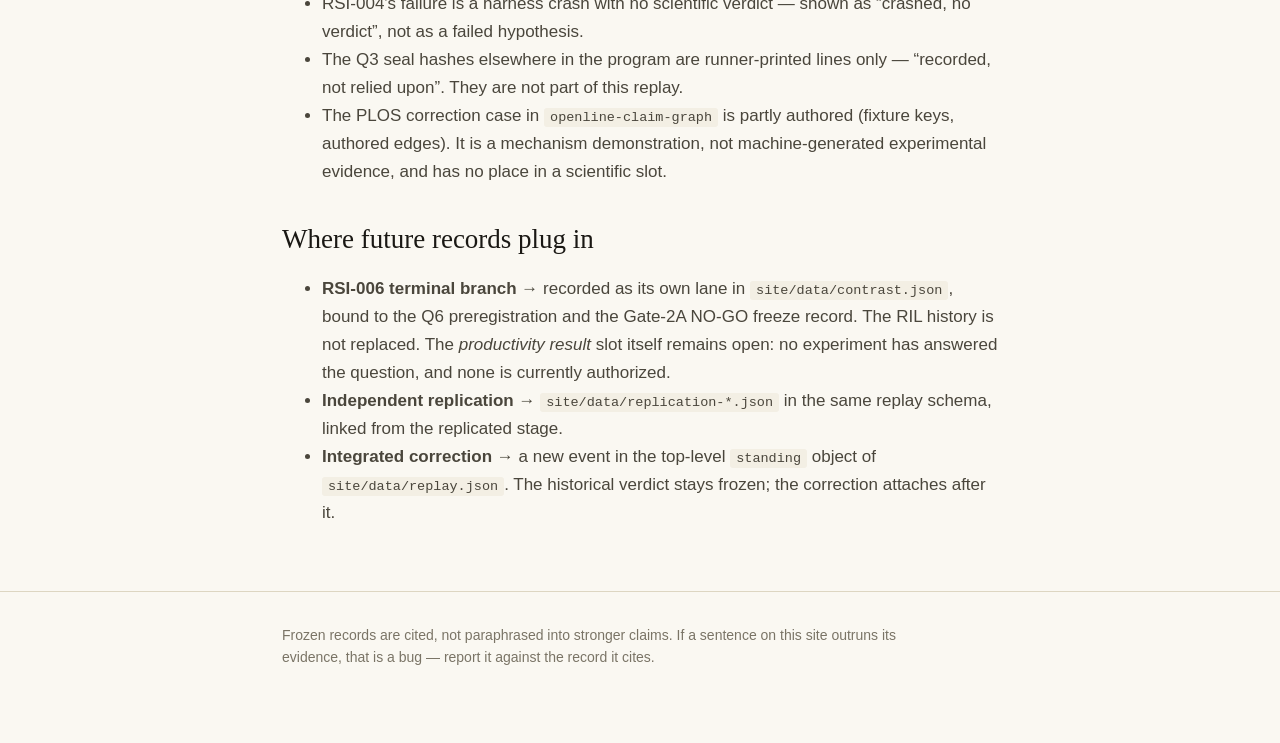
<file: site/methods.html>
<!DOCTYPE html>
<html lang="en">
<head>
<meta charset="utf-8">
<meta name="viewport" content="width=device-width, initial-scale=1">
<title>Methods &amp; provenance — openline-rsi</title>
<link rel="stylesheet" href="style.css">
</head>
<body>
<header class="site-head">
  <div class="wrap-wide head-inner">
    <div class="brand"><a href="index.html">OpenLine RSI</a></div>
    <nav aria-label="Primary">
      <a href="index.html">Story</a>
      <a href="later-investigations.html">After RSI</a>
      <a href="case-file.html">Case file</a>
      <a href="methods.html" aria-current="page">Methods</a>
    </nav>
  </div>
</header>

<main class="wrap-narrow prose">
  <h1>Methods &amp; provenance</h1>
  <p>The replay has honesty rules of its own. They are enforced by validation, not just stated here.</p>

  <h2>The rules of this replay</h2>
  <ul>
    <li>Every stage marked as evidence-bound cites a frozen record with a SHA-256. No citation, no render — the validator fails the build.</li>
    <li>Unresolved stages render as explicitly empty, labeled slots. There is no state that looks complete while no result exists.</li>
    <li>Nothing is narrated as inevitable progress. The replay preserves the moments where the process did not know what would happen.</li>
    <li>Historical verdicts and current standing are separate fields, dated separately.</li>
    <li>The replay never invents <em>earned</em> / <em>not earned</em> — those come from the records' own claim boundaries.</li>
    <li>No fixtures, mocks, or synthetic results are used to fill a missing scientific result. Ever.</li>
  </ul>

  <h2>What this repository is and isn&rsquo;t</h2>
  <p><strong>openline-rsi is a presentation layer.</strong> It renders frozen records from the scientific repositories. It is not a dependency of Airlock or of RSI-006, not an experiment runner, not an alternate receipt authority, and not a place that modifies or repairs historical evidence. The source repositories and their frozen records remain authoritative.</p>
  <p>Evidence in this repo is a <em>copy</em>, made once and hash-pinned. Run the verification:</p>
  <pre><code>python3 tools/verify_evidence.py   # hashes every copied record, fails on mismatch
python3 tools/validate_replay.py   # enforces the data contract above</code></pre>

  <h2>Provenance of the v0 evidence</h2>
  <p>Eighteen frozen records were copied from <code>terryncew/openline-airlock</code> (sixteen at main <code>c82f0242e6556bbc8d920291f444090b526adeee</code>; the Q6 preregistration and the Gate-2A NO-GO freeze record at main <code>d3b29da9a83c8ee65ee095fae1b052460e08ece3</code>) and two design drafts from the local workspace. The full manifest — source path, record type, digest, verification status — is <code>site/data/manifest.json</code>.</p>
  <p>One record is referenced but not copied: the raw <code>RIL_001R_RESULT.json</code> bytes live only in a GitHub Actions artifact. The replay marks this as an external reference with its limitation stated, and shows the freeze record's terminal numbers instead of reconstructing the raw result.</p>

  <h2>Weaknesses, encoded rather than smoothed over</h2>
  <ul>
    <li>RSI-003's receipt embeds ephemeral <code>/tmp</code> paths. The replay presents hashes as the durable evidence, never the paths as inspectable locations.</li>
    <li>RIL-001R's raw result bytes are off-workspace (artifact <code>10332197672</code>). The replay dead-ends honestly at the hash.</li>
    <li>RIL-001R's negative is arena-limited: both arms saturated at 24/24, and the formal verdict is INCONCLUSIVE on a measurement defect. Stated as &ldquo;no advantage observed on a saturated arena&rdquo; — never &ldquo;the recursive arm lost&rdquo;.</li>
    <li>RSI-004's failure is a harness crash with no scientific verdict — shown as &ldquo;crashed, no verdict&rdquo;, not as a failed hypothesis.</li>
    <li>The Q3 seal hashes elsewhere in the program are runner-printed lines only — &ldquo;recorded, not relied upon&rdquo;. They are not part of this replay.</li>
    <li>The PLOS correction case in <code>openline-claim-graph</code> is partly authored (fixture keys, authored edges). It is a mechanism demonstration, not machine-generated experimental evidence, and has no place in a scientific slot.</li>
  </ul>

  <h2>Where future records plug in</h2>
  <ul>
    <li><strong>RSI-006 terminal branch</strong> → recorded as its own lane in <code>site/data/contrast.json</code>, bound to the Q6 preregistration and the Gate-2A NO-GO freeze record. The RIL history is not replaced. The <em>productivity result</em> slot itself remains open: no experiment has answered the question, and none is currently authorized.</li>
    <li><strong>Independent replication</strong> → <code>site/data/replication-*.json</code> in the same replay schema, linked from the replicated stage.</li>
    <li><strong>Integrated correction</strong> → a new event in the top-level <code>standing</code> object of <code>site/data/replay.json</code>. The historical verdict stays frozen; the correction attaches after it.</li>
  </ul>
</main>

<footer class="site-foot">
  <div class="wrap-wide"><div class="wrap-narrow">
    <p>Frozen records are cited, not paraphrased into stronger claims. If a sentence on this site outruns its evidence, that is a bug — report it against the record it cites.</p>
  </div>
</div>
</footer>
</body>
</html>
</file>
<file: site/style.css>
/* OpenLine RSI — sealed case file.
   High-end investigative magazine + scientific archive + one interactive exhibit.
   Warm paper, ink nearly black, one primary accent. No gradients, no glow. */

:root {
  --paper: #faf8f2;
  --paper-dim: #f3efe4;
  --card: #fffdf8;
  --ink: #1a1814;
  --ink-soft: #4a463c;
  --ink-faint: #7a7466;
  --rule: #ddd6c2;
  --rule-soft: #e8e1cf;
  --accent: #1d4ed8;
  --accent-ink: #143aa5;
  --predicted: #b45309;
  --locked: #57534e;
  --crashed: #b91c1c;
  --earned: #15803d;
  --open: #78716c;
  --questioned: #b45309;
  --inherited: #57534e;
  --deny: #15803d;
  --admit: #b91c1c;
  --serif: "Iowan Old Style", "Palatino Linotype", Book Antiqua, Palatino, Georgia, serif;
  --sans: -apple-system, BlinkMacSystemFont, "Segoe UI", Helvetica, Arial, sans-serif;
  --mono: ui-monospace, SFMono-Regular, Menlo, Consolas, monospace;
}

* { box-sizing: border-box; }
html { -webkit-text-size-adjust: 100%; scroll-behavior: smooth; }
@media (prefers-reduced-motion: reduce) {
  html { scroll-behavior: auto; }
  *, *::before, *::after { animation: none !important; transition: none !important; }
}
body {
  margin: 0;
  background: var(--paper);
  color: var(--ink);
  font-family: var(--sans);
  line-height: 1.6;
  font-size: 17px;
  overflow-x: hidden;
}
a { color: var(--accent); text-decoration-thickness: 1px; text-underline-offset: 2px; }
a:hover { color: var(--accent-ink); }

.wrap-narrow { max-width: 760px; margin: 0 auto; padding: 0 22px; }
.wrap-wide { max-width: 1080px; margin: 0 auto; padding: 0 22px; }

/* ---------- header ---------- */
.site-head {
  border-bottom: 1px solid var(--rule);
  background: var(--paper);
  position: sticky;
  top: 0;
  z-index: 10;
}
.head-inner {
  display: flex; align-items: center; justify-content: space-between;
  padding-top: 14px; padding-bottom: 14px;
  gap: 16px;
}
.brand { font-family: var(--serif); font-size: 19px; letter-spacing: 0.01em; }
.brand a { color: var(--ink); text-decoration: none; }
.site-head nav { display: flex; gap: 26px; flex-wrap: wrap; }
.site-head nav a {
  color: var(--ink-soft); text-decoration: none; font-size: 15px; font-weight: 600;
  min-height: 44px; display: inline-flex; align-items: center;
}
.site-head nav a:hover { color: var(--ink); text-decoration: underline; text-underline-offset: 4px; }
.site-head nav a[aria-current="page"] { color: var(--ink); text-decoration: underline; text-underline-offset: 4px; }

/* ---------- masthead ---------- */
.masthead { padding: 72px 0 48px; border-bottom: 1px solid var(--rule); }
.masthead-inner { max-width: 760px; }
.mast-kicker {
  font-family: var(--mono); font-size: 13px; letter-spacing: 0.18em;
  text-transform: uppercase; color: var(--ink-faint); margin: 0 0 18px;
}
.mast-title {
  font-family: var(--serif); font-weight: 400;
  font-size: clamp(38px, 6.2vw, 64px); line-height: 1.08; letter-spacing: -0.015em;
  margin: 0 0 24px; color: var(--ink);
}
.mast-stake {
  font-family: var(--serif); font-size: 21px; line-height: 1.45; color: var(--ink-soft);
  margin: 0 0 12px; max-width: 34em;
}
.mast-record {
  margin: 28px 0 32px; padding: 18px 0; border-top: 1px solid var(--rule); border-bottom: 1px solid var(--rule);
}
.mast-record p {
  font-family: var(--serif); font-size: 19px; line-height: 1.5; margin: 0; color: var(--ink);
}
.doors { display: flex; flex-wrap: wrap; gap: 12px; margin-top: 8px; }
.door {
  display: inline-flex; align-items: center; justify-content: center;
  font-family: var(--sans); font-size: 16px; font-weight: 600;
  color: var(--ink); text-decoration: none;
  border: 1.5px solid var(--ink); border-radius: 999px;
  padding: 12px 22px; min-height: 48px;
  background: transparent;
  transition: background 160ms ease, color 160ms ease;
}
.door:hover { background: var(--ink); color: var(--paper); }
.door:first-child { background: var(--ink); color: var(--paper); }
.door:first-child:hover { background: #000; }

/* ---------- exhibit ---------- */
.exhibit { padding: 64px 0 56px; border-bottom: 1px solid var(--rule); background: var(--paper); }
.kicker {
  font-family: var(--mono); font-size: 12.5px; letter-spacing: 0.14em;
  text-transform: uppercase; color: var(--ink-faint); margin: 0 0 14px;
}
.exhibit-head {
  font-family: var(--serif); font-weight: 400; font-size: clamp(28px, 4.2vw, 40px);
  line-height: 1.2; margin: 0 0 10px; letter-spacing: -0.01em;
}
.exhibit-sub { color: var(--ink-soft); font-size: 16.5px; max-width: 38em; margin: 0 0 36px; }

.lineage-grid {
  display: grid; grid-template-columns: 1fr 1fr; gap: 28px;
}
@media (max-width: 760px) {
  .lineage-grid { grid-template-columns: 1fr; }
}
.lineage {
  background: var(--card); border: 1px solid var(--rule);
  padding: 26px 24px 22px;
}
.lineage-head { margin-bottom: 18px; border-bottom: 1px solid var(--rule-soft); padding-bottom: 14px; }
.lineage-kicker {
  font-family: var(--mono); font-size: 11.5px; letter-spacing: 0.12em;
  text-transform: uppercase; color: var(--ink-faint); margin: 0 0 6px;
}
.lineage-verdict {
  font-family: var(--serif); font-size: 20px; margin: 0; color: var(--ink);
}

.strip { list-style: none; margin: 0; padding: 0; }
.gen { margin: 0; }
.gen-link {
  display: flex; align-items: center; justify-content: space-between;
  text-decoration: none; color: inherit;
  border: 1px solid var(--rule); background: var(--paper);
  padding: 12px 14px; gap: 12px;
}
.gen-link:hover { border-color: var(--ink-soft); }
.gen-label {
  font-family: var(--sans); font-size: 14px; font-weight: 600; letter-spacing: 0.02em;
  text-transform: uppercase; color: var(--ink-soft);
}
.gen-state {
  font-family: var(--mono); font-size: 12.5px; letter-spacing: 0.08em; font-weight: 700;
  padding: 6px 10px; border: 1px solid currentColor; border-radius: 3px; white-space: nowrap;
}
.is-questioned { color: var(--questioned); background: #fff8e6; }
.is-inherited { color: var(--inherited); background: #f5f4f0; }
.is-admit { color: var(--admit); background: #fef2f2; }
.is-deny { color: var(--deny); background: #f0fdf4; }

.inherit { display: flex; flex-direction: column; align-items: center; padding: 0; height: 36px; position: relative; }
.inherit .line {
  width: 2px; height: 22px; background: var(--ink-faint);
  transform-origin: top; transform: scaleY(0);
  transition: transform 700ms cubic-bezier(0.22, 1, 0.36, 1);
}
.inherit .arrow { font-size: 14px; color: var(--ink-faint); line-height: 1; margin-top: 2px; }
.strip.resolved .inherit .line { transform: scaleY(1); }

.lineage-note {
  font-family: var(--serif); font-size: 19px; font-style: italic; color: var(--ink);
  margin: 18px 0 8px; padding-top: 14px; border-top: 1px solid var(--rule-soft);
}
.lineage-src { margin: 0; font-size: 14.5px; }
.lineage-src a { font-weight: 600; }

/* ---------- casefile / replay ---------- */
.casefile { padding: 64px 0 40px; }
.chapter-title {
  font-family: var(--serif); font-weight: 400;
  font-size: clamp(30px, 5vw, 44px); line-height: 1.2; letter-spacing: -0.01em;
  margin: 0 0 18px; max-width: 20em;
}
.lede { font-size: 19px; color: var(--ink-soft); max-width: 34em; margin: 0 0 8px; }
.meta { font-family: var(--mono); font-size: 13px; color: var(--ink-faint); margin: 18px 0 0; }

.questions {
  list-style: none; margin: 36px 0 12px; padding: 0;
  border-top: 1px solid var(--rule);
}
.questions li {
  padding: 14px 0; border-bottom: 1px solid var(--rule);
  font-family: var(--serif); font-size: 19px;
}
.questions li span.q {
  color: var(--ink-faint); font-family: var(--mono); font-size: 12.5px;
  display: block; margin-bottom: 4px; letter-spacing: 0.06em; text-transform: uppercase;
}

/* timeline as archival folio */
.timeline { position: relative; margin: 48px 0 24px; }
.stage {
  display: grid; grid-template-columns: 110px 1fr; gap: 24px;
  padding: 28px 0 32px; border-top: 1px solid var(--rule);
  scroll-margin-top: 80px;
}
.stage:last-child { border-bottom: 1px solid var(--rule); }
.folio {
  font-family: var(--serif); font-size: 44px; line-height: 1; color: var(--rule);
  font-weight: 400; text-align: right; padding-top: 4px;
  user-select: none;
}
.stage-main { min-width: 0; }
.stage .record-type {
  font-family: var(--mono); font-size: 11.5px; letter-spacing: 0.1em;
  text-transform: uppercase; color: var(--ink-faint); margin: 0 0 8px;
}
.stage h2 {
  font-family: var(--serif); font-weight: 400; font-size: 28px;
  margin: 0 0 12px; line-height: 1.28; letter-spacing: -0.01em;
}
.stage .body { color: var(--ink-soft); margin: 0 0 14px; max-width: 38em; font-size: 17px; }
.stage .verdict {
  font-family: var(--mono); font-size: 13px; background: var(--paper-dim);
  border: 1px solid var(--rule); padding: 10px 12px; margin: 0 0 14px;
  overflow-x: auto; white-space: nowrap; max-width: 100%; border-radius: 4px;
}
.stage .why {
  border-left: 3px solid var(--rule); padding: 2px 0 2px 14px;
  color: var(--ink-soft); font-size: 15.5px; margin: 0 0 16px; max-width: 40em;
}
.stage .why strong { color: var(--ink); font-weight: 600; }

/* ---------- evidence drawer ---------- */
details.evidence {
  border: 1px solid var(--rule); background: var(--card);
  margin: 0 0 6px; max-width: 44em; border-radius: 4px;
  transition: border-color 180ms ease, box-shadow 180ms ease;
}
details.evidence:hover { border-color: var(--ink-faint); }
details.evidence[open] { border-color: var(--ink-soft); box-shadow: 0 2px 12px rgba(0,0,0,0.06); }
details.evidence summary {
  cursor: pointer; padding: 14px 16px; font-size: 15px; font-weight: 600; color: var(--ink-soft);
  list-style: none; display: flex; align-items: center; gap: 10px;
  min-height: 48px;
}
details.evidence summary::-webkit-details-marker { display: none; }
details.evidence summary::before {
  content: "+"; font-family: var(--mono); color: var(--ink-faint); font-size: 18px; line-height: 1;
  width: 20px; text-align: center; flex-shrink: 0;
}
details.evidence[open] summary::before { content: "–"; color: var(--ink); }
details.evidence summary:hover { color: var(--ink); }
details.evidence summary:focus-visible { outline: 2px solid var(--accent); outline-offset: 2px; }
.ev-body { padding: 4px 16px 16px; font-size: 14.5px; }
.ev-body dl { margin: 0 0 12px; display: grid; grid-template-columns: 150px 1fr; gap: 6px 12px; }
.ev-body dt {
  font-family: var(--mono); font-size: 11.5px; color: var(--ink-faint);
  text-transform: uppercase; letter-spacing: 0.06em; padding-top: 3px;
}
.ev-body dd { margin: 0; font-family: var(--mono); font-size: 12.5px; word-break: break-all; line-height: 1.5; }
.ev-body dd.plain { font-family: var(--sans); font-size: 14.5px; }
.ev-body .excerpt {
  border-left: 3px solid var(--rule); padding: 8px 0 8px 12px; margin: 12px 0;
  color: var(--ink-soft); font-size: 14px; line-height: 1.6;
}
.ev-body .excerpt code { font-family: var(--mono); font-size: 12.5px; }
.ev-body a.raw { font-size: 14px; font-weight: 600; display: inline-block; padding: 8px 0; }
.limitation {
  background: #fff8e6; border: 1px solid #e8d9a8; padding: 10px 12px; border-radius: 4px;
  font-size: 13.5px; margin: 12px 0; color: #5c4a1a; line-height: 1.5;
  overflow-wrap: break-word; word-break: break-word;
}

/* ---------- panels ---------- */
.panel { border: 1px solid var(--rule); background: var(--card); padding: 26px 26px; margin: 36px 0; border-radius: 6px; }
.panel h2 { font-family: var(--serif); font-weight: 400; font-size: 26px; margin: 0 0 14px; line-height: 1.3; }
.panel ul { margin: 0; padding-left: 20px; }
.panel li { margin-bottom: 10px; color: var(--ink-soft); line-height: 1.6; }
.two-col { display: grid; grid-template-columns: 1fr 1fr; gap: 24px; }
@media (max-width: 640px) { .two-col { grid-template-columns: 1fr; } }
.two-col h3 {
  font-family: var(--mono); font-size: 12px; letter-spacing: 0.12em;
  text-transform: uppercase; margin: 0 0 12px;
}
.two-col .earned h3 { color: var(--earned); }
.two-col .not-earned h3 { color: var(--crashed); }

/* ---------- stop ---------- */
.stop {
  border: 2px solid var(--ink); padding: 36px 32px; margin: 48px 0 40px;
  background: var(--card); border-radius: 6px;
}
.stop .kicker { color: var(--ink); font-weight: 700; }
.stop-head {
  font-family: var(--serif); font-weight: 400; font-size: clamp(26px, 4vw, 34px);
  line-height: 1.25; margin: 0 0 14px;
}
.stop p { color: var(--ink-soft); max-width: 38em; margin: 0 0 12px; font-size: 17px; }
.stop-doors { margin: 20px 0 12px; font-size: 16px; font-weight: 600; }
.stop-doors a { text-decoration: none; border-bottom: 1px solid currentColor; }
.handoff { font-size: 15px !important; color: var(--ink-faint) !important; margin-top: 18px !important; padding-top: 16px; border-top: 1px solid var(--rule-soft); }
.handoff a { color: var(--ink-soft); font-weight: 600; }

/* ---------- slots ---------- */
.open-head { font-family: var(--serif); font-weight: 400; font-size: 30px; margin: 48px 0 8px; }
.faint { color: var(--ink-faint); font-size: 15px; }
.slot {
  border: 2px dashed var(--rule); padding: 22px 24px; margin: 18px 0;
  background: transparent; border-radius: 6px;
}
.slot h3 { font-family: var(--serif); font-weight: 400; font-size: 21px; margin: 0 0 8px; }
.slot .tag {
  display: inline-block; font-family: var(--mono); font-size: 11.5px;
  letter-spacing: 0.12em; text-transform: uppercase; color: var(--open);
  border: 1px dashed var(--open); padding: 4px 10px; margin-bottom: 12px; border-radius: 3px;
}
.slot p { color: var(--ink-soft); margin: 0 0 8px; font-size: 15.5px; line-height: 1.6; }
.slot code { font-family: var(--mono); font-size: 12.5px; color: var(--ink-faint); }

/* ---------- standing ---------- */
.standing-table { width: 100%; border-collapse: collapse; font-size: 15px; margin-top: 8px; }
.standing-table th {
  text-align: left; font-family: var(--mono); font-size: 11px; letter-spacing: 0.1em;
  text-transform: uppercase; color: var(--ink-faint); padding: 10px;
  border-bottom: 1px solid var(--rule);
}
.standing-table td { padding: 12px 10px; border-bottom: 1px solid var(--rule-soft); vertical-align: top; line-height: 1.55; }
.standing-table td.v { font-family: var(--mono); font-size: 12.5px; word-break: break-word; }

/* ---------- prose pages ---------- */
.prose h1 { font-family: var(--serif); font-weight: 400; font-size: 38px; margin: 48px 0 16px; line-height: 1.2; }
.prose h2 { font-family: var(--serif); font-weight: 400; font-size: 27px; margin: 36px 0 12px; line-height: 1.3; }
.prose p, .prose li { color: var(--ink-soft); max-width: 40em; line-height: 1.65; }
.prose code { font-family: var(--mono); font-size: 13.5px; background: var(--paper-dim); padding: 2px 6px; border-radius: 3px; }
.prose pre { background: var(--paper-dim); border: 1px solid var(--rule); padding: 16px; overflow-x: auto; font-size: 13px; border-radius: 6px; }
.prose pre code { background: none; padding: 0; }

/* ---------- footer ---------- */
.site-foot { border-top: 1px solid var(--rule); margin-top: 64px; padding: 32px 0 64px; }
.site-foot p { font-size: 14px; color: var(--ink-faint); max-width: 44em; margin: 0 0 10px; line-height: 1.6; }
.site-foot code { font-family: var(--mono); font-size: 12.5px; }

/* ---------- mobile ---------- */
@media (max-width: 760px) {
  body { font-size: 16.5px; }
  .masthead { padding: 48px 0 36px; }
  .mast-title { font-size: 42px; }
  .mast-stake { font-size: 19px; }
  .doors { flex-direction: column; align-items: stretch; }
  .door { text-align: center; width: 100%; }
  .stage { grid-template-columns: 1fr; gap: 12px; padding: 24px 0 28px; }
  .folio { text-align: left; font-size: 32px; padding-top: 0; }
  .stage h2 { font-size: 24px; }
  .stage .verdict { white-space: normal; overflow-wrap: break-word; }
  .ev-body dl { grid-template-columns: 1fr; gap: 2px; }
  .ev-body dt { padding-top: 8px; }
  .stop { padding: 28px 22px; }
  .head-inner { flex-wrap: wrap; }
  .site-head nav a { font-size: 16px; padding: 10px 12px; }
}

@media (max-width: 390px) {
  .wrap-narrow, .wrap-wide { padding: 0 18px; }
  .mast-title { font-size: 38px; line-height: 1.08; }
  .gen-link { padding: 14px 12px; }
  .gen-state { font-size: 11.5px; }
}

/* Narrow phones: the four short nav labels settle into two balanced rows
   instead of one cramped row or a ragged wrap. Desktop/large-tablet keep
   the original single-row flex layout. */
@media (max-width: 480px) {
  .site-head nav {
    display: grid;
    grid-template-columns: 1fr 1fr;
    gap: 2px 24px;
    width: 100%;
  }
}

/* ---------- story panels (homepage only: white / black / yellow) ---------- */
body.page-story {
  background: #fff; color: #000;
  font-family: "Helvetica Neue", Helvetica, Arial, sans-serif;
}
.page-story {
  --wb-display: "Arial Black", "Helvetica Neue", Helvetica, Arial, sans-serif;
}
.page-story .wb-top { border-bottom: 4px solid #000; background: #fff; }
.page-story .wb-top-inner {
  max-width: 1240px; margin: 0 auto; padding: 20px 24px;
  display: flex; justify-content: space-between; align-items: baseline; gap: 16px; flex-wrap: wrap;
}
.page-story .wb-brand {
  font-family: var(--wb-display); font-size: 24px; color: #000;
  text-decoration: none; letter-spacing: 0;
}
.page-story .wb-top nav { display: flex; gap: 30px; flex-wrap: wrap; }
.page-story .wb-top nav a { color: #000; text-decoration: none; font-weight: 700; font-size: 16px; }
.page-story .wb-top nav a:hover, .page-story .wb-top nav a[aria-current="page"] { text-decoration: underline; text-underline-offset: 4px; }

/* one comic panel = title zone / picture zone / caption zone, stacked, never side by side
   scoped under .page-story so the case-file / methods / investigations .panel rules keep their own appearance */
.page-story .panel {
  max-width: 1150px; margin: 0 auto; padding: 9vh 24px 10vh;
  background: #fff; border: 0; border-radius: 0;
  border-top: 6px solid #000;
}
.page-story .panel-cover { border-top: none; }
.page-story .receipts { border-top: 6px solid #000; }
.page-story .panel-title { max-width: 640px; margin: 0 auto 5vh; text-align: center; }
.page-story .panel-title h1, .page-story .panel-title h2, .page-story .boom, .page-story .receipts nav a {
  font-family: var(--wb-display); text-transform: uppercase;
  line-height: 0.95; letter-spacing: -0.01em; margin: 0; color: #000;
}
.page-story .panel-title h1 { font-size: clamp(52px, 8vw, 120px); }
.page-story .panel-title h2 { font-size: clamp(40px, 5.6vw, 84px); }
.page-story .cover-strap {
  font-weight: 800; letter-spacing: 0.18em; text-transform: uppercase;
  font-size: clamp(13px, 1.6vw, 18px); margin: 22px 0 0; color: #000;
}
.page-story .cover-line {
  font-family: var(--wb-display); text-transform: uppercase;
  font-size: clamp(24px, 3.4vw, 44px); line-height: 1.05; margin: 26px 0 0; color: #000;
}
.page-story .panel-art { margin: 0 auto; max-width: 1120px; overflow: hidden; }
.page-story .panel-art svg { display: block; width: 100%; height: auto; }
.page-story .panel-cap { max-width: 600px; margin: 5vh auto 0; text-align: center; border-top: 3px solid #000; padding-top: 4vh; }
.page-story .cap-line { font-size: 20px; line-height: 1.55; margin: 0 0 14px; }
.page-story .boom { font-size: clamp(44px, 6.4vw, 92px); margin: 26px 0 0; }
.page-story .rec { margin: 28px 0 0; font-size: 17px; font-weight: 700; }
.page-story .rec a { color: #000; text-decoration: underline; text-underline-offset: 4px; text-decoration-thickness: 2px; }
.page-story .result-note { margin: 32px 0 0; font-size: 13px; letter-spacing: 0.14em; text-transform: uppercase; color: #666; }
.page-story a:focus-visible { outline: 3px solid #000; outline-offset: 3px; }
.page-story .receipts { max-width: 1150px; margin: 0 auto; padding: 9vh 24px 15vh; text-align: center; }
.page-story .receipts nav { margin-top: 40px; display: flex; flex-wrap: wrap; justify-content: center; align-items: baseline; gap: 6px 2px; }
.page-story .receipts nav a { font-size: clamp(24px, 3.4vw, 44px); color: #000; text-decoration: none; line-height: 1.1; }
.page-story .receipts nav a:hover { text-decoration: underline; text-underline-offset: 8px; }
.page-story .receipts .dot { font-family: var(--wb-display); text-transform: uppercase; font-size: clamp(24px, 3.4vw, 44px); color: #000; line-height: 1.1; }
.page-story .airlock-line { max-width: 640px; margin: 42px auto 0; font-size: 16px; line-height: 1.6; color: #555; }
.page-story .airlock-line a { color: #000; font-weight: 700; text-decoration: underline; text-underline-offset: 3px; text-decoration-thickness: 2px; }
.page-story .rec-sub { font-size: 16px; color: #333; margin: -18px 0 0; }
.page-story .rec-note { max-width: 640px; margin: 44px auto 0; font-size: 17px; line-height: 1.55; color: #111; }
.page-story .rec-note a { color: #000; }
.page-story .passage { text-align: center; padding: 30px 0 34px; }
.page-story .passage svg { width: 148px; height: auto; display: inline-block; }
.page-story .wb-foot { border-top: 6px solid #000; background: #fff; }
.page-story .wb-foot-inner { max-width: 1150px; margin: 0 auto; padding: 36px 24px 56px; font-size: 14px; line-height: 1.6; }
.page-story .wb-foot-inner p { margin: 0 0 10px; max-width: 60em; }
.page-story .wb-foot code { font-family: ui-monospace, Menlo, Consolas, monospace; font-size: 13px; background: #eee; padding: 2px 6px; }

/* one-time reveal; no-JS and reduced-motion stay readable */
html.js .page-story .panel, html.js .page-story .receipts { opacity: 0; transform: translateY(22px); transition: opacity 0.6s ease, transform 0.6s ease; }
html.js .page-story .panel.revealed, html.js .page-story .receipts.revealed { opacity: 1; transform: none; }
@media (prefers-reduced-motion: reduce) {
  html.js .page-story .panel, html.js .page-story .receipts { transition: none; opacity: 1; transform: none; }
}

@media (max-width: 860px) {
  .page-story .panel { padding: 8vh 0 9vh; }
  .page-story .panel-title { padding: 0 20px; }
  .page-story .panel-cap { margin-left: 20px; margin-right: 20px; }
  /* recompose: crop into the action so the yellow card stays large */
  .page-story .panel-art svg { width: 168%; max-width: none; }
  .page-story .art-cover svg { margin-left: -24%; }
  .page-story .art-p1 svg { margin-left: -24%; }
  .page-story .art-p2 svg { margin-left: -37%; }
  .page-story .art-p3 svg { margin-left: -41%; }
  .page-story .panel-title h1 { font-size: clamp(44px, 14vw, 72px); }
  .page-story .panel-title h2 { font-size: clamp(36px, 11vw, 56px); }
  .page-story .cover-line { font-size: clamp(22px, 7vw, 34px); }
  .page-story .boom { font-size: clamp(38px, 12vw, 60px); }
  .page-story .receipts nav a { font-size: clamp(22px, 7vw, 34px); }
  .page-story .receipts .dot { font-size: clamp(22px, 7vw, 34px); }
  .page-story .receipts { padding-left: 20px; padding-right: 20px; }
  .page-story .wb-top-inner { padding: 16px 20px; }
  .page-story .wb-top nav { gap: 20px; }
}


/* ---------- case file header ---------- */

/* prevent horizontal overflow */
img, pre, table { max-width: 100%; }
.verdict {
  font-family: var(--mono); font-size: 13px; background: var(--paper-dim);
  border: 1px solid var(--rule); padding: 10px 12px; margin: 0 0 14px;
  overflow-x: auto; max-width: 100%; border-radius: 4px;
  overflow-wrap: break-word; word-break: break-word;
}
.stage .verdict, .ev-body dd { overflow-wrap: break-word; }
.stage .body, .excerpt, .stage .why, .slot p, .slot h3 { overflow-wrap: break-word; word-break: break-word; }


/* ---------- TRY THE BOUNDARY (additive demo section) ----------
   Kept visually separate from the frozen RSI record above:
   heavy rule, its own label, plain system objects. No glow, no art. */
.tb {
  border-top: 6px double var(--ink);
  padding: 56px 0 64px;
  background: var(--paper);
}
.tb-title {
  font-family: var(--serif); font-weight: 400;
  font-size: clamp(30px, 5vw, 44px); line-height: 1.15;
  letter-spacing: -0.01em; margin: 0 0 8px;
}
.tb-demo-label {
  font-family: var(--mono); font-size: 12.5px; letter-spacing: 0.14em;
  text-transform: uppercase; color: var(--ink-faint); margin: 0 0 28px;
}
.tb-bridge { max-width: 38em; margin: 0 0 28px; }
.tb-bridge p { font-family: var(--serif); font-size: 21px; line-height: 1.45; margin: 0 0 10px; color: var(--ink); }
.tb-bridge .tb-recruit { font-weight: 700; }

.tb-arch {
  display: grid; grid-template-columns: repeat(3, 1fr); gap: 12px;
  margin: 0 0 12px; max-width: 60em;
}
.tb-arch-item {
  background: var(--card); border: 1.5px solid var(--ink);
  padding: 14px 16px;
}
.tb-arch-name {
  display: block; font-family: var(--mono); font-size: 13px;
  letter-spacing: 0.14em; font-weight: 700; margin-bottom: 4px;
}
.tb-arch-role { font-size: 15px; color: var(--ink-soft); }
.tb-rule {
  font-size: 16px; color: var(--ink-soft); max-width: 44em;
  border-left: 3px solid var(--ink); padding-left: 14px; margin: 0 0 32px;
}

.tb-tabs { display: flex; flex-wrap: wrap; gap: 10px; margin: 0 0 24px; }
.tb-tabs [role="tab"] {
  font-family: var(--sans); font-size: 15px; font-weight: 700;
  text-transform: uppercase; letter-spacing: 0.04em;
  border: 1.5px solid var(--ink); border-radius: 999px;
  background: transparent; color: var(--ink);
  padding: 11px 20px; min-height: 48px; cursor: pointer;
}
.tb-tabs [role="tab"][aria-selected="true"] { background: var(--ink); color: var(--paper); }

.tb-panel {
  background: var(--card); border: 1px solid var(--rule);
  padding: 26px 24px; margin: 0 0 8px; max-width: 60em;
}
.tb-basis {
  font-family: var(--mono); font-size: 12.5px; color: var(--ink-faint);
  letter-spacing: 0.02em; margin: 0 0 18px; max-width: 52em;
}
.tb-job {
  border: 1px solid var(--rule); background: var(--paper);
  padding: 12px 16px; margin: 0 0 18px; font-size: 16px;
}
.tb-k {
  font-family: var(--mono); font-size: 12.5px; letter-spacing: 0.1em;
  text-transform: uppercase; color: var(--ink-faint); margin-right: 8px;
}
.tb-h {
  font-family: var(--mono); font-size: 13px; letter-spacing: 0.12em;
  text-transform: uppercase; color: var(--ink-soft); margin: 22px 0 10px;
}
.tb-h:first-child { margin-top: 0; }

.tb-stage { margin: 0 0 18px; }
.tb-head { margin: 0 0 16px; }
.tb-flow {
  display: flex; align-items: stretch; flex-wrap: wrap; gap: 8px;
  margin: 12px 0;
}
.tb-box {
  border: 1.5px solid var(--ink); background: var(--paper);
  padding: 10px 14px; min-width: 0;
}
.tb-box-label { font-weight: 700; font-size: 15px; }
.tb-box-sub { font-size: 13.5px; color: var(--ink-soft); }
.tb-arrow { align-self: center; font-size: 20px; color: var(--ink-soft); }
.tb-pill {
  align-self: center;
  font-family: var(--mono); font-size: 13px; font-weight: 700;
  letter-spacing: 0.08em; padding: 8px 14px;
  border: 1.5px solid currentColor; border-radius: 3px; white-space: nowrap;
}
.tb-commit { color: var(--earned); background: #f0fdf4; }
.tb-quar { color: var(--predicted); background: #fff8e6; }
.tb-deny { color: var(--crashed); background: #fef2f2; }

.tb-note { font-size: 16px; color: var(--ink-soft); max-width: 42em; margin: 10px 0; }
.tb-note.tb-key { font-family: var(--serif); font-size: 19px; color: var(--ink); }

.tb-traj { margin: 0 0 12px 22px; padding: 0; font-size: 16px; }
.tb-traj li { margin: 4px 0; }
.tb-drift-step { font-weight: 700; }
.tb-verdicts { display: flex; flex-wrap: wrap; gap: 24px; margin: 8px 0 4px; }
.tb-verdict { display: flex; align-items: center; }

.tb-checks { margin: 0 0 18px; }
.tb-check {
  display: flex; align-items: flex-start; gap: 12px;
  border: 1px solid var(--rule); background: var(--paper);
  padding: 12px 14px; margin: 0 0 8px; cursor: pointer;
}
.tb-check input { width: 22px; height: 22px; margin-top: 2px; accent-color: var(--ink); flex: none; }
.tb-check-tx { font-size: 16px; }
.tb-check-desc { color: var(--ink-soft); font-size: 14.5px; }
.tb-reasons { margin: 0 0 12px 22px; padding: 0; font-family: var(--mono); font-size: 13.5px; color: var(--crashed); overflow-wrap: break-word; }
.tb-reasons li { margin: 4px 0; }

.tb-controls { display: flex; flex-wrap: wrap; gap: 10px; margin: 6px 0 0; }
.tb-btn {
  font-family: var(--sans); font-size: 15px; font-weight: 600;
  border: 1.5px solid var(--ink); border-radius: 999px;
  background: transparent; color: var(--ink);
  padding: 11px 20px; min-height: 48px; cursor: pointer;
}
.tb-btn:hover { background: var(--ink); color: var(--paper); }

.tb-keys {
  border-top: 1px solid var(--rule); border-bottom: 1px solid var(--rule);
  padding: 22px 0; margin: 32px 0; max-width: 44em;
}
.tb-keys p { font-family: var(--serif); font-size: 21px; line-height: 1.45; margin: 0 0 8px; }
.tb-keys .tb-keys-plain { font-family: var(--sans); font-size: 16px; color: var(--ink-soft); }

.tb-bridge2 { max-width: 42em; margin: 0 0 28px; }
.tb-bridge2 p { font-size: 16.5px; color: var(--ink-soft); margin: 0 0 12px; }

.tb-limits {
  border: 1px solid var(--rule); background: var(--card);
  padding: 16px 20px; max-width: 44em;
}
.tb-limits summary {
  font-family: var(--mono); font-size: 13px; letter-spacing: 0.12em;
  text-transform: uppercase; cursor: pointer; font-weight: 700;
}
.tb-limits ul { margin: 12px 0 12px 22px; padding: 0; font-size: 16px; }
.tb-limits li { margin: 4px 0; }
.tb-limits p { font-size: 15.5px; color: var(--ink-soft); margin: 0; }

@media (max-width: 640px) {
  .tb-arch { grid-template-columns: 1fr; }
  .tb-flow { flex-direction: column; align-items: stretch; }
  .tb-arrow { align-self: center; transform: rotate(90deg); }
  .tb-pill { align-self: flex-start; }
  .tb-panel { padding: 20px 16px; }
  .tb-verdicts { gap: 12px; }
}

/* ---------- WHAT CAME AFTER epilogue (extends the tb demo section) ---------- */
.tb-h2 {
  font-family: var(--serif); font-weight: 400;
  font-size: clamp(24px, 3.6vw, 32px); line-height: 1.25;
  letter-spacing: -0.01em; margin: 44px 0 14px; max-width: 24em;
}
.tb-prose { max-width: 40em; }
.tb-prose p { font-size: 17.5px; color: var(--ink-soft); margin: 0 0 12px; line-height: 1.65; }
.tb-prose p:first-child { color: var(--ink); }
.tb-pre { font-size: 16px; color: var(--ink-soft); max-width: 44em; margin: 0 0 20px; }
.tb-exp {
  border: 1px solid var(--rule); background: var(--card);
  padding: 18px 20px; margin: 0 0 12px; max-width: 46em;
}
.tb-exp h4 {
  font-family: var(--sans); font-size: 16.5px; font-weight: 700;
  margin: 0 0 8px; color: var(--ink);
}
.tb-exp-k { font-family: var(--mono); font-size: 13px; color: var(--ink-faint); margin-right: 6px; }
.tb-exp p { font-size: 16px; color: var(--ink-soft); margin: 0 0 10px; line-height: 1.6; }
.tb-exp p:last-child { margin-bottom: 0; }
.tb-exp .tb-take { font-family: var(--serif); font-size: 18px; color: var(--ink); }
.tb-interp-label {
  font-family: var(--mono); font-size: 12.5px; letter-spacing: 0.12em;
  text-transform: uppercase; color: var(--ink-faint); margin: 0 0 14px;
}
.tb-caveat { font-style: italic; }
.tb-demo-note {
  font-size: 16px; color: var(--ink-soft); max-width: 44em;
  border-left: 3px solid var(--ink); padding-left: 14px; margin: 0 0 24px;
}
.tb-arch-opt { border-style: dashed; }
.tb-opt-tag {
  font-family: var(--mono); font-size: 10.5px; letter-spacing: 0.1em;
  border: 1px solid currentColor; border-radius: 3px; padding: 2px 6px;
  vertical-align: 2px; margin-left: 6px; font-weight: 400;
}

/* ---------- LATER INVESTIGATIONS (additive page styles)
   Reuses the site visual system: warm paper, ink, earned green / crashed red.
   Scoped under .li-* so existing pages are untouched. */
.li-mast { padding: 64px 0 8px; }
.li-title {
  font-family: var(--serif); font-weight: 400;
  font-size: clamp(34px, 6vw, 58px); line-height: 1.1;
  letter-spacing: -0.01em; margin: 12px 0 10px;
}
.li-sub { font-family: var(--serif); font-size: 22px; line-height: 1.4; color: var(--ink); margin: 0 0 28px; }
.li-bridge { max-width: 44em; margin: 0 0 28px; }
.li-bridge p { font-size: 17px; color: var(--ink-soft); margin: 0 0 12px; }
.li-bridge-q { font-family: var(--serif); font-size: 21px; color: var(--ink); }
.li-boundary {
  border: 1px solid var(--rule); background: var(--card);
  padding: 16px 20px; max-width: 46em; margin: 0 0 12px; border-radius: 4px;
}
.li-boundary p { font-size: 15.5px; color: var(--ink-soft); margin: 0; }
.li-card {
  border: 1px solid var(--rule); background: var(--card);
  padding: 26px 26px; margin: 28px 0; border-radius: 6px;
}
.li-card.li-newest { border: 2px solid var(--ink); }
.li-media { margin: 1.25em 0; }
.li-media img { display: block; max-width: 360px; height: auto; border: 1px solid var(--rule); border-radius: 4px; }
.li-media figcaption { margin-top: .5em; font-size: 13.5px; color: var(--ink-faint); line-height: 1.5; }
.li-num {
  font-family: var(--mono); font-size: 12.5px; letter-spacing: 0.12em;
  text-transform: uppercase; color: var(--ink-faint); margin: 0 0 10px;
}
.li-newtag {
  display: inline-block; background: var(--ink); color: var(--paper);
  font-size: 11px; letter-spacing: 0.14em; padding: 3px 9px; border-radius: 999px;
  vertical-align: 2px; margin-left: 8px;
}
.li-q {
  font-family: var(--serif); font-weight: 400; font-size: 23px;
  line-height: 1.35; margin: 0 0 14px;
}
.li-result { margin: 0 0 14px; }
.li-badge {
  display: inline-block; font-family: var(--mono); font-size: 13px; font-weight: 700;
  letter-spacing: 0.1em; padding: 4px 12px; border-radius: 4px; margin-right: 10px;
  vertical-align: middle;
}
.li-pass { background: var(--earned); color: #fff; }
.li-fail { background: var(--crashed); color: #fff; }
.li-open {
  background: transparent; color: var(--ink-soft);
  border: 2px solid var(--ink-soft); padding: 3px 10px;
}
.li-toc { margin: 26px 0 8px; border-top: 1px solid var(--rule-soft); padding-top: 18px; }
.li-toc p { font-family: var(--mono); font-size: 12.5px; letter-spacing: 0.14em; text-transform: uppercase; color: var(--ink-faint); margin: 0 0 8px; }
.li-toc ul { margin: 0; padding-left: 20px; font-size: 15.5px; color: var(--ink-soft); }
.li-toc li { margin: 3px 0; line-height: 1.5; }
.li-toc a { color: inherit; }
.li-code {
  font-family: var(--mono); font-size: 13px; background: var(--paper-dim);
  border: 1px solid var(--rule); padding: 4px 8px; border-radius: 4px;
  overflow-wrap: break-word; word-break: break-word;
}
.li-obs { margin: 0 0 14px; }
.li-obs p, .li-card > p { font-size: 16.5px; color: var(--ink-soft); }
.li-obs ul, .li-list { margin: 8px 0 14px; padding-left: 22px; font-size: 16px; color: var(--ink-soft); }
.li-obs li, .li-list li { margin: 4px 0; line-height: 1.55; }
.li-list { list-style: disc; }
.li-h {
  font-family: var(--mono); font-size: 12.5px; letter-spacing: 0.14em;
  text-transform: uppercase; color: var(--ink); margin: 18px 0 8px;
}
.li-plain { font-family: var(--serif); font-size: 19px; line-height: 1.45; color: var(--ink); }
.li-ev { margin: 18px 0 0; font-size: 15.5px; }
.li-ev-note {
  margin: 18px 0 0; font-size: 14px; color: var(--ink-faint);
  border-top: 1px solid var(--rule-soft); padding-top: 12px;
}
.li-close { border-top: 6px double var(--ink); margin: 56px 0 0; padding: 40px 0 8px; }
.li-close-title {
  font-family: var(--serif); font-weight: 400; font-size: clamp(26px, 4vw, 36px);
  margin: 0 0 16px;
}
.li-close p { font-size: 17px; color: var(--ink-soft); margin: 0 0 12px; max-width: 44em; }
.li-interp { border: 1px solid var(--rule); background: var(--paper-dim); padding: 20px 22px; margin: 32px 0 64px; border-radius: 4px; }
.li-interp-label {
  font-family: var(--mono); font-size: 12.5px; letter-spacing: 0.12em;
  text-transform: uppercase; font-weight: 700; margin: 0 0 10px; color: var(--ink);
}
.li-interp p { font-size: 16.5px; color: var(--ink-soft); margin: 0 0 10px; max-width: 44em; }
@media (max-width: 640px) {
  .li-card { padding: 20px 16px; }
  .li-mast { padding: 44px 0 4px; }
}
</file>
